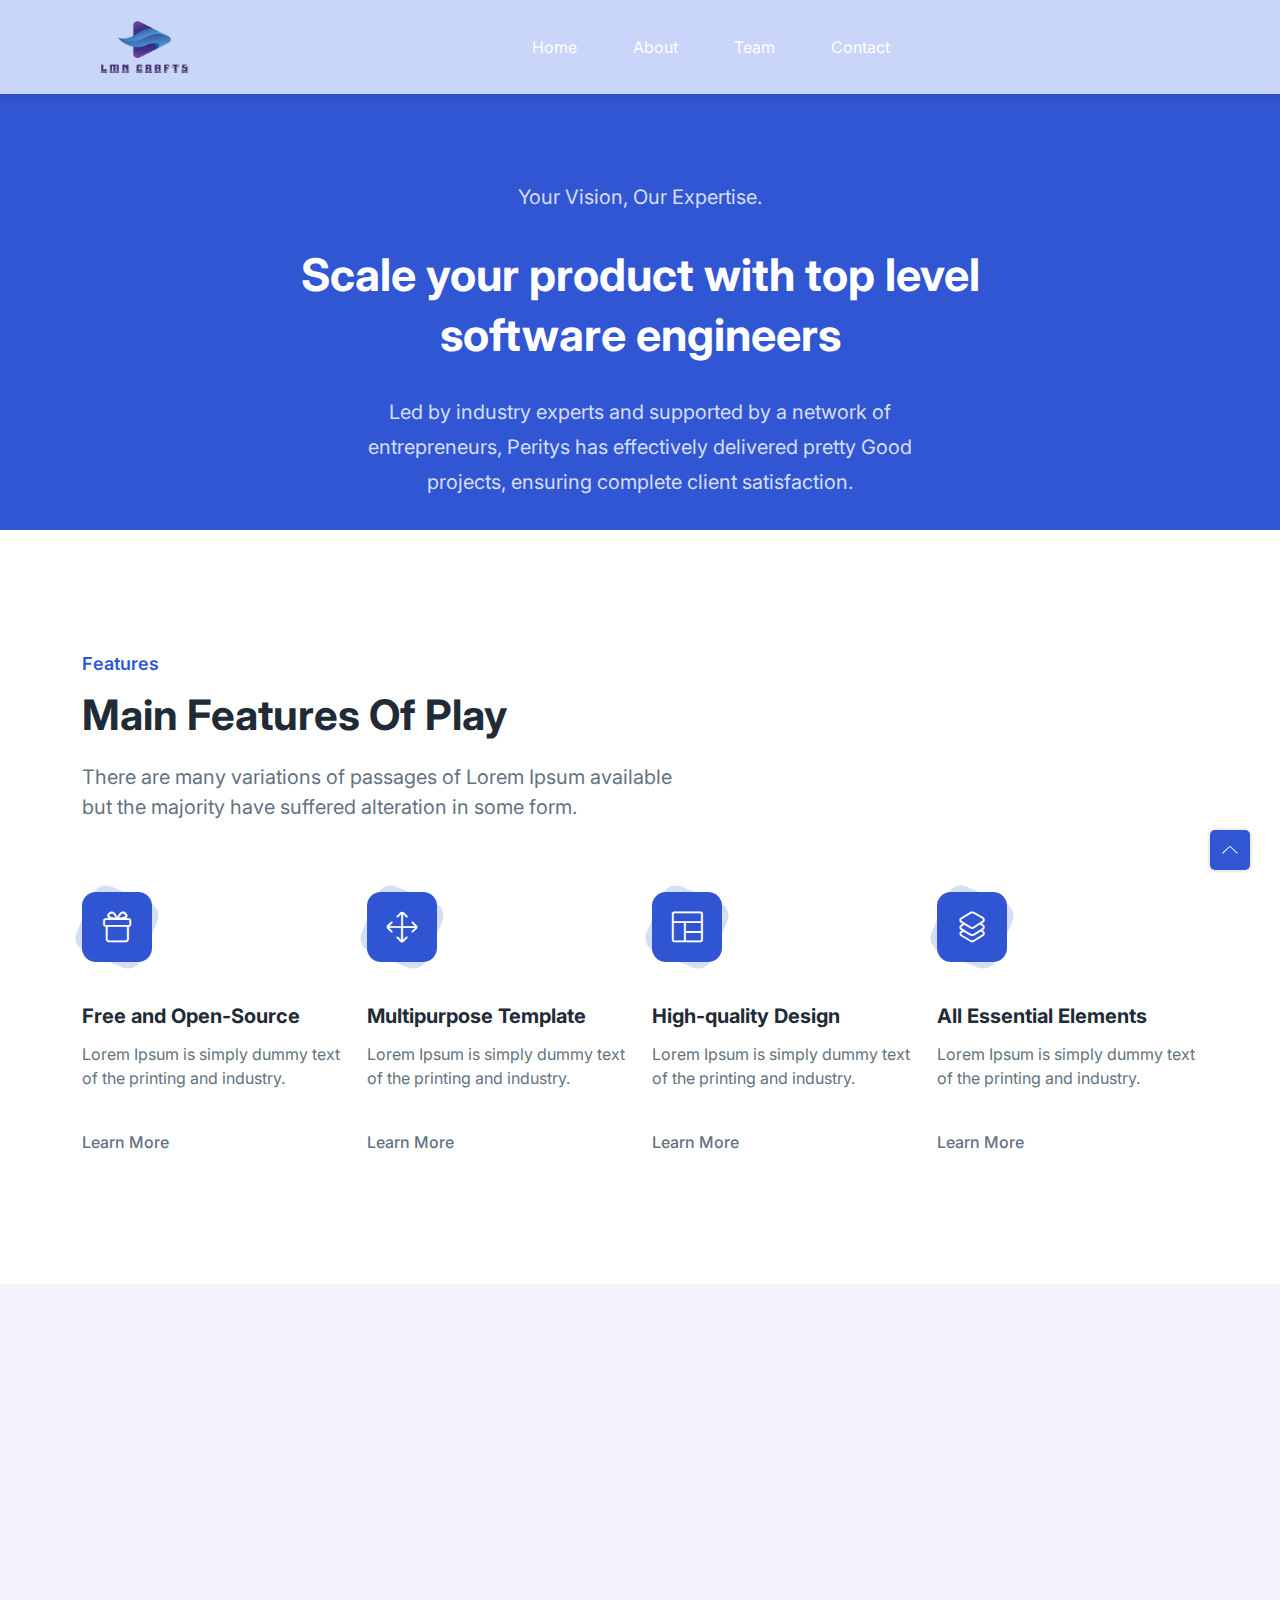
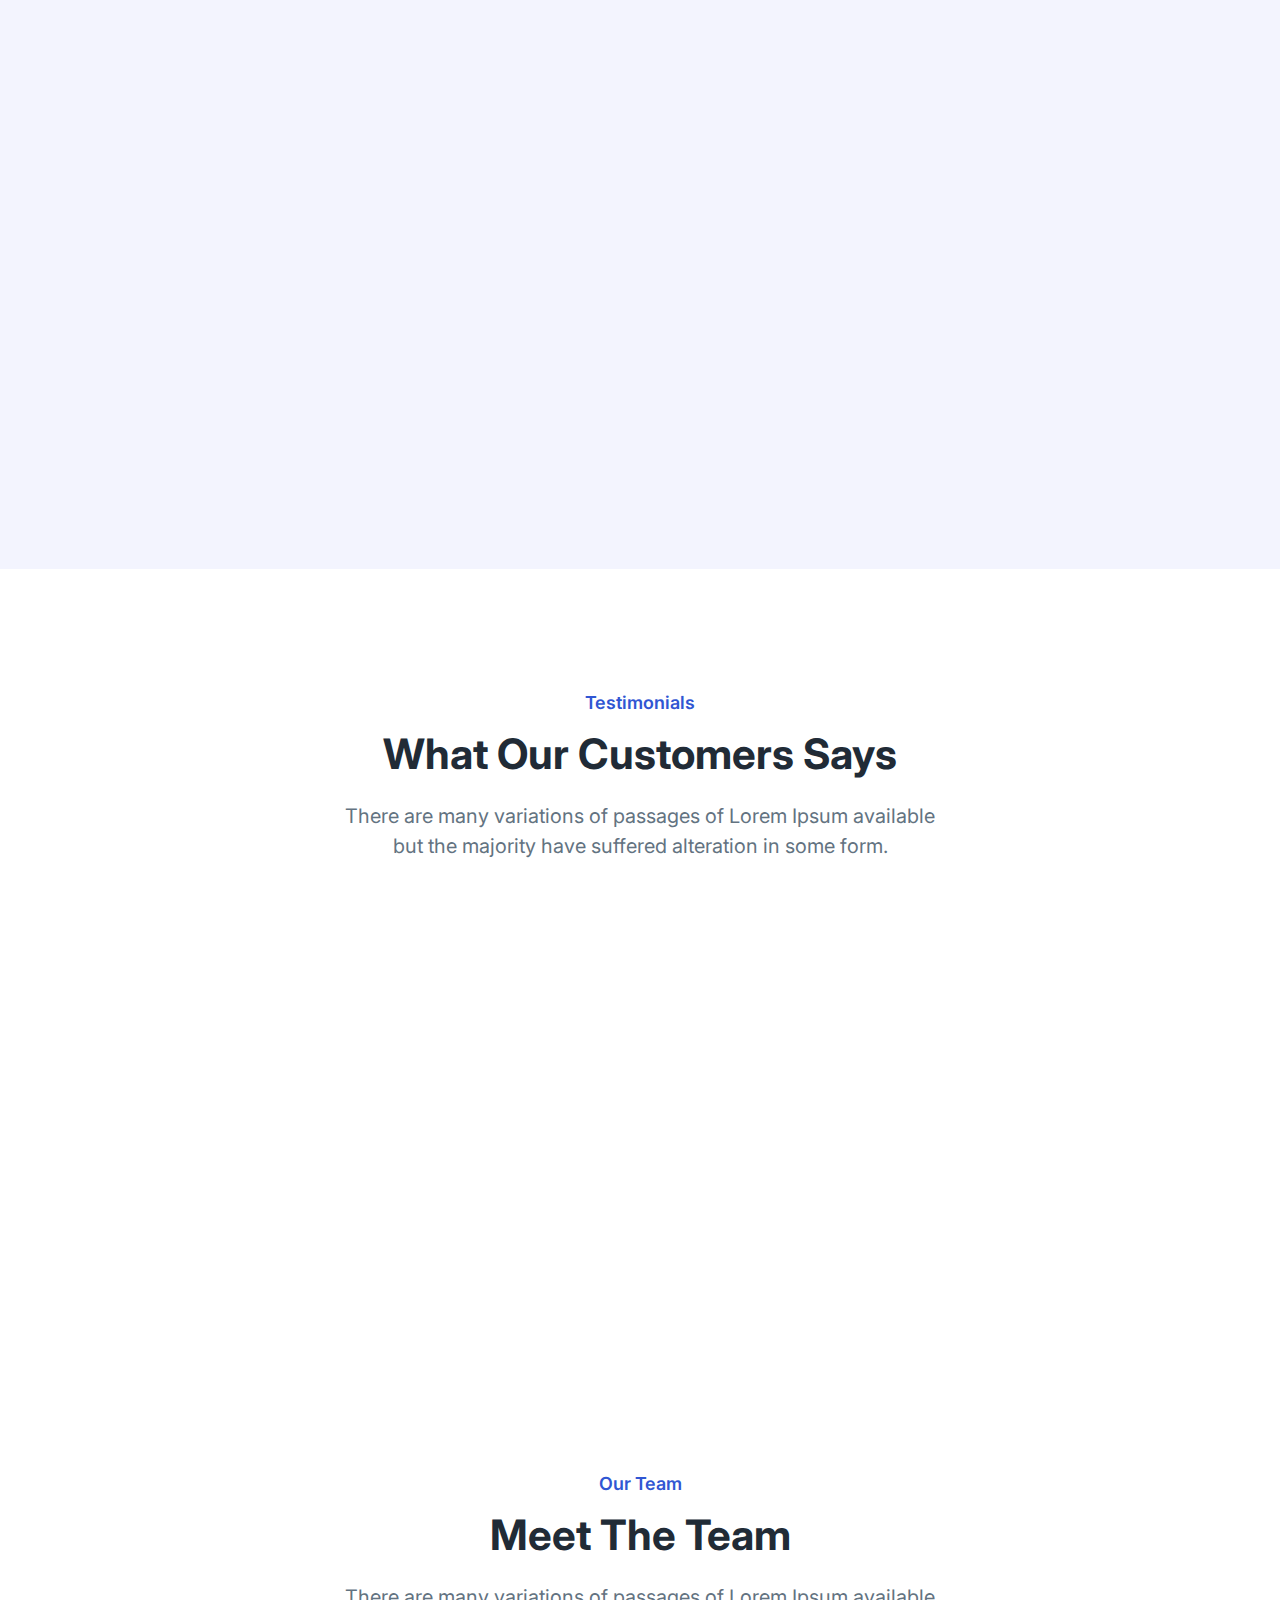
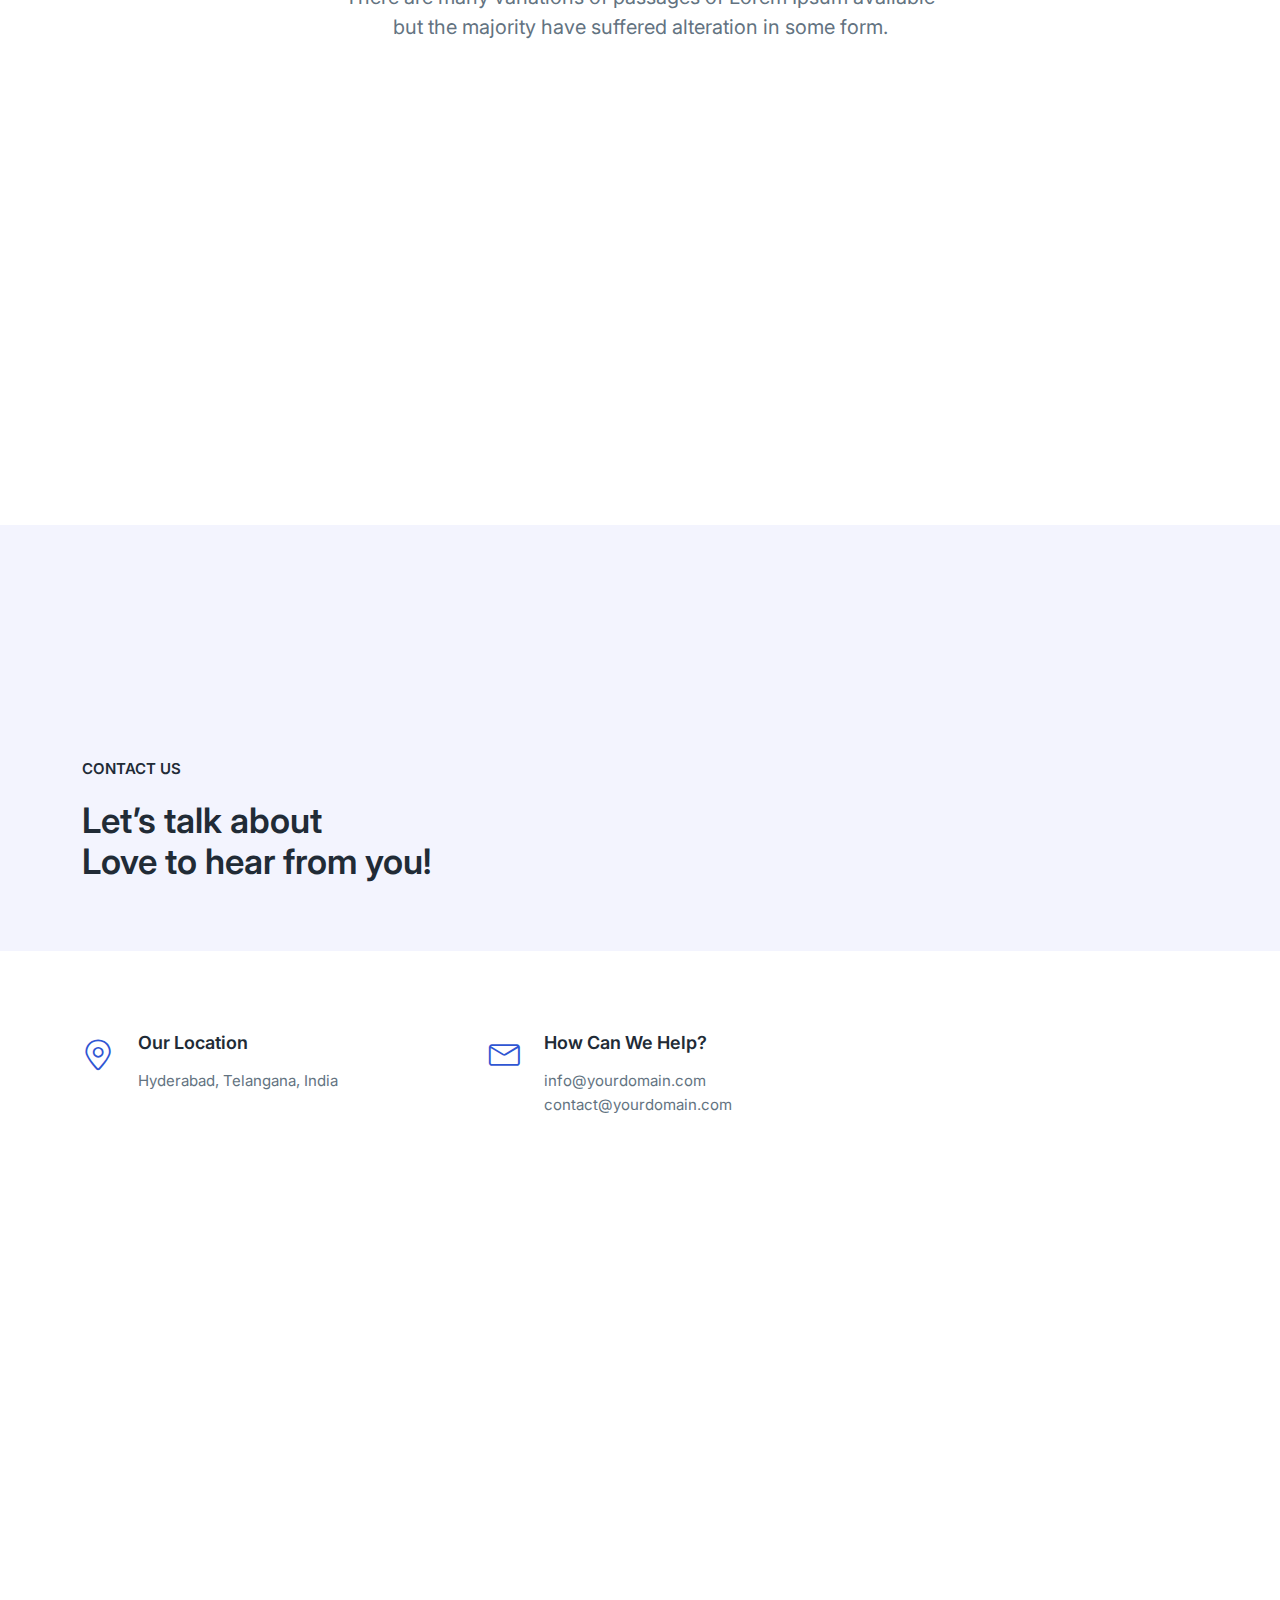
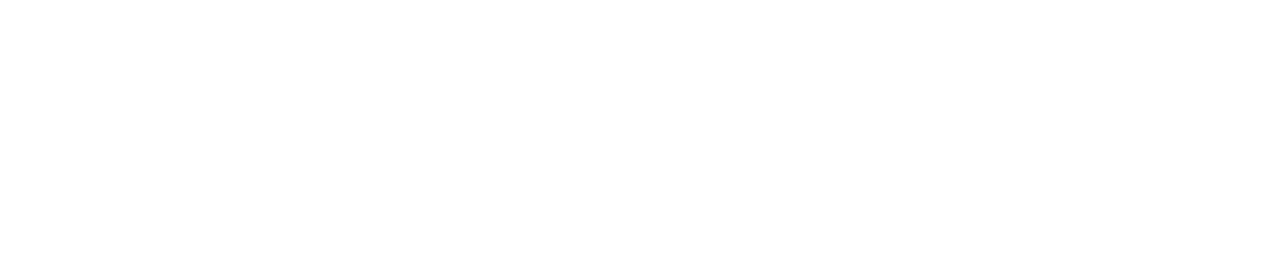
<file: index.html>
<!DOCTYPE html>
<html lang="en">
  <head>
    <meta charset="UTF-8" />
    <meta http-equiv="X-UA-Compatible" content="IE=edge" />
    <meta name="viewport" content="width=device-width, initial-scale=1.0" />
    <title>Lemon Crafts | Creative Web Page Creators</title>

    <!-- Primary Meta Tags -->
<meta name="title" content="Play - Free Open Source HTML Bootstrap Template by UIdeck">
<meta name="description" content="Play - Free Open Source HTML Bootstrap Template by UIdeck Team">

<!-- Open Graph / Facebook -->
<meta property="og:type" content="website">
<meta property="og:url" content="https://uideck.com/play/">
<meta property="og:title" content="Play - Free Open Source HTML Bootstrap Template by UIdeck">
<meta property="og:description" content="Play - Free Open Source HTML Bootstrap Template by UIdeck Team">
<meta property="og:image" content="https://uideck.com/wp-content/uploads/2021/09/play-meta-bs.jpg">

<!-- Twitter -->
<meta property="twitter:card" content="summary_large_image">
<meta property="twitter:url" content="https://uideck.com/play/">
<meta property="twitter:title" content="Play - Free Open Source HTML Bootstrap Template by UIdeck">
<meta property="twitter:description" content="Play - Free Open Source HTML Bootstrap Template by UIdeck Team">
<meta property="twitter:image" content="https://uideck.com/wp-content/uploads/2021/09/play-meta-bs.jpg">

    <!--====== Favicon Icon ======-->
    <link
      rel="shortcut icon"
      href="assets/images/favicon.svg"
      type="image/svg"
    />

    <!-- ===== All CSS files ===== -->
    <link rel="stylesheet" href="assets/css/bootstrap.min.css" />
    <link rel="stylesheet" href="assets/css/animate.css" />
    <link rel="stylesheet" href="assets/css/lineicons.css" />
    <link rel="stylesheet" href="assets/css/ud-styles.css" />
  </head>
  <body>
    <!-- ====== Header Start ====== -->
    <!-- <header class="ud-header">
      <div class="container">
        <div class="row">
          <div class="col-lg-12">
            <nav class="navbar navbar-expand-lg">
              <a class="navbar-brand" href="index.html">
                <img src="assets/images/logo/lmn-logo.png" alt="Logo" height="85" width="157" />
              </a>
              <button class="navbar-toggler" type="button" data-bs-toggle="collapse" data-bs-target="#navbarNav">
                <span class="toggler-icon"></span>
                <span class="toggler-icon"></span>
                <span class="toggler-icon"></span>
              </button>
              <div class="collapse navbar-collapse justify-content-end" id="navbarNav">
                <ul id="nav" class="navbar-nav">
                  <li class="nav-item">
                    <a class="ud-menu-scroll nav-link" href="#home">Home</a>
                  </li>
                  <li class="nav-item">
                    <a class="ud-menu-scroll nav-link" href="#about">About</a>
                  </li>
                  <li class="nav-item">
                    <a class="ud-menu-scroll nav-link" href="#team">Team</a>
                  </li>
                  <li class="nav-item">
                    <a class="ud-menu-scroll nav-link" href="#contact">Contact</a>
                  </li>
                </ul>
              </div>
            </nav>
          </div>
        </div>
      </div>
    </header>
     -->







    <header class="ud-header">
      <div class="container">
        <div class="row">
          <div class="col-lg-12">
            <nav class="navbar navbar-expand-lg">
              <a class="navbar-brand" href="index.html">
                <img src="assets/images/logo/lmn-logo.png" alt="Logo" height="68"  width="125" />
              </a>
              <button class="navbar-toggler">
                <span class="toggler-icon"> </span>
                <span class="toggler-icon"> </span>
                <span class="toggler-icon"> </span>
              </button>

              <div class="navbar-collapse">
                <ul id="nav" class="navbar-nav mx-auto">
                  <li class="nav-item">
                    <a class="ud-menu-scroll" href="#home">Home</a>
                  </li>

                  <li class="nav-item">
                    <a class="ud-menu-scroll" href="#about">About</a>
                  </li>
                  <li class="nav-item">
                    <a class="ud-menu-scroll" href="#team">Team</a>
                  </li>
                  <li class="nav-item">
                    <a class="ud-menu-scroll" href="#contact">Contact</a>
                  </li>
                </ul>
              </div>
            </nav>
          </div>
        </div>
      </div>
    </header>
    <!-- ====== Header End ====== -->

    <!-- ====== Hero Start ====== -->
    <section class="ud-hero" id="home">
      <div class="container">
        <div class="row">
          <div class="col-lg-12">
            <div class="ud-hero-content wow fadeInUp" data-wow-delay=".2s">
              <h3 class="ud-hero-desc">
                Your Vision, Our Expertise.
              </h3>
              <h1 class="ud-hero-title">
                Scale your product with top level software engineers
              </h1>
              <p class="ud-hero-desc">
                Led by industry experts and supported by a network of entrepreneurs, Peritys has effectively delivered pretty Good projects, ensuring complete client satisfaction.
              </p>

            </div>
          </div>
        </div>
      </div>
    </section>
    <!-- ====== Hero End ====== -->

    <!-- ====== Features Start ====== -->
    <section id="features" class="ud-features">
      <div class="container">
        <div class="row">
          <div class="col-lg-12">
            <div class="ud-section-title">
              <span>Features</span>
              <h2>Main Features of Play</h2>
              <p>
                There are many variations of passages of Lorem Ipsum available
                but the majority have suffered alteration in some form.
              </p>
            </div>
          </div>
        </div>
        <div class="row">
          <div class="col-xl-3 col-lg-3 col-sm-6">
            <div class="ud-single-feature wow fadeInUp" data-wow-delay=".1s">
              <div class="ud-feature-icon">
                <i class="lni lni-gift"></i>
              </div>
              <div class="ud-feature-content">
                <h3 class="ud-feature-title">Free and Open-Source</h3>
                <p class="ud-feature-desc">
                  Lorem Ipsum is simply dummy text of the printing and industry.
                </p>
                <a href="javascript:void(0)" class="ud-feature-link">
                  Learn More
                </a>
              </div>
            </div>
          </div>
          <div class="col-xl-3 col-lg-3 col-sm-6">
            <div class="ud-single-feature wow fadeInUp" data-wow-delay=".15s">
              <div class="ud-feature-icon">
                <i class="lni lni-move"></i>
              </div>
              <div class="ud-feature-content">
                <h3 class="ud-feature-title">Multipurpose Template</h3>
                <p class="ud-feature-desc">
                  Lorem Ipsum is simply dummy text of the printing and industry.
                </p>
                <a href="javascript:void(0)" class="ud-feature-link">
                  Learn More
                </a>
              </div>
            </div>
          </div>
          <div class="col-xl-3 col-lg-3 col-sm-6">
            <div class="ud-single-feature wow fadeInUp" data-wow-delay=".2s">
              <div class="ud-feature-icon">
                <i class="lni lni-layout"></i>
              </div>
              <div class="ud-feature-content">
                <h3 class="ud-feature-title">High-quality Design</h3>
                <p class="ud-feature-desc">
                  Lorem Ipsum is simply dummy text of the printing and industry.
                </p>
                <a href="javascript:void(0)" class="ud-feature-link">
                  Learn More
                </a>
              </div>
            </div>
          </div>
          <div class="col-xl-3 col-lg-3 col-sm-6">
            <div class="ud-single-feature wow fadeInUp" data-wow-delay=".25s">
              <div class="ud-feature-icon">
                <i class="lni lni-layers"></i>
              </div>
              <div class="ud-feature-content">
                <h3 class="ud-feature-title">All Essential Elements</h3>
                <p class="ud-feature-desc">
                  Lorem Ipsum is simply dummy text of the printing and industry.
                </p>
                <a href="javascript:void(0)" class="ud-feature-link">
                  Learn More
                </a>
              </div>
            </div>
          </div>
        </div>
      </div>
    </section>
    <!-- ====== Features End ====== -->

    <!-- ====== About Start ====== -->
    <section id="about" class="ud-about">
      <div class="container">
        <div class="ud-about-wrapper wow fadeInUp" data-wow-delay=".2s">
          <div class="ud-about-content-wrapper">
            <div class="ud-about-content">
              <span class="tag">About Us</span>
              <h2>Brilliant Toolkit to Build Nextgen Website Faster.</h2>
              <p>
                The main ‘thrust’ is to focus on educating attendees on how to
                best protect highly vulnerable business applications with
                interactive panel discussions and roundtables led by subject
                matter experts.
              </p>

              <p>
                The main ‘thrust’ is to focus on educating attendees on how to
                best protect highly vulnerable business applications with
                interactive panel.
              </p>
              <a href="javascript:void(0)" class="ud-main-btn">Learn More</a>
            </div>
          </div>
          <div class="ud-about-image">
            <img src="assets/images/about/about-image.svg" alt="about-image" />
          </div>
        </div>
      </div>
    </section>

    <!-- ====== Testimonials Start ====== -->
    <section id="testimonials" class="ud-testimonials">
      <div class="container">
        <div class="row">
          <div class="col-lg-12">
            <div class="ud-section-title mx-auto text-center">
              <span>Testimonials</span>
              <h2>What our Customers Says</h2>
              <p>
                There are many variations of passages of Lorem Ipsum available
                but the majority have suffered alteration in some form.
              </p>
            </div>
          </div>
        </div>

        <div class="row">
          <div class="col-lg-4 col-md-6">
            <div
              class="ud-single-testimonial wow fadeInUp"
              data-wow-delay=".1s"
            >
              <div class="ud-testimonial-ratings">
                <i class="lni lni-star-filled"></i>
                <i class="lni lni-star-filled"></i>
                <i class="lni lni-star-filled"></i>
                <i class="lni lni-star-filled"></i>
                <i class="lni lni-star-filled"></i>
              </div>
              <div class="ud-testimonial-content">
                <p>
                  “Our members are so impressed. It's intuitive. It's clean.
                  It's distraction free. If you're building a community.
                </p>
              </div>
              <div class="ud-testimonial-info">
                <div class="ud-testimonial-image">
                  <img
                    src="assets/images/testimonials/author-01.png"
                    alt="author"
                  />
                </div>
                <div class="ud-testimonial-meta">
                  <h4>Sabo Masties</h4>
                  <p>Founder @UIdeck</p>
                </div>
              </div>
            </div>
          </div>
          <div class="col-lg-4 col-md-6">
            <div
              class="ud-single-testimonial wow fadeInUp"
              data-wow-delay=".15s"
            >
              <div class="ud-testimonial-ratings">
                <i class="lni lni-star-filled"></i>
                <i class="lni lni-star-filled"></i>
                <i class="lni lni-star-filled"></i>
                <i class="lni lni-star-filled"></i>
                <i class="lni lni-star-filled"></i>
              </div>
              <div class="ud-testimonial-content">
                <p>
                  “Our members are so impressed. It's intuitive. It's clean.
                  It's distraction free. If you're building a community.
                </p>
              </div>
              <div class="ud-testimonial-info">
                <div class="ud-testimonial-image">
                  <img
                    src="assets/images/testimonials/author-02.png"
                    alt="author"
                  />
                </div>
                <div class="ud-testimonial-meta">
                  <h4>Margin Gesmu</h4>
                  <p>Founder @Lineicons</p>
                </div>
              </div>
            </div>
          </div>
          <div class="col-lg-4 col-md-6">
            <div
              class="ud-single-testimonial wow fadeInUp"
              data-wow-delay=".2s"
            >
              <div class="ud-testimonial-ratings">
                <i class="lni lni-star-filled"></i>
                <i class="lni lni-star-filled"></i>
                <i class="lni lni-star-filled"></i>
                <i class="lni lni-star-filled"></i>
                <i class="lni lni-star-filled"></i>
              </div>
              <div class="ud-testimonial-content">
                <p>
                  “Our members are so impressed. It's intuitive. It's clean.
                  It's distraction free. If you're building a community.
                </p>
              </div>
              <div class="ud-testimonial-info">
                <div class="ud-testimonial-image">
                  <img
                    src="assets/images/testimonials/author-03.png"
                    alt="author"
                  />
                </div>
                <div class="ud-testimonial-meta">
                  <h4>William Smith</h4>
                  <p>Founder @GrayGrids</p>
                </div>
              </div>
            </div>
          </div>
        </div>
        <div class="row">
          <div class="col-lg-12">
            <div class="ud-brands wow fadeInUp" data-wow-delay=".2s">
              <div class="ud-title">
                <h6>Trusted and Used by</h6>
              </div>
              <div class="ud-brands-logo">
                <div class="ud-single-logo">
                  <img src="assets/images/brands/ayroui.svg" alt="ayroui" />
                </div>
                <div class="ud-single-logo">
                  <img src="assets/images/brands/uideck.svg" alt="uideck" />
                </div>
                <div class="ud-single-logo">
                  <img
                    src="assets/images/brands/graygrids.svg"
                    alt="graygrids"
                  />
                </div>
                <div class="ud-single-logo">
                  <img
                    src="assets/images/brands/lineicons.svg"
                    alt="lineicons"
                  />
                </div>
                <div class="ud-single-logo">
                  <img
                    src="assets/images/brands/ecommerce-html.svg"
                    alt="ecommerce-html"
                  />
                </div>
              </div>
            </div>
          </div>
        </div>
      </div>
    </section>
    <!-- ====== Testimonials End ====== -->

    <!-- ====== Team Start ====== -->
    <section id="team" class="ud-team">
      <div class="container">
        <div class="row">
          <div class="col-lg-12">
            <div class="ud-section-title mx-auto text-center">
              <span>Our Team</span>
              <h2>Meet The Team</h2>
              <p>
                There are many variations of passages of Lorem Ipsum available
                but the majority have suffered alteration in some form.
              </p>
            </div>
          </div>
        </div>

        <div class="row">
          <div class="col-xl-3 col-lg-3 col-sm-6">
            <div class="ud-single-team wow fadeInUp" data-wow-delay=".1s">
              <div class="ud-team-image-wrapper">
                <div class="ud-team-image">
                  <img src="assets/images/team/mahesh-1.jpg" alt="team" />
                </div>

                <img
                  src="assets/images/team/dotted-shape.svg"
                  alt="shape"
                  class="shape shape-1"
                />
                <img
                  src="assets/images/team/shape-2.svg"
                  alt="shape"
                  class="shape shape-2"
                />
              </div>
              <div class="ud-team-info">
                <h5>Mahesh Madduluri</h5>
                <h6>Developer</h6>
              </div>
              <ul class="ud-team-socials">
                <li>
                  <a href="https://twitter.com/MusharofChy">
                    <i class="lni lni-facebook-filled"></i>
                  </a>
                </li>
                <li>
                  <a href="https://twitter.com/MusharofChy">
                    <i class="lni lni-twitter-filled"></i>
                  </a>
                </li>
                <li>
                  <a href="https://twitter.com/MusharofChy">
                    <i class="lni lni-instagram-filled"></i>
                  </a>
                </li>
              </ul>
            </div>
          </div>
          <div class="col-xl-3 col-lg-3 col-sm-6">
            <div class="ud-single-team wow fadeInUp" data-wow-delay=".15s">
              <div class="ud-team-image-wrapper">
                <div class="ud-team-image">
                  <img src="assets/images/team/nithish.png" alt="team" />
                </div>

                <img
                  src="assets/images/team/dotted-shape.svg"
                  alt="shape"
                  class="shape shape-1"
                />
                <img
                  src="assets/images/team/shape-2.svg"
                  alt="shape"
                  class="shape shape-2"
                />
              </div>
              <div class="ud-team-info">
                <h5>Nithish Ravella</h5>
                <h6>Product Designer & Bussiness Analysit</h6>
              </div>
              <ul class="ud-team-socials">
                <li>
                  <a href="https://twitter.com/MusharofChy">
                    <i class="lni lni-facebook-filled"></i>
                  </a>
                </li>
                <li>
                  <a href="https://twitter.com/MusharofChy">
                    <i class="lni lni-twitter-filled"></i>
                  </a>
                </li>
                <li>
                  <a href="https://twitter.com/MusharofChy">
                    <i class="lni lni-instagram-filled"></i>
                  </a>
                </li>
              </ul>
            </div>
          </div>
          <div class="col-xl-3 col-lg-3 col-sm-6">
            <div class="ud-single-team wow fadeInUp" data-wow-delay=".2s">
              <div class="ud-team-image-wrapper">
                <div class="ud-team-image">
                  <img src="assets/images/team/team-03.png" alt="team" />
                </div>

                <img
                  src="assets/images/team/dotted-shape.svg"
                  alt="shape"
                  class="shape shape-1"
                />
                <img
                  src="assets/images/team/shape-2.svg"
                  alt="shape"
                  class="shape shape-2"
                />
              </div>
              <div class="ud-team-info">
                <h5>Andrieo Gloree</h5>
                <h6>App Developer</h6>
              </div>
              <ul class="ud-team-socials">
                <li>
                  <a href="https://twitter.com/MusharofChy">
                    <i class="lni lni-facebook-filled"></i>
                  </a>
                </li>
                <li>
                  <a href="https://twitter.com/MusharofChy">
                    <i class="lni lni-twitter-filled"></i>
                  </a>
                </li>
                <li>
                  <a href="https://twitter.com/MusharofChy">
                    <i class="lni lni-instagram-filled"></i>
                  </a>
                </li>
              </ul>
            </div>
          </div>
          <div class="col-xl-3 col-lg-3 col-sm-6">
            <div class="ud-single-team wow fadeInUp" data-wow-delay=".25s">
              <div class="ud-team-image-wrapper">
                <div class="ud-team-image">
                  <img src="assets/images/team/team-04.png" alt="team" />
                </div>

                <img
                  src="assets/images/team/dotted-shape.svg"
                  alt="shape"
                  class="shape shape-1"
                />
                <img
                  src="assets/images/team/shape-2.svg"
                  alt="shape"
                  class="shape shape-2"
                />
              </div>
              <div class="ud-team-info">
                <h5>Jackie Sanders</h5>
                <h6>Content Writer</h6>
              </div>
              <ul class="ud-team-socials">
                <li>
                  <a href="https://twitter.com/MusharofChy">
                    <i class="lni lni-facebook-filled"></i>
                  </a>
                </li>
                <li>
                  <a href="https://twitter.com/MusharofChy">
                    <i class="lni lni-twitter-filled"></i>
                  </a>
                </li>
                <li>
                  <a href="https://twitter.com/MusharofChy">
                    <i class="lni lni-instagram-filled"></i>
                  </a>
                </li>
              </ul>
            </div>
          </div>
        </div>
      </div>
    </section>
    <!-- ====== Team End ====== -->

    <!-- ====== Contact Start ====== -->
    <section id="contact" class="ud-contact">
      <div class="container">
        <div class="row align-items-center">
          <div class="col-xl-8 col-lg-7">
            <div class="ud-contact-content-wrapper">
              <div class="ud-contact-title">
                <span>CONTACT US</span>
                <h2>
                  Let’s talk about <br />
                  Love to hear from you!
                </h2>
              </div>
              <div class="ud-contact-info-wrapper">
                <div class="ud-single-info">
                  <div class="ud-info-icon">
                    <i class="lni lni-map-marker"></i>
                  </div>
                  <div class="ud-info-meta">
                    <h5>Our Location</h5>
                    <p>Hyderabad, Telangana, India</p>
                  </div>
                </div>
                <div class="ud-single-info">
                  <div class="ud-info-icon">
                    <i class="lni lni-envelope"></i>
                  </div>
                  <div class="ud-info-meta">
                    <h5>How Can We Help?</h5>
                    <p>info@yourdomain.com</p>
                    <p>contact@yourdomain.com</p>
                  </div>
                </div>
              </div>
            </div>
          </div>
          <div class="col-xl-4 col-lg-5">
            <div
              class="ud-contact-form-wrapper wow fadeInUp"
              data-wow-delay=".2s"
            >
              <h3 class="ud-contact-form-title">Send us a Message</h3>
              <form class="ud-contact-form">
                <div class="ud-form-group">
                  <label for="fullName">Full Name*</label>
                  <input
                    type="text"
                    name="fullName"
                    placeholder="Adam Gelius"
                  />
                </div>
                <div class="ud-form-group">
                  <label for="email">Email*</label>
                  <input
                    type="email"
                    name="email"
                    placeholder="example@yourmail.com"
                  />
                </div>
                <div class="ud-form-group">
                  <label for="phone">Phone*</label>
                  <input
                    type="text"
                    name="phone"
                    placeholder="+885 1254 5211 552"
                  />
                </div>
                <div class="ud-form-group">
                  <label for="message">Message*</label>
                  <textarea
                    name="message"
                    rows="1"
                    placeholder="type your message here"
                  ></textarea>
                </div>
                <div class="ud-form-group mb-0">
                  <button type="submit" class="ud-main-btn">
                    Send Message
                  </button>
                </div>
              </form>
            </div>
          </div>
        </div>
      </div>
    </section>
    <!-- ====== Contact End ====== -->

    <!-- ====== Footer Start ====== -->
    <footer class="ud-footer wow fadeInUp" data-wow-delay=".15s">
      <div class="shape shape-1">
        <img src="assets/images/footer/shape-1.svg" alt="shape" />
      </div>
      <div class="shape shape-2">
        <img src="assets/images/footer/shape-2.svg" alt="shape" />
      </div>
      <div class="shape shape-3">
        <img src="assets/images/footer/shape-3.svg" alt="shape" />
      </div>
      <div class="ud-footer-widgets">
        <div class="container">
          <div class="row">
            <div class="col-xl-3 col-lg-4 col-md-6">
              <div class="ud-widget">
                <a href="index.html" class="ud-footer-logo">
                  <img src="assets/images/logo/lmn-logo.png" alt="logo" />
                </a>
                <p class="ud-widget-desc">
                  We create digital experiences for brands and companies by
                  using technology.
                </p>
                <ul class="ud-widget-socials">
                  <li>
                    <a href="https://twitter.com/MusharofChy">
                      <i class="lni lni-facebook-filled"></i>
                    </a>
                  </li>
                  <li>
                    <a href="https://twitter.com/MusharofChy">
                      <i class="lni lni-twitter-filled"></i>
                    </a>
                  </li>
                  <li>
                    <a href="https://twitter.com/MusharofChy">
                      <i class="lni lni-instagram-filled"></i>
                    </a>
                  </li>
                  <li>
                    <a href="https://twitter.com/MusharofChy">
                      <i class="lni lni-linkedin-original"></i>
                    </a>
                  </li>
                </ul>
              </div>
            </div>

            <div class="col-xl-2 col-lg-2 col-md-6 col-sm-6">
              <div class="ud-widget">
                <h5 class="ud-widget-title">About Us</h5>
                <ul class="ud-widget-links">
                  <li>
                    <a href="javascript:void(0)">Home</a>
                  </li>
                  <li>
                    <a href="javascript:void(0)">Features</a>
                  </li>
                  <li>
                    <a href="javascript:void(0)">About</a>
                  </li>
                  <li>
                    <a href="javascript:void(0)">Testimonial</a>
                  </li>
                </ul>
              </div>
            </div>
            <div class="col-xl-2 col-lg-3 col-md-6 col-sm-6">
              <div class="ud-widget">
                <h5 class="ud-widget-title">Features</h5>
                <ul class="ud-widget-links">
                  <li>
                    <a href="javascript:void(0)">How it works</a>
                  </li>
                  <li>
                    <a href="javascript:void(0)">Privacy policy</a>
                  </li>
                  <li>
                    <a href="javascript:void(0)">Terms of service</a>
                  </li>
                  <li>
                    <a href="javascript:void(0)">Refund policy</a>
                  </li>
                </ul>
              </div>
            </div>
            <div class="col-xl-2 col-lg-3 col-md-6 col-sm-6">
              <div class="ud-widget">
                <h5 class="ud-widget-title">Our Products</h5>
                <ul class="ud-widget-links">
                  <li>
                    <a
                      href="https://lineicons.com/"
                      rel="nofollow noopner"
                      target="_blank"
                      >Lineicons
                    </a>
                  </li>
                  <li>
                    <a
                      href="https://ecommercehtml.com/"
                      rel="nofollow noopner"
                      target="_blank"
                      >Ecommerce HTML</a
                    >
                  </li>
                  <li>
                    <a
                      href="https://ayroui.com/"
                      rel="nofollow noopner"
                      target="_blank"
                      >Ayro UI</a
                    >
                  </li>
                  <li>
                    <a
                      href="https://graygrids.com/"
                      rel="nofollow noopner"
                      target="_blank"
                      >Plain Admin</a
                    >
                  </li>
                </ul>
              </div>
            </div>
            <!-- <div class="col-xl-3 col-lg-6 col-md-8 col-sm-10">
              <div class="ud-widget">
                <h5 class="ud-widget-title">Partners</h5>
                <ul class="ud-widget-brands">
                  <li>
                    <a
                      href="https://ayroui.com/"
                      rel="nofollow noopner"
                      target="_blank"
                    >
                      <img
                        src="assets/images/footer/brands/ayroui.svg"
                        alt="ayroui"
                      />
                    </a>
                  </li>
                  <li>
                    <a
                      href="https://ecommercehtml.com/"
                      rel="nofollow noopner"
                      target="_blank"
                    >
                      <img
                        src="assets/images/footer/brands/ecommerce-html.svg"
                        alt="ecommerce-html"
                      />
                    </a>
                  </li>
                  <li>
                    <a
                      href="https://graygrids.com/"
                      rel="nofollow noopner"
                      target="_blank"
                    >
                      <img
                        src="assets/images/footer/brands/graygrids.svg"
                        alt="graygrids"
                      />
                    </a>
                  </li>
                  <li>
                    <a
                      href="https://lineicons.com/"
                      rel="nofollow noopner"
                      target="_blank"
                    >
                      <img
                        src="assets/images/footer/brands/lineicons.svg"
                        alt="lineicons"
                      />
                    </a>
                  </li>
                  <li>
                    <a
                      href="https://uideck.com/"
                      rel="nofollow noopner"
                      target="_blank"
                    >
                      <img
                        src="assets/images/footer/brands/uideck.svg"
                        alt="uideck"
                      />
                    </a>
                  </li>
                  <li>
                    <a
                      href="https://tailwindtemplates.co/"
                      rel="nofollow noopner"
                      target="_blank"
                    >
                      <img
                        src="assets/images/footer/brands/tailwindtemplates.svg"
                        alt="tailwindtemplates"
                      />
                    </a>
                  </li>
                </ul>
              </div>
            </div> -->
          </div>
        </div>
      </div>
      <div class="ud-footer-bottom">
        <div class="container">
          <div class="row">
            <div class="col-md-8">
              <ul class="ud-footer-bottom-left">
                <li>
                  <a href="javascript:void(0)">Privacy policy</a>
                </li>
                <li>
                  <a href="javascript:void(0)">Support policy</a>
                </li>
                <li>
                  <a href="javascript:void(0)">Terms of service</a>
                </li>
              </ul>
            </div>
            <!-- <div class="col-md-4">
              <p class="ud-footer-bottom-right">
                Designed and Developed by
                <a href="https://uideck.com" rel="nofollow">UIdeck</a>
              </p>
            </div> -->
          </div>
        </div>
      </div>
    </footer>
    <!-- ====== Footer End ====== -->

    <!-- ====== Back To Top Start ====== -->
    <a href="javascript:void(0)" class="back-to-top">
      <i class="lni lni-chevron-up"> </i>
    </a>
    <!-- ====== Back To Top End ====== -->

    <!-- ====== All Javascript Files ====== -->
    <script src="assets/js/bootstrap.bundle.min.js"></script>
    <script src="assets/js/wow.min.js"></script>
    <script src="assets/js/main.js"></script>
    <script>
      // ==== for menu scroll
      const pageLink = document.querySelectorAll(".ud-menu-scroll");

      pageLink.forEach((elem) => {
        elem.addEventListener("click", (e) => {
          e.preventDefault();
          document.querySelector(elem.getAttribute("href")).scrollIntoView({
            behavior: "smooth",
            offsetTop: 1 - 60,
          });
        });
      });

      // section menu active
      function onScroll(event) {
        const sections = document.querySelectorAll(".ud-menu-scroll");
        const scrollPos =
          window.pageYOffset ||
          document.documentElement.scrollTop ||
          document.body.scrollTop;

        for (let i = 0; i < sections.length; i++) {
          const currLink = sections[i];
          const val = currLink.getAttribute("href");
          const refElement = document.querySelector(val);
          const scrollTopMinus = scrollPos + 73;
          if (
            refElement.offsetTop <= scrollTopMinus &&
            refElement.offsetTop + refElement.offsetHeight > scrollTopMinus
          ) {
            document
              .querySelector(".ud-menu-scroll")
              .classList.remove("active");
            currLink.classList.add("active");
          } else {
            currLink.classList.remove("active");
          }
        }
      }

      window.document.addEventListener("scroll", onScroll);
    </script>
  </body>
</html>
</file>
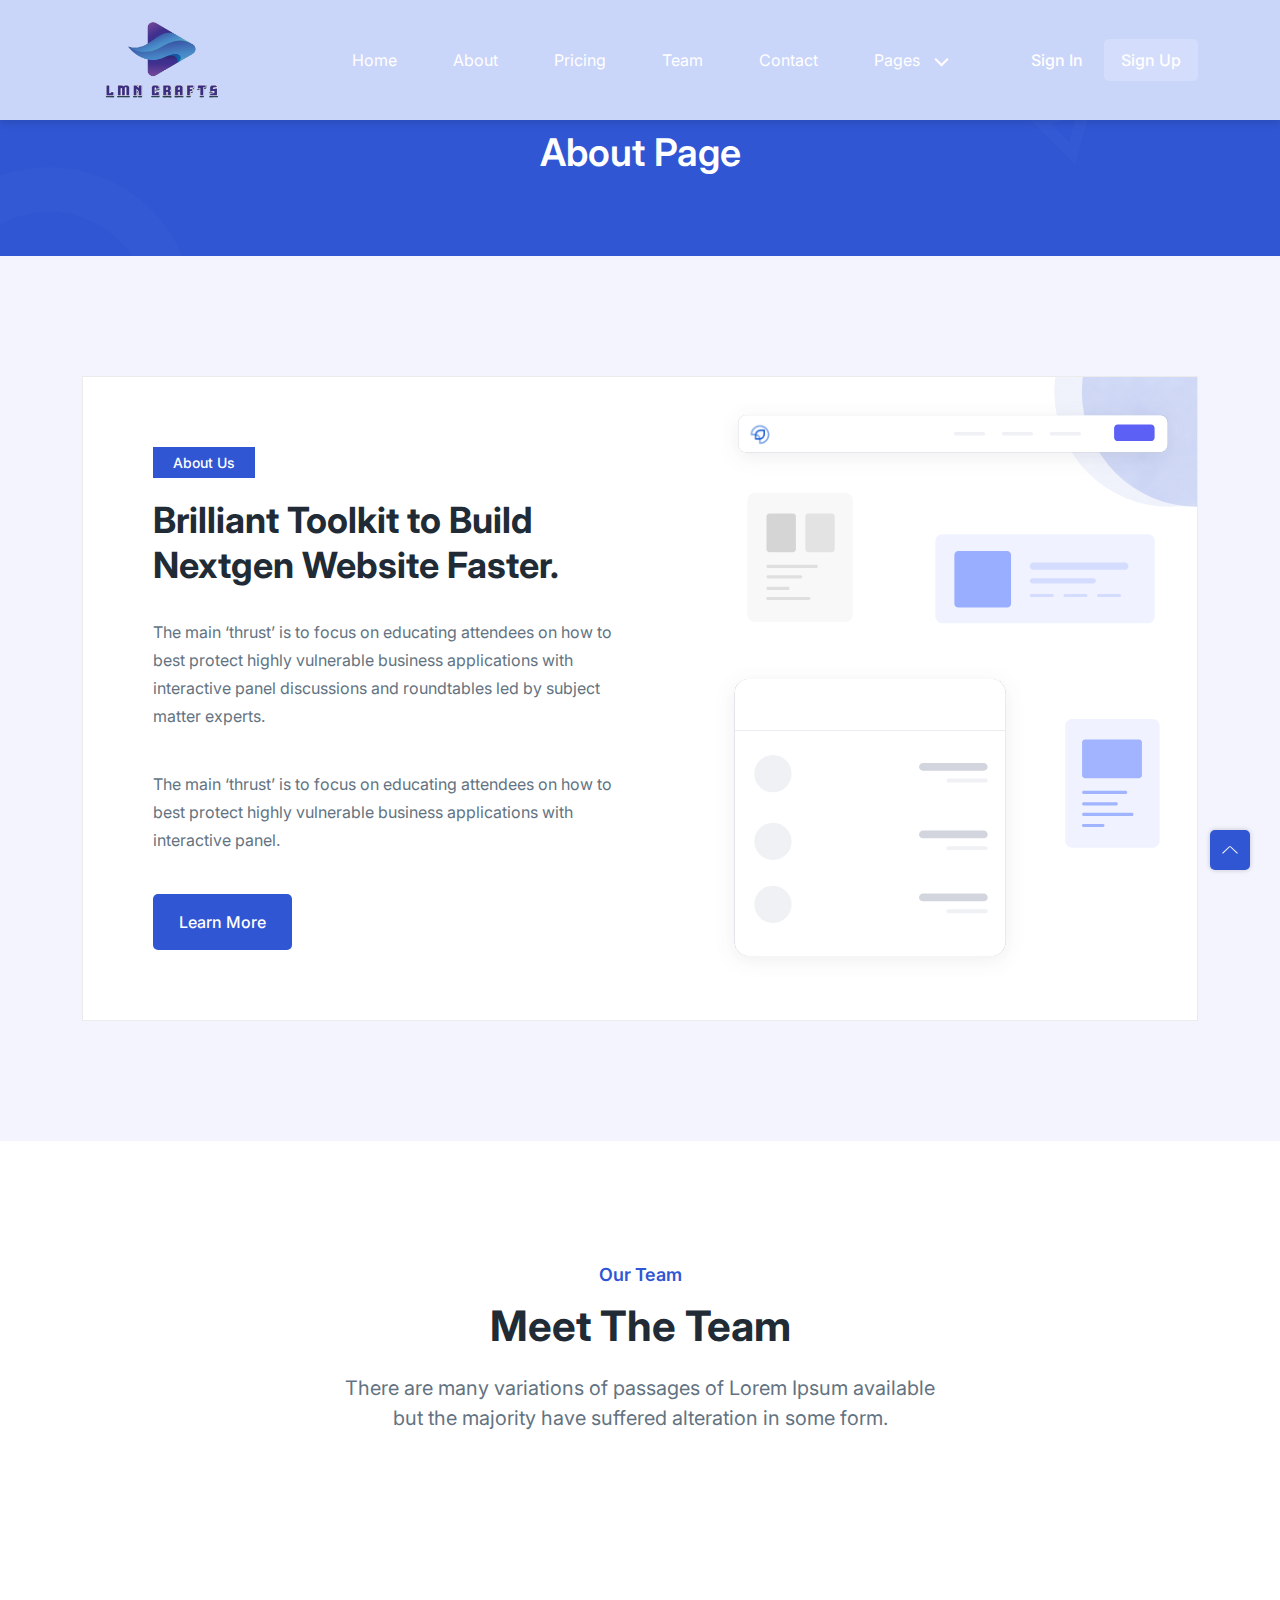
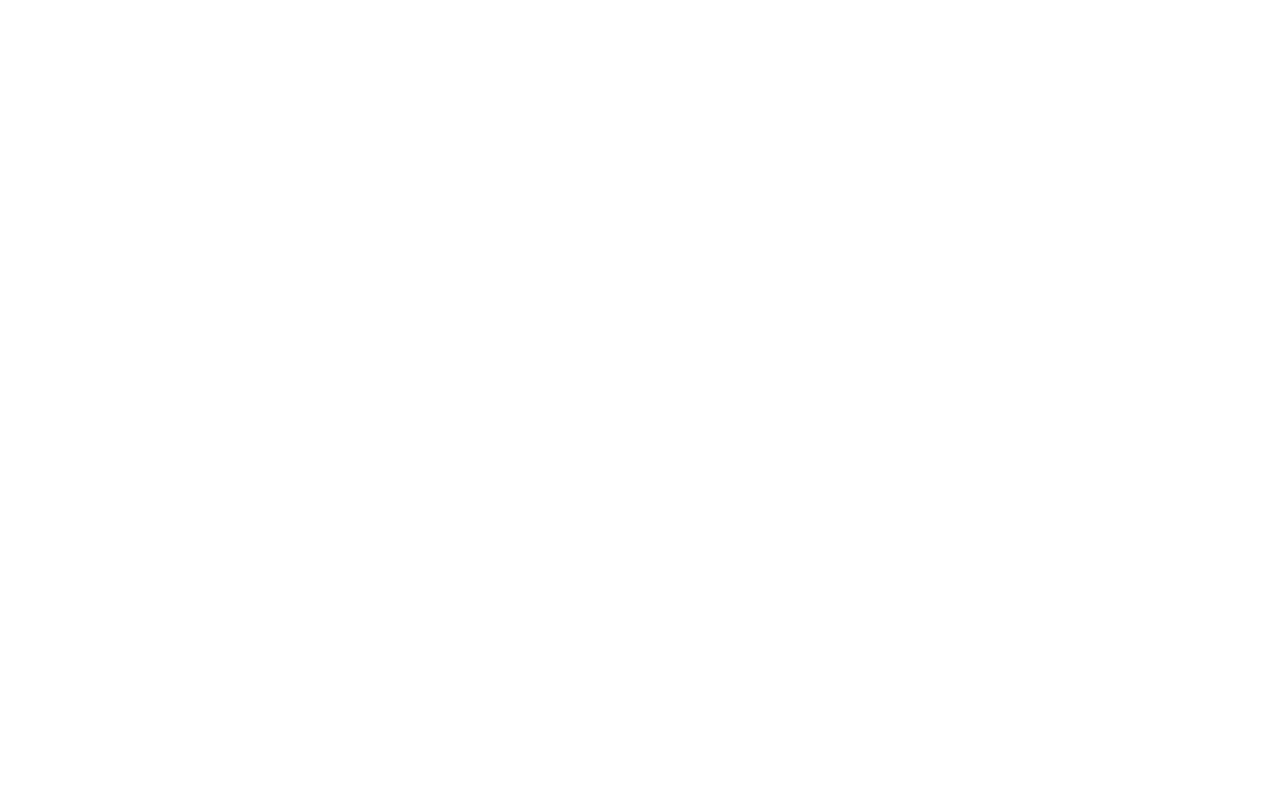
<file: about.html>
<!DOCTYPE html>
<html lang="en">
  <head>
    <meta charset="UTF-8" />
    <meta http-equiv="X-UA-Compatible" content="IE=edge" />
    <meta name="viewport" content="width=device-width, initial-scale=1.0" />
    <title>Lemon Crafts | Creative Web Page Creators</title>

    <!--====== Favicon Icon ======-->
    <link
      rel="shortcut icon"
      href="assets/images/favicon.svg"
      type="image/svg"
    />

    <!-- ===== All CSS files ===== -->
    <link rel="stylesheet" href="assets/css/bootstrap.min.css" />
    <link rel="stylesheet" href="assets/css/animate.css" />
    <link rel="stylesheet" href="assets/css/lineicons.css" />
    <link rel="stylesheet" href="assets/css/ud-styles.css" />
  </head>
  <body>
    <!-- ====== Header Start ====== -->
    <header class="ud-header">
      <div class="container">
        <div class="row">
          <div class="col-lg-12">
            <nav class="navbar navbar-expand-lg">
              <a class="navbar-brand" href="index.html">
                <img src="assets/images/logo/lmn-logo.png" alt="Logo" />
              </a>
              <button class="navbar-toggler">
                <span class="toggler-icon"> </span>
                <span class="toggler-icon"> </span>
                <span class="toggler-icon"> </span>
              </button>

              <div class="navbar-collapse">
                <ul id="nav" class="navbar-nav mx-auto">
                  <li class="nav-item">
                    <a class="ud-menu-scroll" href="#home">Home</a>
                  </li>

                  <li class="nav-item">
                    <a class="ud-menu-scroll" href="#about">About</a>
                  </li>
                  <li class="nav-item">
                    <a class="ud-menu-scroll" href="#pricing">Pricing</a>
                  </li>
                  <li class="nav-item">
                    <a class="ud-menu-scroll" href="#team">Team</a>
                  </li>
                  <li class="nav-item">
                    <a class="ud-menu-scroll" href="#contact">Contact</a>
                  </li>
                  <li class="nav-item nav-item-has-children">
                    <a href="javascript:void(0)"> Pages </a>
                    <ul class="ud-submenu">
                      <li class="ud-submenu-item">
                        <a href="about.html" class="ud-submenu-link">
                          About Page
                        </a>
                      </li>
                      <li class="ud-submenu-item">
                        <a href="pricing.html" class="ud-submenu-link">
                          Pricing Page
                        </a>
                      </li>
                      <li class="ud-submenu-item">
                        <a href="contact.html" class="ud-submenu-link">
                          Contact Page
                        </a>
                      </li>
                      <li class="ud-submenu-item">
                        <a href="blog.html" class="ud-submenu-link">
                          Blog Grid Page
                        </a>
                      </li>
                      <li class="ud-submenu-item">
                        <a href="blog-details.html" class="ud-submenu-link">
                          Blog Details Page
                        </a>
                      </li>
                      <li class="ud-submenu-item">
                        <a href="login.html" class="ud-submenu-link">
                          Sign In Page
                        </a>
                      </li>
                      <li class="ud-submenu-item">
                        <a href="404.html" class="ud-submenu-link">404 Page</a>
                      </li>
                    </ul>
                  </li>
                </ul>
              </div>

              <div class="navbar-btn d-none d-sm-inline-block">
                <a href="login.html" class="ud-main-btn ud-login-btn">
                  Sign In
                </a>
                <a class="ud-main-btn ud-white-btn" href="javascript:void(0)">
                  Sign Up
                </a>
              </div>
            </nav>
          </div>
        </div>
      </div>
    </header>
    <!-- ====== Header End ====== -->

    <!-- ====== Banner Start ====== -->
    <section class="ud-page-banner">
      <div class="container">
        <div class="row">
          <div class="col-lg-12">
            <div class="ud-banner-content">
              <h1>About Page</h1>
            </div>
          </div>
        </div>
      </div>
    </section>
    <!-- ====== Banner End ====== -->

    <!-- ====== About Start ====== -->
    <section id="about" class="ud-about">
      <div class="container">
        <div class="ud-about-wrapper wow fadeInUp" data-wow-delay=".2s">
          <div class="ud-about-content-wrapper">
            <div class="ud-about-content">
              <span class="tag">About Us</span>
              <h2>Brilliant Toolkit to Build Nextgen Website Faster.</h2>
              <p>
                The main ‘thrust’ is to focus on educating attendees on how to
                best protect highly vulnerable business applications with
                interactive panel discussions and roundtables led by subject
                matter experts.
              </p>

              <p>
                The main ‘thrust’ is to focus on educating attendees on how to
                best protect highly vulnerable business applications with
                interactive panel.
              </p>
              <a href="javascript:void(0)" class="ud-main-btn">Learn More</a>
            </div>
          </div>
          <div class="ud-about-image">
            <img src="assets/images/about/about-image.svg" alt="about-image" />
          </div>
        </div>
      </div>
    </section>
    <!-- ====== About End ====== -->

    <!-- ====== Team Start ====== -->
    <section id="team" class="ud-team">
      <div class="container">
        <div class="row">
          <div class="col-lg-12">
            <div class="ud-section-title mx-auto text-center">
              <span>Our Team</span>
              <h2>Meet The Team</h2>
              <p>
                There are many variations of passages of Lorem Ipsum available
                but the majority have suffered alteration in some form.
              </p>
            </div>
          </div>
        </div>

        <div class="row">
          <div class="col-xl-3 col-lg-3 col-sm-6">
            <div class="ud-single-team wow fadeInUp" data-wow-delay=".1s">
              <div class="ud-team-image-wrapper">
                <div class="ud-team-image">
                  <img src="assets/images/team/team-01.png" alt="team" />
                </div>

                <img
                  src="assets/images/team/dotted-shape.svg"
                  alt="shape"
                  class="shape shape-1"
                />
                <img
                  src="assets/images/team/shape-2.svg"
                  alt="shape"
                  class="shape shape-2"
                />
              </div>
              <div class="ud-team-info">
                <h5>Adveen Desuza</h5>
                <h6>UI Designer</h6>
              </div>
              <ul class="ud-team-socials">
                <li>
                  <a href="https://twitter.com/MusharofChy">
                    <i class="lni lni-facebook-filled"></i>
                  </a>
                </li>
                <li>
                  <a href="https://twitter.com/MusharofChy">
                    <i class="lni lni-twitter-filled"></i>
                  </a>
                </li>
                <li>
                  <a href="https://twitter.com/MusharofChy">
                    <i class="lni lni-instagram-filled"></i>
                  </a>
                </li>
              </ul>
            </div>
          </div>
          <div class="col-xl-3 col-lg-3 col-sm-6">
            <div class="ud-single-team wow fadeInUp" data-wow-delay=".15s">
              <div class="ud-team-image-wrapper">
                <div class="ud-team-image">
                  <img src="assets/images/team/team-02.png" alt="team" />
                </div>

                <img
                  src="assets/images/team/dotted-shape.svg"
                  alt="shape"
                  class="shape shape-1"
                />
                <img
                  src="assets/images/team/shape-2.svg"
                  alt="shape"
                  class="shape shape-2"
                />
              </div>
              <div class="ud-team-info">
                <h5>Jezmin uniya</h5>
                <h6>Product Designer</h6>
              </div>
              <ul class="ud-team-socials">
                <li>
                  <a href="https://twitter.com/MusharofChy">
                    <i class="lni lni-facebook-filled"></i>
                  </a>
                </li>
                <li>
                  <a href="https://twitter.com/MusharofChy">
                    <i class="lni lni-twitter-filled"></i>
                  </a>
                </li>
                <li>
                  <a href="https://twitter.com/MusharofChy">
                    <i class="lni lni-instagram-filled"></i>
                  </a>
                </li>
              </ul>
            </div>
          </div>
          <div class="col-xl-3 col-lg-3 col-sm-6">
            <div class="ud-single-team wow fadeInUp" data-wow-delay=".2s">
              <div class="ud-team-image-wrapper">
                <div class="ud-team-image">
                  <img src="assets/images/team/team-03.png" alt="team" />
                </div>

                <img
                  src="assets/images/team/dotted-shape.svg"
                  alt="shape"
                  class="shape shape-1"
                />
                <img
                  src="assets/images/team/shape-2.svg"
                  alt="shape"
                  class="shape shape-2"
                />
              </div>
              <div class="ud-team-info">
                <h5>Andrieo Gloree</h5>
                <h6>App Developer</h6>
              </div>
              <ul class="ud-team-socials">
                <li>
                  <a href="https://twitter.com/MusharofChy">
                    <i class="lni lni-facebook-filled"></i>
                  </a>
                </li>
                <li>
                  <a href="https://twitter.com/MusharofChy">
                    <i class="lni lni-twitter-filled"></i>
                  </a>
                </li>
                <li>
                  <a href="https://twitter.com/MusharofChy">
                    <i class="lni lni-instagram-filled"></i>
                  </a>
                </li>
              </ul>
            </div>
          </div>
          <div class="col-xl-3 col-lg-3 col-sm-6">
            <div class="ud-single-team wow fadeInUp" data-wow-delay=".25s">
              <div class="ud-team-image-wrapper">
                <div class="ud-team-image">
                  <img src="assets/images/team/team-04.png" alt="team" />
                </div>

                <img
                  src="assets/images/team/dotted-shape.svg"
                  alt="shape"
                  class="shape shape-1"
                />
                <img
                  src="assets/images/team/shape-2.svg"
                  alt="shape"
                  class="shape shape-2"
                />
              </div>
              <div class="ud-team-info">
                <h5>Jackie Sanders</h5>
                <h6>Content Writer</h6>
              </div>
              <ul class="ud-team-socials">
                <li>
                  <a href="https://twitter.com/MusharofChy">
                    <i class="lni lni-facebook-filled"></i>
                  </a>
                </li>
                <li>
                  <a href="https://twitter.com/MusharofChy">
                    <i class="lni lni-twitter-filled"></i>
                  </a>
                </li>
                <li>
                  <a href="https://twitter.com/MusharofChy">
                    <i class="lni lni-instagram-filled"></i>
                  </a>
                </li>
              </ul>
            </div>
          </div>
        </div>
      </div>
    </section>
    <!-- ====== Team End ====== -->

    <!-- ====== Footer Start ====== -->
    <footer class="ud-footer wow fadeInUp" data-wow-delay=".15s">
      <div class="shape shape-1">
        <img src="assets/images/footer/shape-1.svg" alt="shape" />
      </div>
      <div class="shape shape-2">
        <img src="assets/images/footer/shape-2.svg" alt="shape" />
      </div>
      <div class="shape shape-3">
        <img src="assets/images/footer/shape-3.svg" alt="shape" />
      </div>
      <div class="ud-footer-widgets">
        <div class="container">
          <div class="row">
            <div class="col-xl-3 col-lg-4 col-md-6">
              <div class="ud-widget">
                <a href="index.html" class="ud-footer-logo">
                  <img src="assets/images/logo/lmn-logo.png" alt="logo" />
                </a>
                <p class="ud-widget-desc">
                  We create digital experiences for brands and companies by
                  using technology.
                </p>
                <ul class="ud-widget-socials">
                  <li>
                    <a href="https://twitter.com/MusharofChy">
                      <i class="lni lni-facebook-filled"></i>
                    </a>
                  </li>
                  <li>
                    <a href="https://twitter.com/MusharofChy">
                      <i class="lni lni-twitter-filled"></i>
                    </a>
                  </li>
                  <li>
                    <a href="https://twitter.com/MusharofChy">
                      <i class="lni lni-instagram-filled"></i>
                    </a>
                  </li>
                  <li>
                    <a href="https://twitter.com/MusharofChy">
                      <i class="lni lni-linkedin-original"></i>
                    </a>
                  </li>
                </ul>
              </div>
            </div>

            <div class="col-xl-2 col-lg-2 col-md-6 col-sm-6">
              <div class="ud-widget">
                <h5 class="ud-widget-title">About Us</h5>
                <ul class="ud-widget-links">
                  <li>
                    <a href="javascript:void(0)">Home</a>
                  </li>
                  <li>
                    <a href="javascript:void(0)">Features</a>
                  </li>
                  <li>
                    <a href="javascript:void(0)">About</a>
                  </li>
                  <li>
                    <a href="javascript:void(0)">Testimonial</a>
                  </li>
                </ul>
              </div>
            </div>
            <div class="col-xl-2 col-lg-3 col-md-6 col-sm-6">
              <div class="ud-widget">
                <h5 class="ud-widget-title">Features</h5>
                <ul class="ud-widget-links">
                  <li>
                    <a href="javascript:void(0)">How it works</a>
                  </li>
                  <li>
                    <a href="javascript:void(0)">Privacy policy</a>
                  </li>
                  <li>
                    <a href="javascript:void(0)">Terms of service</a>
                  </li>
                  <li>
                    <a href="javascript:void(0)">Refund policy</a>
                  </li>
                </ul>
              </div>
            </div>
            <div class="col-xl-2 col-lg-3 col-md-6 col-sm-6">
              <div class="ud-widget">
                <h5 class="ud-widget-title">Our Products</h5>
                <ul class="ud-widget-links">
                  <li>
                    <a
                      href="https://lineicons.com/"
                      rel="nofollow noopner"
                      target="_blank"
                      >Lineicons
                    </a>
                  </li>
                  <li>
                    <a
                      href="https://ecommercehtml.com/"
                      rel="nofollow noopner"
                      target="_blank"
                      >Ecommerce HTML</a
                    >
                  </li>
                  <li>
                    <a
                      href="https://ayroui.com/"
                      rel="nofollow noopner"
                      target="_blank"
                      >Ayro UI</a
                    >
                  </li>
                  <li>
                    <a
                      href="https://graygrids.com/"
                      rel="nofollow noopner"
                      target="_blank"
                      >Plain Admin</a
                    >
                  </li>
                </ul>
              </div>
            </div>
            <div class="col-xl-3 col-lg-6 col-md-8 col-sm-10">
              <div class="ud-widget">
                <h5 class="ud-widget-title">Partners</h5>
                <ul class="ud-widget-brands">
                  <li>
                    <a
                      href="https://ayroui.com/"
                      rel="nofollow noopner"
                      target="_blank"
                    >
                      <img
                        src="assets/images/footer/brands/ayroui.svg"
                        alt="ayroui"
                      />
                    </a>
                  </li>
                  <li>
                    <a
                      href="https://ecommercehtml.com/"
                      rel="nofollow noopner"
                      target="_blank"
                    >
                      <img
                        src="assets/images/footer/brands/ecommerce-html.svg"
                        alt="ecommerce-html"
                      />
                    </a>
                  </li>
                  <li>
                    <a
                      href="https://graygrids.com/"
                      rel="nofollow noopner"
                      target="_blank"
                    >
                      <img
                        src="assets/images/footer/brands/graygrids.svg"
                        alt="graygrids"
                      />
                    </a>
                  </li>
                  <li>
                    <a
                      href="https://lineicons.com/"
                      rel="nofollow noopner"
                      target="_blank"
                    >
                      <img
                        src="assets/images/footer/brands/lineicons.svg"
                        alt="lineicons"
                      />
                    </a>
                  </li>
                  <li>
                    <a
                      href="https://uideck.com/"
                      rel="nofollow noopner"
                      target="_blank"
                    >
                      <img
                        src="assets/images/footer/brands/uideck.svg"
                        alt="uideck"
                      />
                    </a>
                  </li>
                  <li>
                    <a
                      href="https://tailwindtemplates.co/"
                      rel="nofollow noopner"
                      target="_blank"
                    >
                      <img
                        src="assets/images/footer/brands/tailwindtemplates.svg"
                        alt="tailwindtemplates"
                      />
                    </a>
                  </li>
                </ul>
              </div>
            </div>
          </div>
        </div>
      </div>
      <div class="ud-footer-bottom">
        <div class="container">
          <div class="row">
            <div class="col-md-8">
              <ul class="ud-footer-bottom-left">
                <li>
                  <a href="javascript:void(0)">Privacy policy</a>
                </li>
                <li>
                  <a href="javascript:void(0)">Support policy</a>
                </li>
                <li>
                  <a href="javascript:void(0)">Terms of service</a>
                </li>
              </ul>
            </div>
            <div class="col-md-4">
              <p class="ud-footer-bottom-right">
                Designed and Developed by
                <a href="https://uideck.com" rel="nofollow">UIdeck</a>
              </p>
            </div>
          </div>
        </div>
      </div>
    </footer>
    <!-- ====== Footer End ====== -->

    <!-- ====== Back To Top Start ====== -->
    <a href="javascript:void(0)" class="back-to-top">
      <i class="lni lni-chevron-up"> </i>
    </a>
    <!-- ====== Back To Top End ====== -->

    <!-- ====== All Javascript Files ====== -->
    <script src="assets/js/bootstrap.bundle.min.js"></script>
    <script src="assets/js/wow.min.js"></script>
    <script src="assets/js/main.js"></script>
  </body>
</html>
</file>
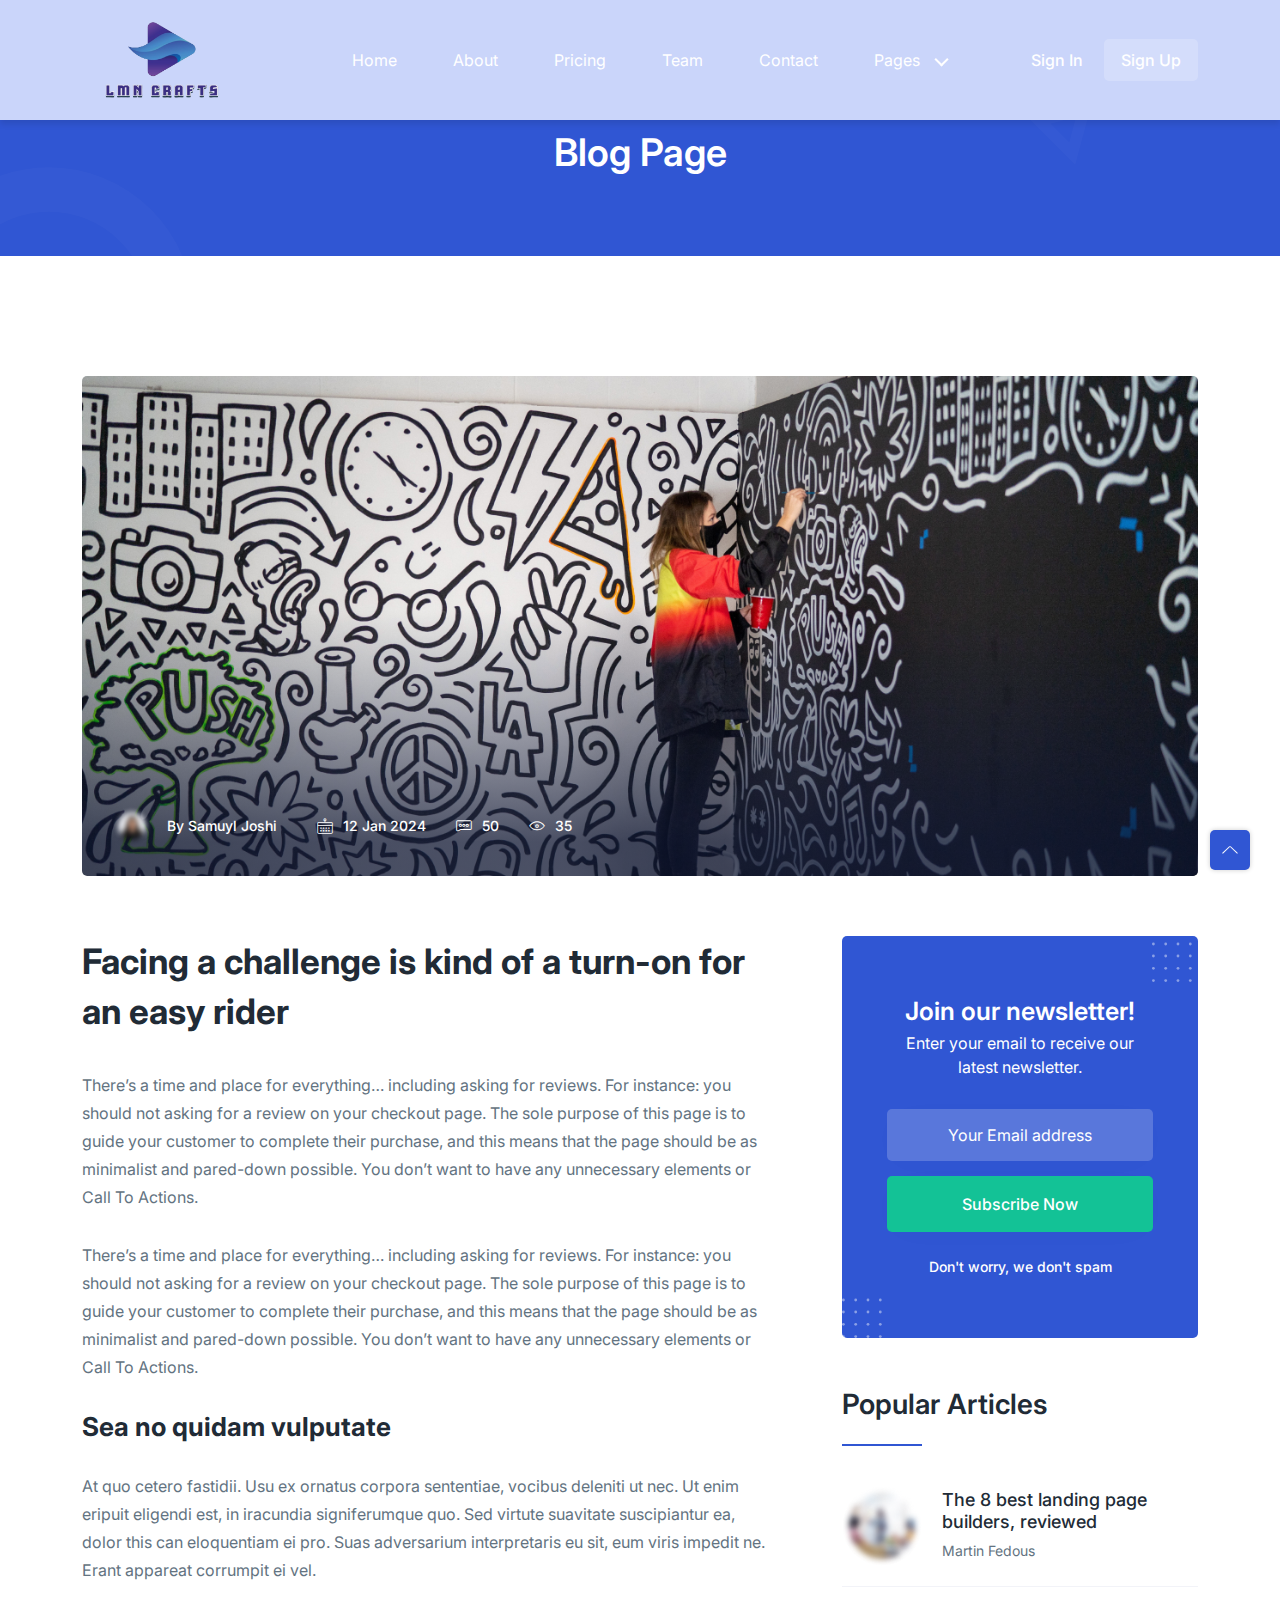
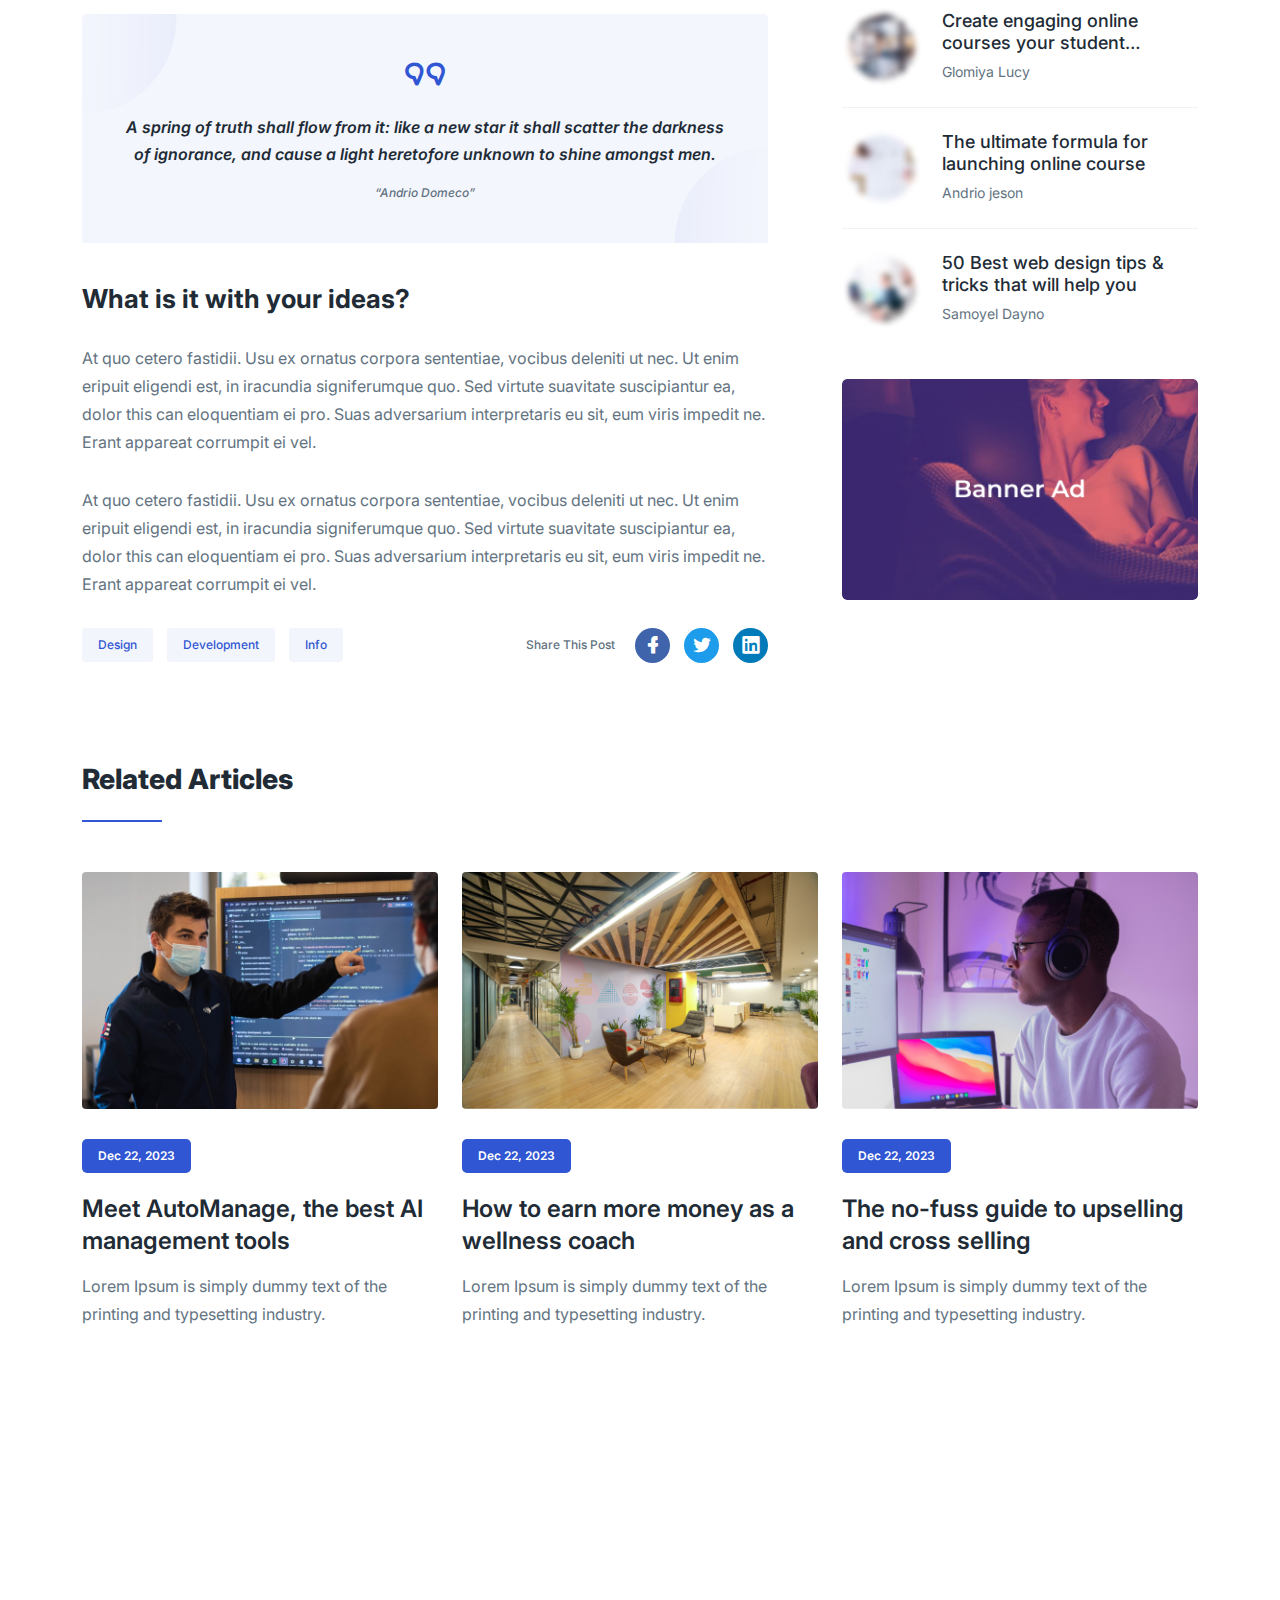
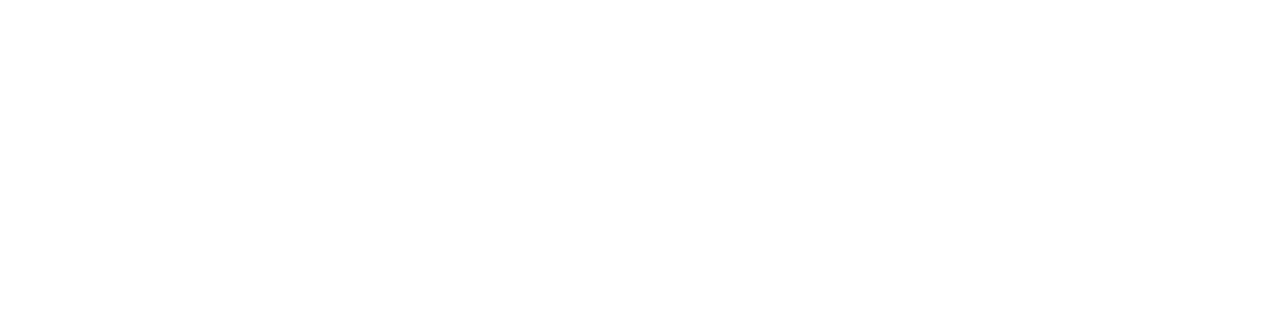
<file: blog-details.html>
<!-- =========

	Template Name: Play
	Author: UIdeck
	Author URI: https://uideck.com/
	Support: https://uideck.com/support/
	Version: 1.1

========== -->

<!DOCTYPE html>
<html lang="en">
  <head>
    <meta charset="UTF-8" />
    <meta http-equiv="X-UA-Compatible" content="IE=edge" />
    <meta name="viewport" content="width=device-width, initial-scale=1.0" />
    <title>Lemon Crafts | Creative Web Page Creators</title>

    <!--====== Favicon Icon ======-->
    <link
      rel="shortcut icon"
      href="assets/images/favicon.svg"
      type="image/svg"
    />

    <!-- ===== All CSS files ===== -->
    <link rel="stylesheet" href="assets/css/bootstrap.min.css" />
    <link rel="stylesheet" href="assets/css/animate.css" />
    <link rel="stylesheet" href="assets/css/lineicons.css" />
    <link rel="stylesheet" href="assets/css/ud-styles.css" />
  </head>
  <body>
    <!-- ====== Header Start ====== -->
    <header class="ud-header">
      <div class="container">
        <div class="row">
          <div class="col-lg-12">
            <nav class="navbar navbar-expand-lg">
              <a class="navbar-brand" href="index.html">
                <img src="assets/images/logo/lmn-logo.png" alt="Logo" />
              </a>
              <button class="navbar-toggler">
                <span class="toggler-icon"> </span>
                <span class="toggler-icon"> </span>
                <span class="toggler-icon"> </span>
              </button>

              <div class="navbar-collapse">
                <ul id="nav" class="navbar-nav mx-auto">
                  <li class="nav-item">
                    <a class="ud-menu-scroll" href="#home">Home</a>
                  </li>

                  <li class="nav-item">
                    <a class="ud-menu-scroll" href="#about">About</a>
                  </li>
                  <li class="nav-item">
                    <a class="ud-menu-scroll" href="#pricing">Pricing</a>
                  </li>
                  <li class="nav-item">
                    <a class="ud-menu-scroll" href="#team">Team</a>
                  </li>
                  <li class="nav-item">
                    <a class="ud-menu-scroll" href="#contact">Contact</a>
                  </li>
                  <li class="nav-item nav-item-has-children">
                    <a href="javascript:void(0)"> Pages </a>
                    <ul class="ud-submenu">
                      <li class="ud-submenu-item">
                        <a href="about.html" class="ud-submenu-link">
                          About Page
                        </a>
                      </li>
                      <li class="ud-submenu-item">
                        <a href="pricing.html" class="ud-submenu-link">
                          Pricing Page
                        </a>
                      </li>
                      <li class="ud-submenu-item">
                        <a href="contact.html" class="ud-submenu-link">
                          Contact Page
                        </a>
                      </li>
                      <li class="ud-submenu-item">
                        <a href="blog.html" class="ud-submenu-link">
                          Blog Grid Page
                        </a>
                      </li>
                      <li class="ud-submenu-item">
                        <a href="blog-details.html" class="ud-submenu-link">
                          Blog Details Page
                        </a>
                      </li>
                      <li class="ud-submenu-item">
                        <a href="login.html" class="ud-submenu-link">
                          Sign In Page
                        </a>
                      </li>
                      <li class="ud-submenu-item">
                        <a href="404.html" class="ud-submenu-link">404 Page</a>
                      </li>
                    </ul>
                  </li>
                </ul>
              </div>

              <div class="navbar-btn d-none d-sm-inline-block">
                <a href="login.html" class="ud-main-btn ud-login-btn">
                  Sign In
                </a>
                <a class="ud-main-btn ud-white-btn" href="javascript:void(0)">
                  Sign Up
                </a>
              </div>
            </nav>
          </div>
        </div>
      </div>
    </header>
    <!-- ====== Header End ====== -->

    <!-- ====== Banner Start ====== -->
    <section class="ud-page-banner">
      <div class="container">
        <div class="row">
          <div class="col-lg-12">
            <div class="ud-banner-content">
              <h1>Blog Page</h1>
            </div>
          </div>
        </div>
      </div>
    </section>
    <!-- ====== Banner End ====== -->

    <!-- ====== Blog Details Start ====== -->
    <section class="ud-blog-details">
      <div class="container">
        <div class="row">
          <div class="col-lg-12">
            <div class="ud-blog-details-image">
              <img
                src="assets/images/blog/blog-details-01.jpg"
                alt="blog details"
              />
              <div class="ud-blog-overlay">
                <div class="ud-blog-overlay-content">
                  <div class="ud-blog-author">
                    <img src="assets/images/blog/author-01.png" alt="author" />
                    <span>
                      By <a href="javascript:void(0)"> Samuyl Joshi </a>
                    </span>
                  </div>

                  <div class="ud-blog-meta">
                    <p class="date">
                      <i class="lni lni-calendar"></i> <span>12 Jan 2024</span>
                    </p>
                    <p class="comment">
                      <i class="lni lni-comments"></i> <span>50</span>
                    </p>
                    <p class="view">
                      <i class="lni lni-eye"></i> <span>35</span>
                    </p>
                  </div>
                </div>
              </div>
            </div>
          </div>

          <div class="col-lg-8">
            <div class="ud-blog-details-content">
              <h2 class="ud-blog-details-title">
                Facing a challenge is kind of a turn-on for an easy rider
              </h2>
              <p class="ud-blog-details-para">
                There’s a time and place for everything… including asking for
                reviews. For instance: you should not asking for a review on
                your checkout page. The sole purpose of this page is to guide
                your customer to complete their purchase, and this means that
                the page should be as minimalist and pared-down possible. You
                don’t want to have any unnecessary elements or Call To Actions.
              </p>
              <p class="ud-blog-details-para">
                There’s a time and place for everything… including asking for
                reviews. For instance: you should not asking for a review on
                your checkout page. The sole purpose of this page is to guide
                your customer to complete their purchase, and this means that
                the page should be as minimalist and pared-down possible. You
                don’t want to have any unnecessary elements or Call To Actions.
              </p>
              <h3 class="ud-blog-details-subtitle">Sea no quidam vulputate</h3>
              <p class="ud-blog-details-para">
                At quo cetero fastidii. Usu ex ornatus corpora sententiae,
                vocibus deleniti ut nec. Ut enim eripuit eligendi est, in
                iracundia signiferumque quo. Sed virtute suavitate suscipiantur
                ea, dolor this can eloquentiam ei pro. Suas adversarium
                interpretaris eu sit, eum viris impedit ne. Erant appareat
                corrumpit ei vel.
              </p>

              <div class="ud-blog-quote">
                <i class="lni lni-quotation"></i>
                <p>
                  A spring of truth shall flow from it: like a new star it shall
                  scatter the darkness of ignorance, and cause a light
                  heretofore unknown to shine amongst men.
                </p>
                <h6>“Andrio Domeco”</h6>
              </div>
              <h3 class="ud-blog-details-subtitle">
                What is it with your ideas?
              </h3>
              <p class="ud-blog-details-para">
                At quo cetero fastidii. Usu ex ornatus corpora sententiae,
                vocibus deleniti ut nec. Ut enim eripuit eligendi est, in
                iracundia signiferumque quo. Sed virtute suavitate suscipiantur
                ea, dolor this can eloquentiam ei pro. Suas adversarium
                interpretaris eu sit, eum viris impedit ne. Erant appareat
                corrumpit ei vel.
              </p>
              <p class="ud-blog-details-para">
                At quo cetero fastidii. Usu ex ornatus corpora sententiae,
                vocibus deleniti ut nec. Ut enim eripuit eligendi est, in
                iracundia signiferumque quo. Sed virtute suavitate suscipiantur
                ea, dolor this can eloquentiam ei pro. Suas adversarium
                interpretaris eu sit, eum viris impedit ne. Erant appareat
                corrumpit ei vel.
              </p>

              <div class="ud-blog-details-action">
                <ul class="ud-blog-tags">
                  <li>
                    <a href="javascript:void(0)">Design</a>
                  </li>
                  <li>
                    <a href="javascript:void(0)">Development</a>
                  </li>
                  <li>
                    <a href="javascript:void(0)">Info</a>
                  </li>
                </ul>
                <div class="ud-blog-share">
                  <h6>Share This Post</h6>
                  <ul class="ud-blog-share-links">
                    <li>
                      <a href="javascript:void(0)" class="facebook">
                        <i class="lni lni-facebook-filled"></i>
                      </a>
                    </li>
                    <li>
                      <a href="javascript:void(0)" class="twitter">
                        <i class="lni lni-twitter-filled"></i>
                      </a>
                    </li>
                    <li>
                      <a href="javascript:void(0)" class="linkedin">
                        <i class="lni lni-linkedin-original"></i>
                      </a>
                    </li>
                  </ul>
                </div>
              </div>
            </div>
          </div>
          <div class="col-lg-4">
            <div class="ud-blog-sidebar">
              <div class="ud-newsletter-box">
                <img
                  src="assets/images/blog/dotted-shape.svg"
                  alt="shape"
                  class="shape shape-1"
                />
                <img
                  src="assets/images/blog/dotted-shape.svg"
                  alt="shape"
                  class="shape shape-2"
                />
                <h3 class="ud-newsletter-title">Join our newsletter!</h3>
                <p>Enter your email to receive our latest newsletter.</p>
                <form class="ud-newsletter-form">
                  <input
                    type="email"
                    name="email"
                    placeholder="Your Email address"
                  />
                  <button class="ud-main-btn">Subscribe Now</button>
                  <p class="ud-newsletter-note">Don't worry, we don't spam</p>
                </form>
              </div>

              <div class="ud-articles-box">
                <h3 class="ud-articles-box-title">Popular Articles</h3>
                <ul class="ud-articles-list">
                  <li>
                    <div class="ud-article-image">
                      <img
                        src="assets/images/blog/article-author-01.png"
                        alt="author"
                      />
                    </div>
                    <div class="ud-article-content">
                      <h5 class="ud-article-title">
                        <a href="javascript:void(0)">
                          The 8 best landing page builders, reviewed
                        </a>
                      </h5>
                      <p class="ud-article-author">Martin Fedous</p>
                    </div>
                  </li>
                  <li>
                    <div class="ud-article-image">
                      <img
                        src="assets/images/blog/article-author-02.png"
                        alt="author"
                      />
                    </div>
                    <div class="ud-article-content">
                      <h5 class="ud-article-title">
                        <a href="javascript:void(0)">
                          Create engaging online courses your student…
                        </a>
                      </h5>
                      <p class="ud-article-author">Glomiya Lucy</p>
                    </div>
                  </li>
                  <li>
                    <div class="ud-article-image">
                      <img
                        src="assets/images/blog/article-author-03.png"
                        alt="author"
                      />
                    </div>
                    <div class="ud-article-content">
                      <h5 class="ud-article-title">
                        <a href="javascript:void(0)">
                          The ultimate formula for launching online course
                        </a>
                      </h5>
                      <p class="ud-article-author">Andrio jeson</p>
                    </div>
                  </li>
                  <li>
                    <div class="ud-article-image">
                      <img
                        src="assets/images/blog/article-author-04.png"
                        alt="author"
                      />
                    </div>
                    <div class="ud-article-content">
                      <h5 class="ud-article-title">
                        <a href="javascript:void(0)">
                          50 Best web design tips & tricks that will help you
                        </a>
                      </h5>
                      <p class="ud-article-author">Samoyel Dayno</p>
                    </div>
                  </li>
                </ul>
              </div>

              <div class="ud-banner-ad">
                <a href="javascript:void(0)">
                  <img
                    src="assets/images/blog/bannder-ad.png"
                    alt="ad banner"
                  />
                </a>
              </div>
            </div>
          </div>
        </div>
      </div>
    </section>
    <!-- ====== Blog Details End ====== -->

    <!-- ====== Blog Start ====== -->
    <section class="ud-blog-grids ud-related-articles">
      <div class="container">
        <div class="row col-lg-12">
          <div class="ud-related-title">
            <h2 class="ud-related-articles-title">Related Articles</h2>
          </div>
        </div>
        <div class="row">
          <div class="col-lg-4 col-md-6">
            <div class="ud-single-blog">
              <div class="ud-blog-image">
                <a href="blog-details.html">
                  <img src="assets/images/blog/blog-01.jpg" alt="blog" />
                </a>
              </div>
              <div class="ud-blog-content">
                <span class="ud-blog-date">Dec 22, 2023</span>
                <h3 class="ud-blog-title">
                  <a href="blog-details.html">
                    Meet AutoManage, the best AI management tools
                  </a>
                </h3>
                <p class="ud-blog-desc">
                  Lorem Ipsum is simply dummy text of the printing and
                  typesetting industry.
                </p>
              </div>
            </div>
          </div>
          <div class="col-lg-4 col-md-6">
            <div class="ud-single-blog">
              <div class="ud-blog-image">
                <a href="blog-details.html">
                  <img src="assets/images/blog/blog-02.jpg" alt="blog" />
                </a>
              </div>
              <div class="ud-blog-content">
                <span class="ud-blog-date">Dec 22, 2023</span>
                <h3 class="ud-blog-title">
                  <a href="blog-details.html">
                    How to earn more money as a wellness coach
                  </a>
                </h3>
                <p class="ud-blog-desc">
                  Lorem Ipsum is simply dummy text of the printing and
                  typesetting industry.
                </p>
              </div>
            </div>
          </div>
          <div class="col-lg-4 col-md-6">
            <div class="ud-single-blog">
              <div class="ud-blog-image">
                <a href="blog-details.html">
                  <img src="assets/images/blog/blog-03.jpg" alt="blog" />
                </a>
              </div>
              <div class="ud-blog-content">
                <span class="ud-blog-date">Dec 22, 2023</span>
                <h3 class="ud-blog-title">
                  <a href="blog-details.html">
                    The no-fuss guide to upselling and cross selling
                  </a>
                </h3>
                <p class="ud-blog-desc">
                  Lorem Ipsum is simply dummy text of the printing and
                  typesetting industry.
                </p>
              </div>
            </div>
          </div>
        </div>
      </div>
    </section>
    <!-- ====== Blog End ====== -->

    <!-- ====== Footer Start ====== -->
    <footer class="ud-footer wow fadeInUp" data-wow-delay=".15s">
      <div class="shape shape-1">
        <img src="assets/images/footer/shape-1.svg" alt="shape" />
      </div>
      <div class="shape shape-2">
        <img src="assets/images/footer/shape-2.svg" alt="shape" />
      </div>
      <div class="shape shape-3">
        <img src="assets/images/footer/shape-3.svg" alt="shape" />
      </div>
      <div class="ud-footer-widgets">
        <div class="container">
          <div class="row">
            <div class="col-xl-3 col-lg-4 col-md-6">
              <div class="ud-widget">
                <a href="index.html" class="ud-footer-logo">
                  <img src="assets/images/logo/lmn-logo.png" alt="logo" />
                </a>
                <p class="ud-widget-desc">
                  We create digital experiences for brands and companies by
                  using technology.
                </p>
                <ul class="ud-widget-socials">
                  <li>
                    <a href="https://twitter.com/MusharofChy">
                      <i class="lni lni-facebook-filled"></i>
                    </a>
                  </li>
                  <li>
                    <a href="https://twitter.com/MusharofChy">
                      <i class="lni lni-twitter-filled"></i>
                    </a>
                  </li>
                  <li>
                    <a href="https://twitter.com/MusharofChy">
                      <i class="lni lni-instagram-filled"></i>
                    </a>
                  </li>
                  <li>
                    <a href="https://twitter.com/MusharofChy">
                      <i class="lni lni-linkedin-original"></i>
                    </a>
                  </li>
                </ul>
              </div>
            </div>

            <div class="col-xl-2 col-lg-2 col-md-6 col-sm-6">
              <div class="ud-widget">
                <h5 class="ud-widget-title">About Us</h5>
                <ul class="ud-widget-links">
                  <li>
                    <a href="javascript:void(0)">Home</a>
                  </li>
                  <li>
                    <a href="javascript:void(0)">Features</a>
                  </li>
                  <li>
                    <a href="javascript:void(0)">About</a>
                  </li>
                  <li>
                    <a href="javascript:void(0)">Testimonial</a>
                  </li>
                </ul>
              </div>
            </div>
            <div class="col-xl-2 col-lg-3 col-md-6 col-sm-6">
              <div class="ud-widget">
                <h5 class="ud-widget-title">Features</h5>
                <ul class="ud-widget-links">
                  <li>
                    <a href="javascript:void(0)">How it works</a>
                  </li>
                  <li>
                    <a href="javascript:void(0)">Privacy policy</a>
                  </li>
                  <li>
                    <a href="javascript:void(0)">Terms of service</a>
                  </li>
                  <li>
                    <a href="javascript:void(0)">Refund policy</a>
                  </li>
                </ul>
              </div>
            </div>
            <div class="col-xl-2 col-lg-3 col-md-6 col-sm-6">
              <div class="ud-widget">
                <h5 class="ud-widget-title">Our Products</h5>
                <ul class="ud-widget-links">
                  <li>
                    <a
                      href="https://lineicons.com/"
                      rel="nofollow noopner"
                      target="_blank"
                      >Lineicons
                    </a>
                  </li>
                  <li>
                    <a
                      href="https://ecommercehtml.com/"
                      rel="nofollow noopner"
                      target="_blank"
                      >Ecommerce HTML</a
                    >
                  </li>
                  <li>
                    <a
                      href="https://ayroui.com/"
                      rel="nofollow noopner"
                      target="_blank"
                      >Ayro UI</a
                    >
                  </li>
                  <li>
                    <a
                      href="https://graygrids.com/"
                      rel="nofollow noopner"
                      target="_blank"
                      >Plain Admin</a
                    >
                  </li>
                </ul>
              </div>
            </div>
            <div class="col-xl-3 col-lg-6 col-md-8 col-sm-10">
              <div class="ud-widget">
                <h5 class="ud-widget-title">Partners</h5>
                <ul class="ud-widget-brands">
                  <li>
                    <a
                      href="https://ayroui.com/"
                      rel="nofollow noopner"
                      target="_blank"
                    >
                      <img
                        src="assets/images/footer/brands/ayroui.svg"
                        alt="ayroui"
                      />
                    </a>
                  </li>
                  <li>
                    <a
                      href="https://ecommercehtml.com/"
                      rel="nofollow noopner"
                      target="_blank"
                    >
                      <img
                        src="assets/images/footer/brands/ecommerce-html.svg"
                        alt="ecommerce-html"
                      />
                    </a>
                  </li>
                  <li>
                    <a
                      href="https://graygrids.com/"
                      rel="nofollow noopner"
                      target="_blank"
                    >
                      <img
                        src="assets/images/footer/brands/graygrids.svg"
                        alt="graygrids"
                      />
                    </a>
                  </li>
                  <li>
                    <a
                      href="https://lineicons.com/"
                      rel="nofollow noopner"
                      target="_blank"
                    >
                      <img
                        src="assets/images/footer/brands/lineicons.svg"
                        alt="lineicons"
                      />
                    </a>
                  </li>
                  <li>
                    <a
                      href="https://uideck.com/"
                      rel="nofollow noopner"
                      target="_blank"
                    >
                      <img
                        src="assets/images/footer/brands/uideck.svg"
                        alt="uideck"
                      />
                    </a>
                  </li>
                  <li>
                    <a
                      href="https://tailwindtemplates.co/"
                      rel="nofollow noopner"
                      target="_blank"
                    >
                      <img
                        src="assets/images/footer/brands/tailwindtemplates.svg"
                        alt="tailwindtemplates"
                      />
                    </a>
                  </li>
                </ul>
              </div>
            </div>
          </div>
        </div>
      </div>
      <div class="ud-footer-bottom">
        <div class="container">
          <div class="row">
            <div class="col-md-8">
              <ul class="ud-footer-bottom-left">
                <li>
                  <a href="javascript:void(0)">Privacy policy</a>
                </li>
                <li>
                  <a href="javascript:void(0)">Support policy</a>
                </li>
                <li>
                  <a href="javascript:void(0)">Terms of service</a>
                </li>
              </ul>
            </div>
            <div class="col-md-4">
              <p class="ud-footer-bottom-right">
                Designed and Developed by
                <a href="https://uideck.com" rel="nofollow">UIdeck</a>
              </p>
            </div>
          </div>
        </div>
      </div>
    </footer>
    <!-- ====== Footer End ====== -->

    <!-- ====== Back To Top Start ====== -->
    <a href="javascript:void(0)" class="back-to-top">
      <i class="lni lni-chevron-up"> </i>
    </a>
    <!-- ====== Back To Top End ====== -->

    <!-- ====== All Javascript Files ====== -->
    <script src="assets/js/bootstrap.bundle.min.js"></script>
    <script src="assets/js/wow.min.js"></script>
    <script src="assets/js/main.js"></script>
  </body>
</html>
</file>
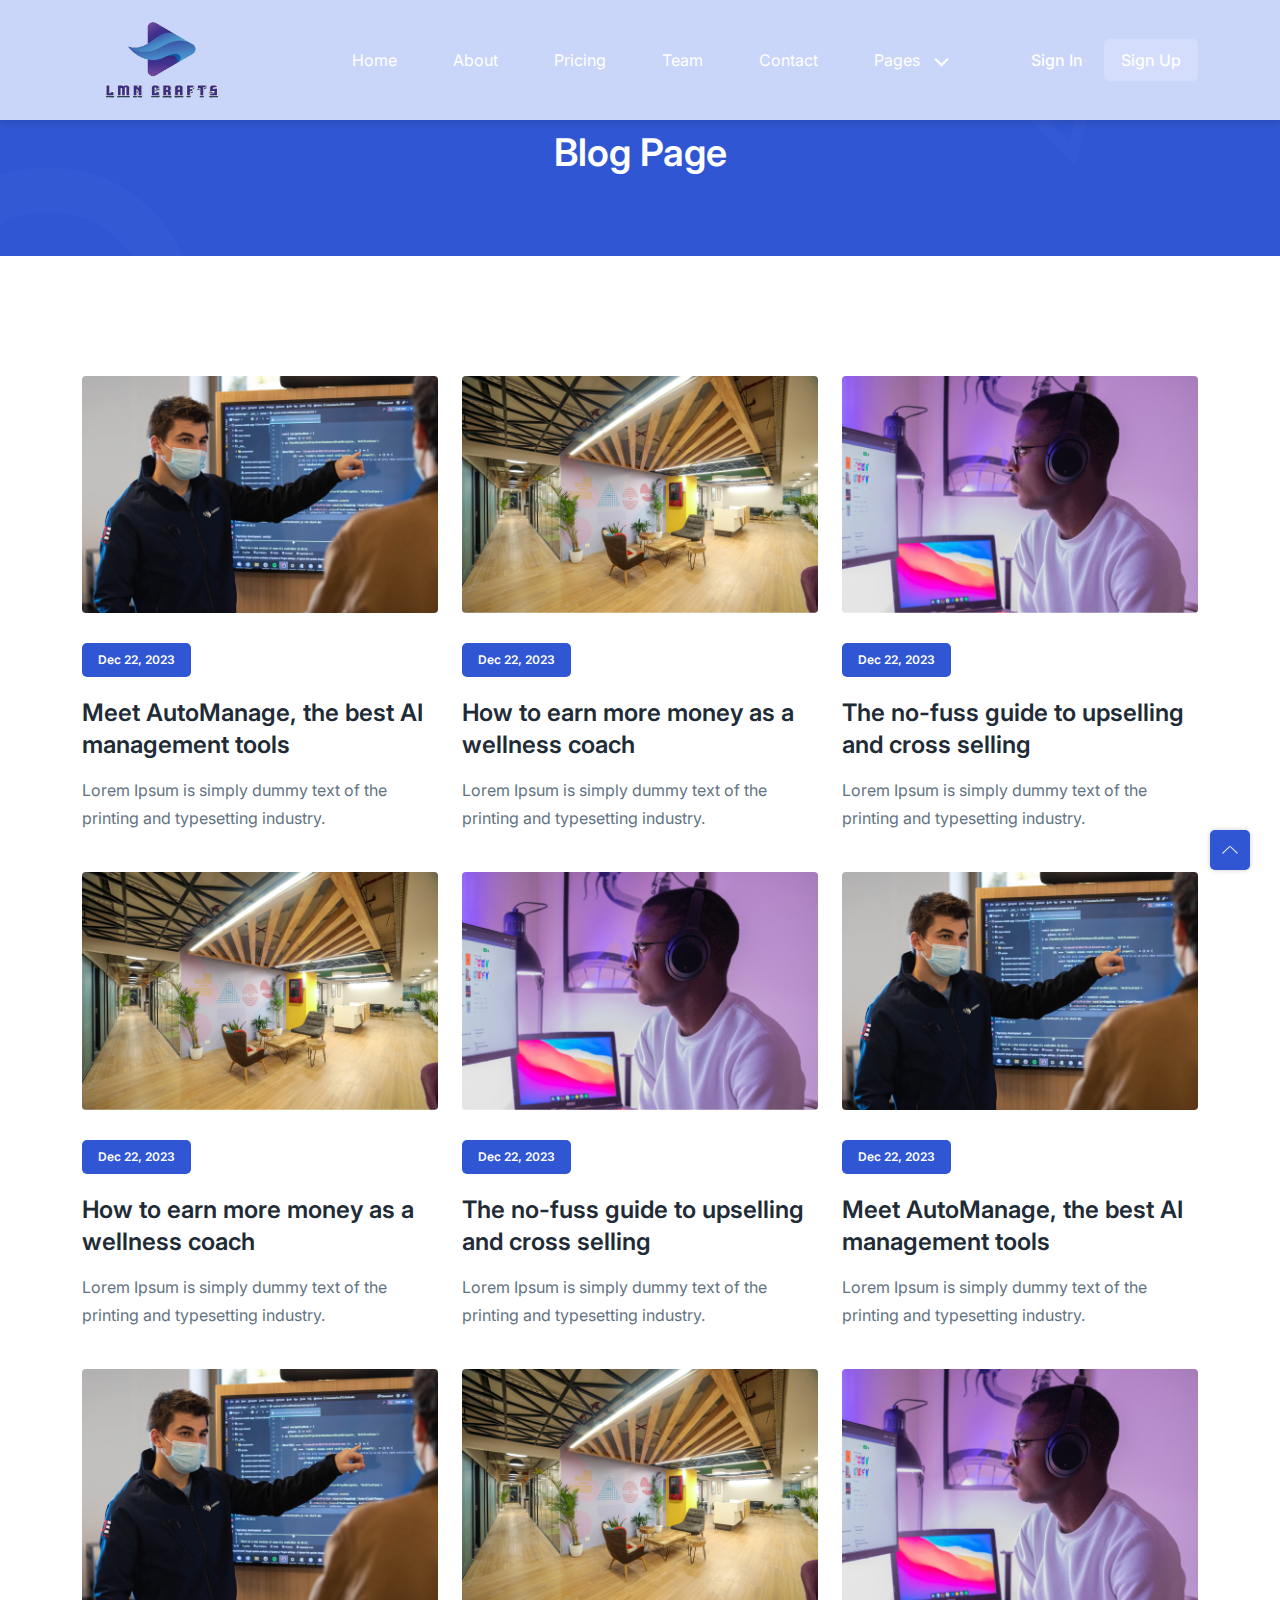
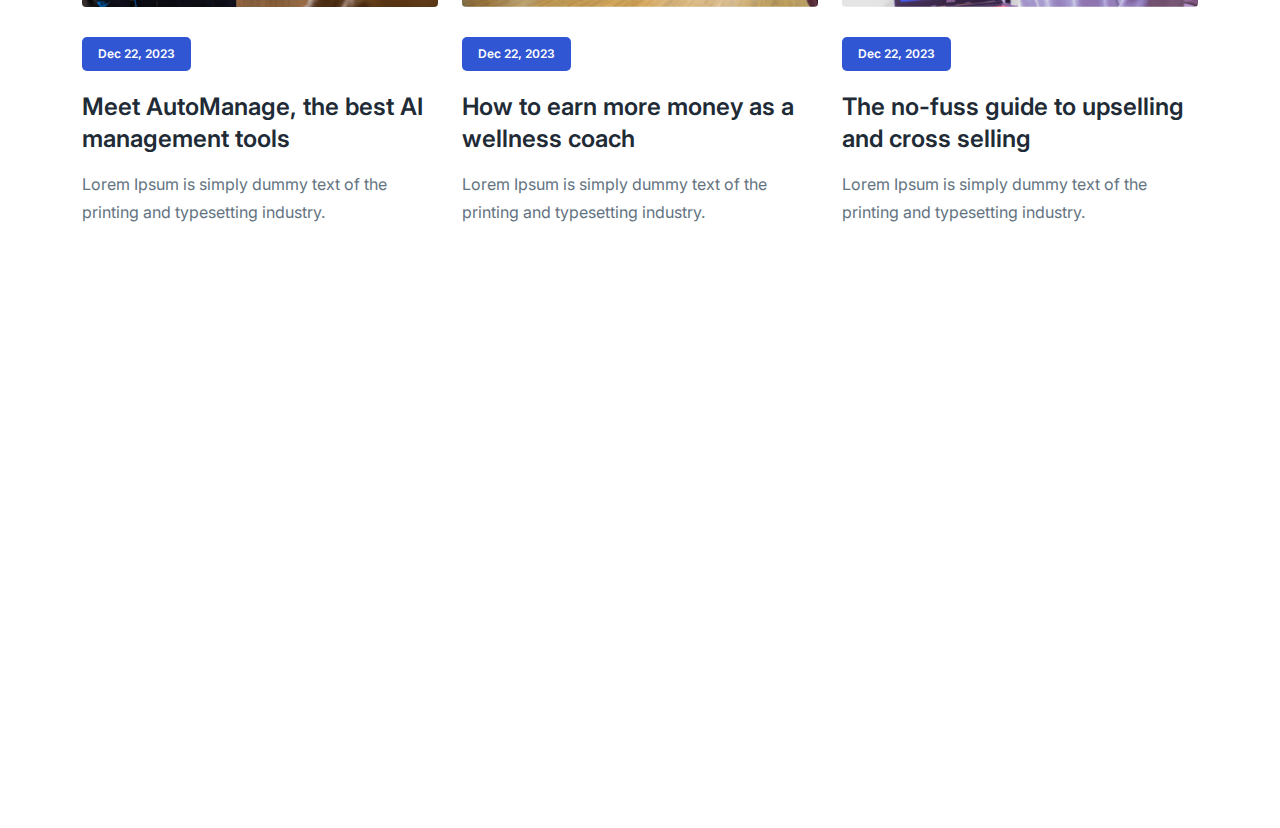
<file: blog.html>
<!DOCTYPE html>
<html lang="en">
  <head>
    <meta charset="UTF-8" />
    <meta http-equiv="X-UA-Compatible" content="IE=edge" />
    <meta name="viewport" content="width=device-width, initial-scale=1.0" />
    <title>Lemon Crafts | Creative Web Page Creators</title>

    <!--====== Favicon Icon ======-->
    <link
      rel="shortcut icon"
      href="assets/images/favicon.svg"
      type="image/svg"
    />

    <!-- ===== All CSS files ===== -->
    <link rel="stylesheet" href="assets/css/bootstrap.min.css" />
    <link rel="stylesheet" href="assets/css/animate.css" />
    <link rel="stylesheet" href="assets/css/lineicons.css" />
    <link rel="stylesheet" href="assets/css/ud-styles.css" />
  </head>
  <body>
    <!-- ====== Header Start ====== -->
    <header class="ud-header">
      <div class="container">
        <div class="row">
          <div class="col-lg-12">
            <nav class="navbar navbar-expand-lg">
              <a class="navbar-brand" href="index.html">
                <img src="assets/images/logo/lmn-logo.png" alt="Logo" />
              </a>
              <button class="navbar-toggler">
                <span class="toggler-icon"> </span>
                <span class="toggler-icon"> </span>
                <span class="toggler-icon"> </span>
              </button>

              <div class="navbar-collapse">
                <ul id="nav" class="navbar-nav mx-auto">
                  <li class="nav-item">
                    <a class="ud-menu-scroll" href="#home">Home</a>
                  </li>

                  <li class="nav-item">
                    <a class="ud-menu-scroll" href="#about">About</a>
                  </li>
                  <li class="nav-item">
                    <a class="ud-menu-scroll" href="#pricing">Pricing</a>
                  </li>
                  <li class="nav-item">
                    <a class="ud-menu-scroll" href="#team">Team</a>
                  </li>
                  <li class="nav-item">
                    <a class="ud-menu-scroll" href="#contact">Contact</a>
                  </li>
                  <li class="nav-item nav-item-has-children">
                    <a href="javascript:void(0)"> Pages </a>
                    <ul class="ud-submenu">
                      <li class="ud-submenu-item">
                        <a href="about.html" class="ud-submenu-link">
                          About Page
                        </a>
                      </li>
                      <li class="ud-submenu-item">
                        <a href="pricing.html" class="ud-submenu-link">
                          Pricing Page
                        </a>
                      </li>
                      <li class="ud-submenu-item">
                        <a href="contact.html" class="ud-submenu-link">
                          Contact Page
                        </a>
                      </li>
                      <!-- <li class="ud-submenu-item">
                        <a href="blog.html" class="ud-submenu-link">
                          Blog Grid Page
                        </a>
                      </li>
                      <li class="ud-submenu-item">
                        <a href="blog-details.html" class="ud-submenu-link">
                          Blog Details Page
                        </a>
                      </li>
                      <li class="ud-submenu-item">
                        <a href="login.html" class="ud-submenu-link">
                          Sign In Page
                        </a>
                      </li> <li class="ud-submenu-item">
                        <a href="404.html" class="ud-submenu-link">404 Page</a>
                      </li> -->
                    </ul>
                  </li>
                </ul>
              </div>

              <div class="navbar-btn d-none d-sm-inline-block">
                <a href="login.html" class="ud-main-btn ud-login-btn">
                  Sign In
                </a>
                <a class="ud-main-btn ud-white-btn" href="javascript:void(0)">
                  Sign Up
                </a>
              </div>
            </nav>
          </div>
        </div>
      </div>
    </header>
    <!-- ====== Header End ====== -->

    <!-- ====== Banner Start ====== -->
    <section class="ud-page-banner">
      <div class="container">
        <div class="row">
          <div class="col-lg-12">
            <div class="ud-banner-content">
              <h1>Blog Page</h1>
            </div>
          </div>
        </div>
      </div>
    </section>
    <!-- ====== Banner End ====== -->

    <!-- ====== Blog Start ====== -->
    <section class="ud-blog-grids">
      <div class="container">
        <div class="row">
          <div class="col-lg-4 col-md-6">
            <div class="ud-single-blog">
              <div class="ud-blog-image">
                <a href="blog-details.html">
                  <img src="assets/images/blog/blog-01.jpg" alt="blog" />
                </a>
              </div>
              <div class="ud-blog-content">
                <span class="ud-blog-date">Dec 22, 2023</span>
                <h3 class="ud-blog-title">
                  <a href="blog-details.html">
                    Meet AutoManage, the best AI management tools
                  </a>
                </h3>
                <p class="ud-blog-desc">
                  Lorem Ipsum is simply dummy text of the printing and
                  typesetting industry.
                </p>
              </div>
            </div>
          </div>
          <div class="col-lg-4 col-md-6">
            <div class="ud-single-blog">
              <div class="ud-blog-image">
                <a href="blog-details.html">
                  <img src="assets/images/blog/blog-02.jpg" alt="blog" />
                </a>
              </div>
              <div class="ud-blog-content">
                <span class="ud-blog-date">Dec 22, 2023</span>
                <h3 class="ud-blog-title">
                  <a href="blog-details.html">
                    How to earn more money as a wellness coach
                  </a>
                </h3>
                <p class="ud-blog-desc">
                  Lorem Ipsum is simply dummy text of the printing and
                  typesetting industry.
                </p>
              </div>
            </div>
          </div>
          <div class="col-lg-4 col-md-6">
            <div class="ud-single-blog">
              <div class="ud-blog-image">
                <a href="blog-details.html">
                  <img src="assets/images/blog/blog-03.jpg" alt="blog" />
                </a>
              </div>
              <div class="ud-blog-content">
                <span class="ud-blog-date">Dec 22, 2023</span>
                <h3 class="ud-blog-title">
                  <a href="blog-details.html">
                    The no-fuss guide to upselling and cross selling
                  </a>
                </h3>
                <p class="ud-blog-desc">
                  Lorem Ipsum is simply dummy text of the printing and
                  typesetting industry.
                </p>
              </div>
            </div>
          </div>
          <div class="col-lg-4 col-md-6">
            <div class="ud-single-blog">
              <div class="ud-blog-image">
                <a href="blog-details.html">
                  <img src="assets/images/blog/blog-02.jpg" alt="blog" />
                </a>
              </div>
              <div class="ud-blog-content">
                <span class="ud-blog-date">Dec 22, 2023</span>
                <h3 class="ud-blog-title">
                  <a href="blog-details.html">
                    How to earn more money as a wellness coach
                  </a>
                </h3>
                <p class="ud-blog-desc">
                  Lorem Ipsum is simply dummy text of the printing and
                  typesetting industry.
                </p>
              </div>
            </div>
          </div>
          <div class="col-lg-4 col-md-6">
            <div class="ud-single-blog">
              <div class="ud-blog-image">
                <a href="blog-details.html">
                  <img src="assets/images/blog/blog-03.jpg" alt="blog" />
                </a>
              </div>
              <div class="ud-blog-content">
                <span class="ud-blog-date">Dec 22, 2023</span>
                <h3 class="ud-blog-title">
                  <a href="blog-details.html">
                    The no-fuss guide to upselling and cross selling
                  </a>
                </h3>
                <p class="ud-blog-desc">
                  Lorem Ipsum is simply dummy text of the printing and
                  typesetting industry.
                </p>
              </div>
            </div>
          </div>
          <div class="col-lg-4 col-md-6">
            <div class="ud-single-blog">
              <div class="ud-blog-image">
                <a href="blog-details.html">
                  <img src="assets/images/blog/blog-01.jpg" alt="blog" />
                </a>
              </div>
              <div class="ud-blog-content">
                <span class="ud-blog-date">Dec 22, 2023</span>
                <h3 class="ud-blog-title">
                  <a href="blog-details.html">
                    Meet AutoManage, the best AI management tools
                  </a>
                </h3>
                <p class="ud-blog-desc">
                  Lorem Ipsum is simply dummy text of the printing and
                  typesetting industry.
                </p>
              </div>
            </div>
          </div>
          <div class="col-lg-4 col-md-6">
            <div class="ud-single-blog">
              <div class="ud-blog-image">
                <a href="blog-details.html">
                  <img src="assets/images/blog/blog-01.jpg" alt="blog" />
                </a>
              </div>
              <div class="ud-blog-content">
                <span class="ud-blog-date">Dec 22, 2023</span>
                <h3 class="ud-blog-title">
                  <a href="blog-details.html">
                    Meet AutoManage, the best AI management tools
                  </a>
                </h3>
                <p class="ud-blog-desc">
                  Lorem Ipsum is simply dummy text of the printing and
                  typesetting industry.
                </p>
              </div>
            </div>
          </div>
          <div class="col-lg-4 col-md-6">
            <div class="ud-single-blog">
              <div class="ud-blog-image">
                <a href="blog-details.html">
                  <img src="assets/images/blog/blog-02.jpg" alt="blog" />
                </a>
              </div>
              <div class="ud-blog-content">
                <span class="ud-blog-date">Dec 22, 2023</span>
                <h3 class="ud-blog-title">
                  <a href="blog-details.html">
                    How to earn more money as a wellness coach
                  </a>
                </h3>
                <p class="ud-blog-desc">
                  Lorem Ipsum is simply dummy text of the printing and
                  typesetting industry.
                </p>
              </div>
            </div>
          </div>
          <div class="col-lg-4 col-md-6">
            <div class="ud-single-blog">
              <div class="ud-blog-image">
                <a href="blog-details.html">
                  <img src="assets/images/blog/blog-03.jpg" alt="blog" />
                </a>
              </div>
              <div class="ud-blog-content">
                <span class="ud-blog-date">Dec 22, 2023</span>
                <h3 class="ud-blog-title">
                  <a href="blog-details.html">
                    The no-fuss guide to upselling and cross selling
                  </a>
                </h3>
                <p class="ud-blog-desc">
                  Lorem Ipsum is simply dummy text of the printing and
                  typesetting industry.
                </p>
              </div>
            </div>
          </div>
        </div>
      </div>
    </section>
    <!-- ====== Blog End ====== -->

    <!-- ====== Footer Start ====== -->
    <footer class="ud-footer wow fadeInUp" data-wow-delay=".15s">
      <div class="shape shape-1">
        <img src="assets/images/footer/shape-1.svg" alt="shape" />
      </div>
      <div class="shape shape-2">
        <img src="assets/images/footer/shape-2.svg" alt="shape" />
      </div>
      <div class="shape shape-3">
        <img src="assets/images/footer/shape-3.svg" alt="shape" />
      </div>
      <div class="ud-footer-widgets">
        <div class="container">
          <div class="row">
            <div class="col-xl-3 col-lg-4 col-md-6">
              <div class="ud-widget">
                <a href="index.html" class="ud-footer-logo">
                  <img src="assets/images/logo/lmn-logo.png" alt="logo" />
                </a>
                <p class="ud-widget-desc">
                  We create digital experiences for brands and companies by
                  using technology.
                </p>
                <ul class="ud-widget-socials">
                  <li>
                    <a href="https://twitter.com/MusharofChy">
                      <i class="lni lni-facebook-filled"></i>
                    </a>
                  </li>
                  <li>
                    <a href="https://twitter.com/MusharofChy">
                      <i class="lni lni-twitter-filled"></i>
                    </a>
                  </li>
                  <li>
                    <a href="https://twitter.com/MusharofChy">
                      <i class="lni lni-instagram-filled"></i>
                    </a>
                  </li>
                  <li>
                    <a href="https://twitter.com/MusharofChy">
                      <i class="lni lni-linkedin-original"></i>
                    </a>
                  </li>
                </ul>
              </div>
            </div>

            <div class="col-xl-2 col-lg-2 col-md-6 col-sm-6">
              <div class="ud-widget">
                <h5 class="ud-widget-title">About Us</h5>
                <ul class="ud-widget-links">
                  <li>
                    <a href="javascript:void(0)">Home</a>
                  </li>
                  <li>
                    <a href="javascript:void(0)">Features</a>
                  </li>
                  <li>
                    <a href="javascript:void(0)">About</a>
                  </li>
                  <li>
                    <a href="javascript:void(0)">Testimonial</a>
                  </li>
                </ul>
              </div>
            </div>
            <div class="col-xl-2 col-lg-3 col-md-6 col-sm-6">
              <div class="ud-widget">
                <h5 class="ud-widget-title">Features</h5>
                <ul class="ud-widget-links">
                  <li>
                    <a href="javascript:void(0)">How it works</a>
                  </li>
                  <li>
                    <a href="javascript:void(0)">Privacy policy</a>
                  </li>
                  <li>
                    <a href="javascript:void(0)">Terms of service</a>
                  </li>
                  <li>
                    <a href="javascript:void(0)">Refund policy</a>
                  </li>
                </ul>
              </div>
            </div>
            <div class="col-xl-2 col-lg-3 col-md-6 col-sm-6">
              <div class="ud-widget">
                <h5 class="ud-widget-title">Our Products</h5>
                <ul class="ud-widget-links">
                  <li>
                    <a
                      href="https://lineicons.com/"
                      rel="nofollow noopner"
                      target="_blank"
                      >Lineicons
                    </a>
                  </li>
                  <li>
                    <a
                      href="https://ecommercehtml.com/"
                      rel="nofollow noopner"
                      target="_blank"
                      >Ecommerce HTML</a
                    >
                  </li>
                  <li>
                    <a
                      href="https://ayroui.com/"
                      rel="nofollow noopner"
                      target="_blank"
                      >Ayro UI</a
                    >
                  </li>
                  <li>
                    <a
                      href="https://graygrids.com/"
                      rel="nofollow noopner"
                      target="_blank"
                      >Plain Admin</a
                    >
                  </li>
                </ul>
              </div>
            </div>
            <div class="col-xl-3 col-lg-6 col-md-8 col-sm-10">
              <div class="ud-widget">
                <h5 class="ud-widget-title">Partners</h5>
                <ul class="ud-widget-brands">
                  <li>
                    <a
                      href="https://ayroui.com/"
                      rel="nofollow noopner"
                      target="_blank"
                    >
                      <img
                        src="assets/images/footer/brands/ayroui.svg"
                        alt="ayroui"
                      />
                    </a>
                  </li>
                  <li>
                    <a
                      href="https://ecommercehtml.com/"
                      rel="nofollow noopner"
                      target="_blank"
                    >
                      <img
                        src="assets/images/footer/brands/ecommerce-html.svg"
                        alt="ecommerce-html"
                      />
                    </a>
                  </li>
                  <li>
                    <a
                      href="https://graygrids.com/"
                      rel="nofollow noopner"
                      target="_blank"
                    >
                      <img
                        src="assets/images/footer/brands/graygrids.svg"
                        alt="graygrids"
                      />
                    </a>
                  </li>
                  <li>
                    <a
                      href="https://lineicons.com/"
                      rel="nofollow noopner"
                      target="_blank"
                    >
                      <img
                        src="assets/images/footer/brands/lineicons.svg"
                        alt="lineicons"
                      />
                    </a>
                  </li>
                  <li>
                    <a
                      href="https://uideck.com/"
                      rel="nofollow noopner"
                      target="_blank"
                    >
                      <img
                        src="assets/images/footer/brands/uideck.svg"
                        alt="uideck"
                      />
                    </a>
                  </li>
                  <li>
                    <a
                      href="https://tailwindtemplates.co/"
                      rel="nofollow noopner"
                      target="_blank"
                    >
                      <img
                        src="assets/images/footer/brands/tailwindtemplates.svg"
                        alt="tailwindtemplates"
                      />
                    </a>
                  </li>
                </ul>
              </div>
            </div>
          </div>
        </div>
      </div>
      <div class="ud-footer-bottom">
        <div class="container">
          <div class="row">
            <div class="col-md-8">
              <ul class="ud-footer-bottom-left">
                <li>
                  <a href="javascript:void(0)">Privacy policy</a>
                </li>
                <li>
                  <a href="javascript:void(0)">Support policy</a>
                </li>
                <li>
                  <a href="javascript:void(0)">Terms of service</a>
                </li>
              </ul>
            </div>
            <div class="col-md-4">
              <p class="ud-footer-bottom-right">
                Designed and Developed by
                <a href="https://uideck.com" rel="nofollow">UIdeck</a>
              </p>
            </div>
          </div>
        </div>
      </div>
    </footer>
    <!-- ====== Footer End ====== -->

    <!-- ====== Back To Top Start ====== -->
    <a href="javascript:void(0)" class="back-to-top">
      <i class="lni lni-chevron-up"> </i>
    </a>
    <!-- ====== Back To Top End ====== -->

    <!-- ====== All Javascript Files ====== -->
    <script src="assets/js/bootstrap.bundle.min.js"></script>
    <script src="assets/js/wow.min.js"></script>
    <script src="assets/js/main.js"></script>
  </body>
</html>
</file>
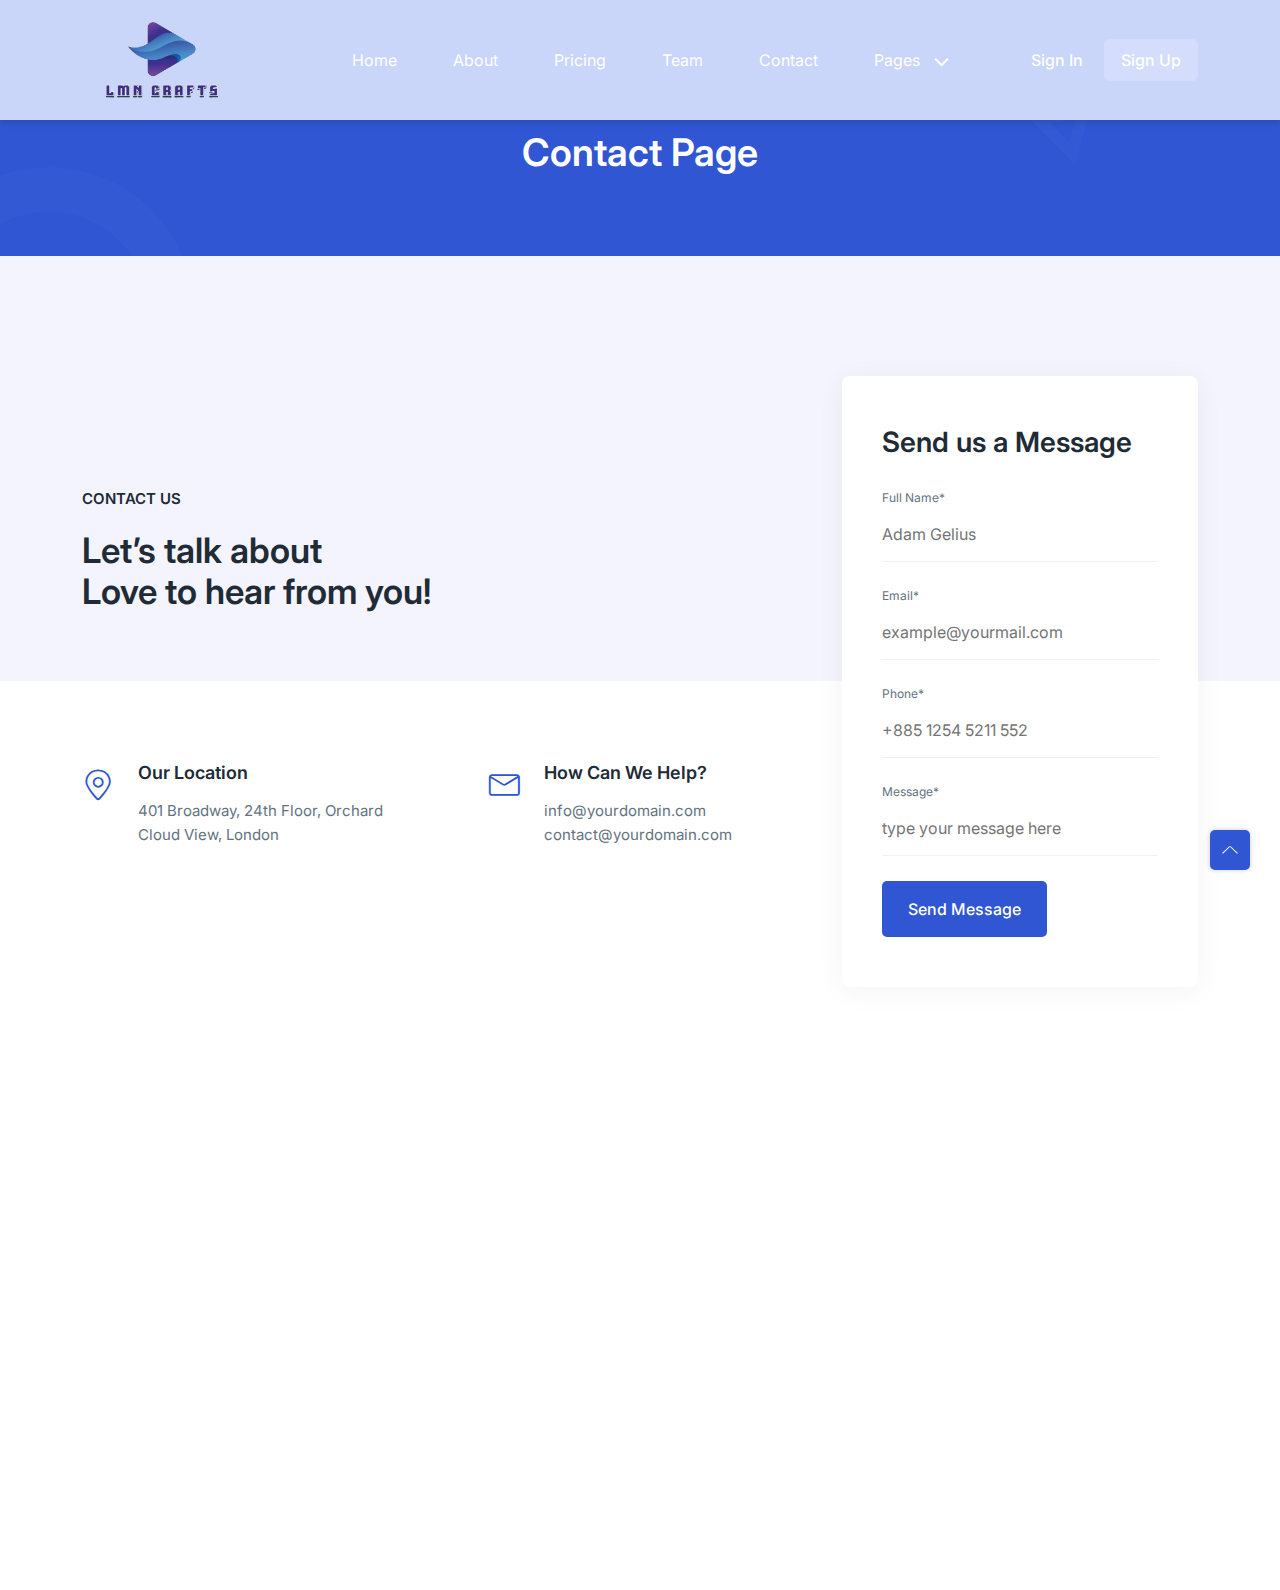
<file: contact.html>
<!-- =========

	Template Name: Play
	Author: UIdeck
	Author URI: https://uideck.com/
	Support: https://uideck.com/support/
	Version: 1.1

========== -->

<!DOCTYPE html>
<html lang="en">
  <head>
    <meta charset="UTF-8" />
    <meta http-equiv="X-UA-Compatible" content="IE=edge" />
    <meta name="viewport" content="width=device-width, initial-scale=1.0" />
    <title>Lemon Crafts | Creative Web Page Creators</title>

    <!--====== Favicon Icon ======-->
    <link
      rel="shortcut icon"
      href="assets/images/favicon.svg"
      type="image/svg"
    />

    <!-- ===== All CSS files ===== -->
    <link rel="stylesheet" href="assets/css/bootstrap.min.css" />
    <link rel="stylesheet" href="assets/css/animate.css" />
    <link rel="stylesheet" href="assets/css/lineicons.css" />
    <link rel="stylesheet" href="assets/css/ud-styles.css" />
  </head>
  <body>
    <!-- ====== Header Start ====== -->
    <header class="ud-header">
      <div class="container">
        <div class="row">
          <div class="col-lg-12">
            <nav class="navbar navbar-expand-lg">
              <a class="navbar-brand" href="index.html">
                <img src="assets/images/logo/lmn-logo.png" alt="Logo" />
              </a>
              <button class="navbar-toggler">
                <span class="toggler-icon"> </span>
                <span class="toggler-icon"> </span>
                <span class="toggler-icon"> </span>
              </button>

              <div class="navbar-collapse">
                <ul id="nav" class="navbar-nav mx-auto">
                  <li class="nav-item">
                    <a class="ud-menu-scroll" href="#home">Home</a>
                  </li>

                  <li class="nav-item">
                    <a class="ud-menu-scroll" href="#about">About</a>
                  </li>
                  <li class="nav-item">
                    <a class="ud-menu-scroll" href="#pricing">Pricing</a>
                  </li>
                  <li class="nav-item">
                    <a class="ud-menu-scroll" href="#team">Team</a>
                  </li>
                  <li class="nav-item">
                    <a class="ud-menu-scroll" href="#contact">Contact</a>
                  </li>
                  <li class="nav-item nav-item-has-children">
                    <a href="javascript:void(0)"> Pages </a>
                    <ul class="ud-submenu">
                      <li class="ud-submenu-item">
                        <a href="about.html" class="ud-submenu-link">
                          About Page
                        </a>
                      </li>
                      <li class="ud-submenu-item">
                        <a href="pricing.html" class="ud-submenu-link">
                          Pricing Page
                        </a>
                      </li>
                      <li class="ud-submenu-item">
                        <a href="contact.html" class="ud-submenu-link">
                          Contact Page
                        </a>
                      </li>
                      <li class="ud-submenu-item">
                        <a href="blog.html" class="ud-submenu-link">
                          Blog Grid Page
                        </a>
                      </li>
                      <li class="ud-submenu-item">
                        <a href="blog-details.html" class="ud-submenu-link">
                          Blog Details Page
                        </a>
                      </li>
                      <li class="ud-submenu-item">
                        <a href="login.html" class="ud-submenu-link">
                          Sign In Page
                        </a>
                      </li>
                      <li class="ud-submenu-item">
                        <a href="404.html" class="ud-submenu-link">404 Page</a>
                      </li>
                    </ul>
                  </li>
                </ul>
              </div>

              <div class="navbar-btn d-none d-sm-inline-block">
                <a href="login.html" class="ud-main-btn ud-login-btn">
                  Sign In
                </a>
                <a class="ud-main-btn ud-white-btn" href="javascript:void(0)">
                  Sign Up
                </a>
              </div>
            </nav>
          </div>
        </div>
      </div>
    </header>
    <!-- ====== Header End ====== -->

    <!-- ====== Banner Start ====== -->
    <section class="ud-page-banner">
      <div class="container">
        <div class="row">
          <div class="col-lg-12">
            <div class="ud-banner-content">
              <h1>Contact Page</h1>
            </div>
          </div>
        </div>
      </div>
    </section>
    <!-- ====== Banner End ====== -->

    <!-- ====== Contact Start ====== -->
    <section id="contact" class="ud-contact">
      <div class="container">
        <div class="row align-items-center">
          <div class="col-xl-8 col-lg-7">
            <div class="ud-contact-content-wrapper">
              <div class="ud-contact-title">
                <span>CONTACT US</span>
                <h2>
                  Let’s talk about <br />
                  Love to hear from you!
                </h2>
              </div>
              <div class="ud-contact-info-wrapper">
                <div class="ud-single-info">
                  <div class="ud-info-icon">
                    <i class="lni lni-map-marker"></i>
                  </div>
                  <div class="ud-info-meta">
                    <h5>Our Location</h5>
                    <p>401 Broadway, 24th Floor, Orchard Cloud View, London</p>
                  </div>
                </div>
                <div class="ud-single-info">
                  <div class="ud-info-icon">
                    <i class="lni lni-envelope"></i>
                  </div>
                  <div class="ud-info-meta">
                    <h5>How Can We Help?</h5>
                    <p>info@yourdomain.com</p>
                    <p>contact@yourdomain.com</p>
                  </div>
                </div>
              </div>
            </div>
          </div>
          <div class="col-xl-4 col-lg-5">
            <div
              class="ud-contact-form-wrapper wow fadeInUp"
              data-wow-delay=".2s"
            >
              <h3 class="ud-contact-form-title">Send us a Message</h3>
              <form class="ud-contact-form">
                <div class="ud-form-group">
                  <label for="fullName">Full Name*</label>
                  <input
                    type="text"
                    name="fullName"
                    placeholder="Adam Gelius"
                  />
                </div>
                <div class="ud-form-group">
                  <label for="email">Email*</label>
                  <input
                    type="email"
                    name="email"
                    placeholder="example@yourmail.com"
                  />
                </div>
                <div class="ud-form-group">
                  <label for="phone">Phone*</label>
                  <input
                    type="text"
                    name="phone"
                    placeholder="+885 1254 5211 552"
                  />
                </div>
                <div class="ud-form-group">
                  <label for="message">Message*</label>
                  <textarea
                    name="message"
                    rows="1"
                    placeholder="type your message here"
                  ></textarea>
                </div>
                <div class="ud-form-group mb-0">
                  <button type="submit" class="ud-main-btn">
                    Send Message
                  </button>
                </div>
              </form>
            </div>
          </div>
        </div>
      </div>
    </section>
    <!-- ====== Contact End ====== -->

    <!-- ====== Footer Start ====== -->
    <footer class="ud-footer wow fadeInUp" data-wow-delay=".15s">
      <div class="shape shape-1">
        <img src="assets/images/footer/shape-1.svg" alt="shape" />
      </div>
      <div class="shape shape-2">
        <img src="assets/images/footer/shape-2.svg" alt="shape" />
      </div>
      <div class="shape shape-3">
        <img src="assets/images/footer/shape-3.svg" alt="shape" />
      </div>
      <div class="ud-footer-widgets">
        <div class="container">
          <div class="row">
            <div class="col-xl-3 col-lg-4 col-md-6">
              <div class="ud-widget">
                <a href="index.html" class="ud-footer-logo">
                  <img src="assets/images/logo/lmn-logo.png" alt="logo" />
                </a>
                <p class="ud-widget-desc">
                  We create digital experiences for brands and companies by
                  using technology.
                </p>
                <ul class="ud-widget-socials">
                  <li>
                    <a href="https://twitter.com/MusharofChy">
                      <i class="lni lni-facebook-filled"></i>
                    </a>
                  </li>
                  <li>
                    <a href="https://twitter.com/MusharofChy">
                      <i class="lni lni-twitter-filled"></i>
                    </a>
                  </li>
                  <li>
                    <a href="https://twitter.com/MusharofChy">
                      <i class="lni lni-instagram-filled"></i>
                    </a>
                  </li>
                  <li>
                    <a href="https://twitter.com/MusharofChy">
                      <i class="lni lni-linkedin-original"></i>
                    </a>
                  </li>
                </ul>
              </div>
            </div>

            <div class="col-xl-2 col-lg-2 col-md-6 col-sm-6">
              <div class="ud-widget">
                <h5 class="ud-widget-title">About Us</h5>
                <ul class="ud-widget-links">
                  <li>
                    <a href="javascript:void(0)">Home</a>
                  </li>
                  <li>
                    <a href="javascript:void(0)">Features</a>
                  </li>
                  <li>
                    <a href="javascript:void(0)">About</a>
                  </li>
                  <li>
                    <a href="javascript:void(0)">Testimonial</a>
                  </li>
                </ul>
              </div>
            </div>
            <div class="col-xl-2 col-lg-3 col-md-6 col-sm-6">
              <div class="ud-widget">
                <h5 class="ud-widget-title">Features</h5>
                <ul class="ud-widget-links">
                  <li>
                    <a href="javascript:void(0)">How it works</a>
                  </li>
                  <li>
                    <a href="javascript:void(0)">Privacy policy</a>
                  </li>
                  <li>
                    <a href="javascript:void(0)">Terms of service</a>
                  </li>
                  <li>
                    <a href="javascript:void(0)">Refund policy</a>
                  </li>
                </ul>
              </div>
            </div>
            <div class="col-xl-2 col-lg-3 col-md-6 col-sm-6">
              <div class="ud-widget">
                <h5 class="ud-widget-title">Our Products</h5>
                <ul class="ud-widget-links">
                  <li>
                    <a
                      href="https://lineicons.com/"
                      rel="nofollow noopner"
                      target="_blank"
                      >Lineicons
                    </a>
                  </li>
                  <li>
                    <a
                      href="https://ecommercehtml.com/"
                      rel="nofollow noopner"
                      target="_blank"
                      >Ecommerce HTML</a
                    >
                  </li>
                  <li>
                    <a
                      href="https://ayroui.com/"
                      rel="nofollow noopner"
                      target="_blank"
                      >Ayro UI</a
                    >
                  </li>
                  <li>
                    <a
                      href="https://graygrids.com/"
                      rel="nofollow noopner"
                      target="_blank"
                      >Plain Admin</a
                    >
                  </li>
                </ul>
              </div>
            </div>
            <div class="col-xl-3 col-lg-6 col-md-8 col-sm-10">
              <div class="ud-widget">
                <h5 class="ud-widget-title">Partners</h5>
                <ul class="ud-widget-brands">
                  <li>
                    <a
                      href="https://ayroui.com/"
                      rel="nofollow noopner"
                      target="_blank"
                    >
                      <img
                        src="assets/images/footer/brands/ayroui.svg"
                        alt="ayroui"
                      />
                    </a>
                  </li>
                  <li>
                    <a
                      href="https://ecommercehtml.com/"
                      rel="nofollow noopner"
                      target="_blank"
                    >
                      <img
                        src="assets/images/footer/brands/ecommerce-html.svg"
                        alt="ecommerce-html"
                      />
                    </a>
                  </li>
                  <li>
                    <a
                      href="https://graygrids.com/"
                      rel="nofollow noopner"
                      target="_blank"
                    >
                      <img
                        src="assets/images/footer/brands/graygrids.svg"
                        alt="graygrids"
                      />
                    </a>
                  </li>
                  <li>
                    <a
                      href="https://lineicons.com/"
                      rel="nofollow noopner"
                      target="_blank"
                    >
                      <img
                        src="assets/images/footer/brands/lineicons.svg"
                        alt="lineicons"
                      />
                    </a>
                  </li>
                  <li>
                    <a
                      href="https://uideck.com/"
                      rel="nofollow noopner"
                      target="_blank"
                    >
                      <img
                        src="assets/images/footer/brands/uideck.svg"
                        alt="uideck"
                      />
                    </a>
                  </li>
                  <li>
                    <a
                      href="https://tailwindtemplates.co/"
                      rel="nofollow noopner"
                      target="_blank"
                    >
                      <img
                        src="assets/images/footer/brands/tailwindtemplates.svg"
                        alt="tailwindtemplates"
                      />
                    </a>
                  </li>
                </ul>
              </div>
            </div>
          </div>
        </div>
      </div>
      <div class="ud-footer-bottom">
        <div class="container">
          <div class="row">
            <div class="col-md-8">
              <ul class="ud-footer-bottom-left">
                <li>
                  <a href="javascript:void(0)">Privacy policy</a>
                </li>
                <li>
                  <a href="javascript:void(0)">Support policy</a>
                </li>
                <li>
                  <a href="javascript:void(0)">Terms of service</a>
                </li>
              </ul>
            </div>
            <div class="col-md-4">
              <p class="ud-footer-bottom-right">
                Designed and Developed by
                <a href="https://uideck.com" rel="nofollow">UIdeck</a>
              </p>
            </div>
          </div>
        </div>
      </div>
    </footer>
    <!-- ====== Footer End ====== -->

    <!-- ====== Back To Top Start ====== -->
    <a href="javascript:void(0)" class="back-to-top">
      <i class="lni lni-chevron-up"> </i>
    </a>
    <!-- ====== Back To Top End ====== -->

    <!-- ====== All Javascript Files ====== -->
    <script src="assets/js/bootstrap.bundle.min.js"></script>
    <script src="assets/js/wow.min.js"></script>
    <script src="assets/js/main.js"></script>
  </body>
</html>
</file>
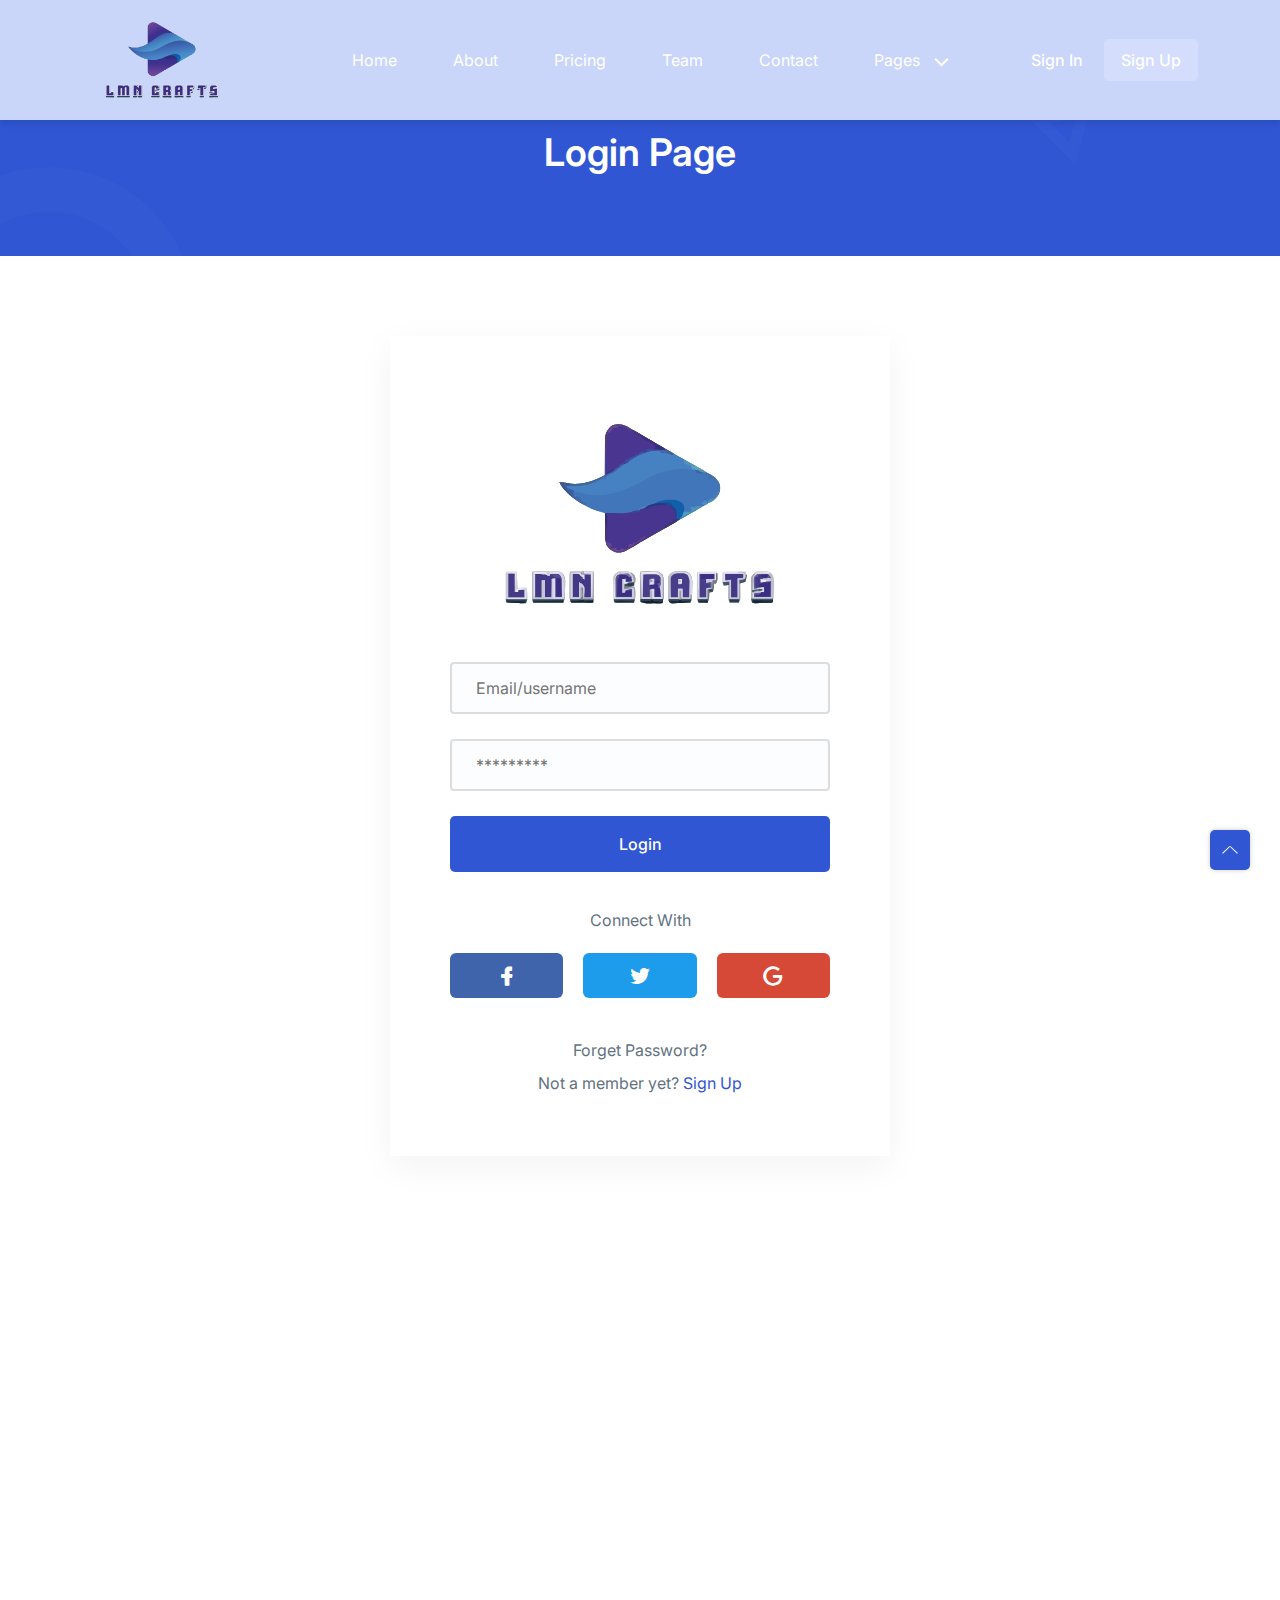
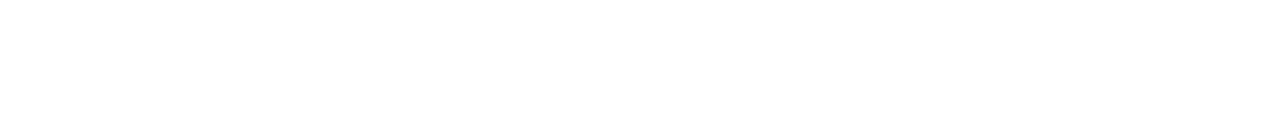
<file: login.html>
<!-- =========

	Template Name: Play
	Author: UIdeck
	Author URI: https://uideck.com/
	Support: https://uideck.com/support/
	Version: 1.1

========== -->

<!DOCTYPE html>
<html lang="en">
  <head>
    <meta charset="UTF-8" />
    <meta http-equiv="X-UA-Compatible" content="IE=edge" />
    <meta name="viewport" content="width=device-width, initial-scale=1.0" />
    <title>Lemon Crafts | Creative Web Page Creators</title>

    <!--====== Favicon Icon ======-->
    <link
      rel="shortcut icon"
      href="assets/images/favicon.svg"
      type="image/svg"
    />

    <!-- ===== All CSS files ===== -->
    <link rel="stylesheet" href="assets/css/bootstrap.min.css" />
    <link rel="stylesheet" href="assets/css/animate.css" />
    <link rel="stylesheet" href="assets/css/lineicons.css" />
    <link rel="stylesheet" href="assets/css/ud-styles.css" />
  </head>
  <body>
    <!-- ====== Header Start ====== -->
    <header class="ud-header">
      <div class="container">
        <div class="row">
          <div class="col-lg-12">
            <nav class="navbar navbar-expand-lg">
              <a class="navbar-brand" href="index.html">
                <img src="assets/images/logo/lmn-logo.png" alt="Logo" />
              </a>
              <button class="navbar-toggler">
                <span class="toggler-icon"> </span>
                <span class="toggler-icon"> </span>
                <span class="toggler-icon"> </span>
              </button>

              <div class="navbar-collapse">
                <ul id="nav" class="navbar-nav mx-auto">
                  <li class="nav-item">
                    <a class="ud-menu-scroll" href="#home">Home</a>
                  </li>

                  <li class="nav-item">
                    <a class="ud-menu-scroll" href="#about">About</a>
                  </li>
                  <li class="nav-item">
                    <a class="ud-menu-scroll" href="#pricing">Pricing</a>
                  </li>
                  <li class="nav-item">
                    <a class="ud-menu-scroll" href="#team">Team</a>
                  </li>
                  <li class="nav-item">
                    <a class="ud-menu-scroll" href="#contact">Contact</a>
                  </li>
                  <li class="nav-item nav-item-has-children">
                    <a href="javascript:void(0)"> Pages </a>
                    <ul class="ud-submenu">
                      <li class="ud-submenu-item">
                        <a href="about.html" class="ud-submenu-link">
                          About Page
                        </a>
                      </li>
                      <li class="ud-submenu-item">
                        <a href="pricing.html" class="ud-submenu-link">
                          Pricing Page
                        </a>
                      </li>
                      <li class="ud-submenu-item">
                        <a href="contact.html" class="ud-submenu-link">
                          Contact Page
                        </a>
                      </li>
                      <li class="ud-submenu-item">
                        <a href="blog.html" class="ud-submenu-link">
                          Blog Grid Page
                        </a>
                      </li>
                      <li class="ud-submenu-item">
                        <a href="blog-details.html" class="ud-submenu-link">
                          Blog Details Page
                        </a>
                      </li>
                      <li class="ud-submenu-item">
                        <a href="login.html" class="ud-submenu-link">
                          Sign In Page
                        </a>
                      </li>
                      <li class="ud-submenu-item">
                        <a href="404.html" class="ud-submenu-link">404 Page</a>
                      </li>
                    </ul>
                  </li>
                </ul>
              </div>

              <div class="navbar-btn d-none d-sm-inline-block">
                <a href="login.html" class="ud-main-btn ud-login-btn">
                  Sign In
                </a>
                <a class="ud-main-btn ud-white-btn" href="javascript:void(0)">
                  Sign Up
                </a>
              </div>
            </nav>
          </div>
        </div>
      </div>
    </header>
    <!-- ====== Header End ====== -->

    <!-- ====== Banner Start ====== -->
    <section class="ud-page-banner">
      <div class="container">
        <div class="row">
          <div class="col-lg-12">
            <div class="ud-banner-content">
              <h1>Login Page</h1>
            </div>
          </div>
        </div>
      </div>
    </section>
    <!-- ====== Banner End ====== -->

    <!-- ====== Login Start ====== -->
    <section class="ud-login">
      <div class="container">
        <div class="row">
          <div class="col-lg-12">
            <div class="ud-login-wrapper">
              <div class="ud-login-logo">
                <img src="assets/images/logo/logo-2.svg" alt="logo" />
              </div>
              <form class="ud-login-form">
                <div class="ud-form-group">
                  <input
                    type="email"
                    name="email"
                    placeholder="Email/username"
                  />
                </div>
                <div class="ud-form-group">
                  <input
                    type="password"
                    name="password"
                    placeholder="*********"
                  />
                </div>
                <div class="ud-form-group">
                  <button type="submit" class="ud-main-btn w-100">Login</button>
                </div>
              </form>

              <div class="ud-socials-connect">
                <p>Connect With</p>

                <ul>
                  <li>
                    <a href="javascript:void(0)" class="facebook">
                      <i class="lni lni-facebook-filled"></i>
                    </a>
                  </li>
                  <li>
                    <a href="javascript:void(0)" class="twitter">
                      <i class="lni lni-twitter-filled"></i>
                    </a>
                  </li>
                  <li>
                    <a href="javascript:void(0)" class="google">
                      <i class="lni lni-google"></i>
                    </a>
                  </li>
                </ul>
              </div>

              <a class="forget-pass" href="javascript:void(0)">
                Forget Password?
              </a>
              <p class="signup-option">
                Not a member yet? <a href="javascript:void(0)"> Sign Up </a>
              </p>
            </div>
          </div>
        </div>
      </div>
    </section>
    <!-- ====== Login End ====== -->

    <!-- ====== Footer Start ====== -->
    <footer class="ud-footer wow fadeInUp" data-wow-delay=".15s">
      <div class="shape shape-1">
        <img src="assets/images/footer/shape-1.svg" alt="shape" />
      </div>
      <div class="shape shape-2">
        <img src="assets/images/footer/shape-2.svg" alt="shape" />
      </div>
      <div class="shape shape-3">
        <img src="assets/images/footer/shape-3.svg" alt="shape" />
      </div>
      <div class="ud-footer-widgets">
        <div class="container">
          <div class="row">
            <div class="col-xl-3 col-lg-4 col-md-6">
              <div class="ud-widget">
                <a href="index.html" class="ud-footer-logo">
                  <img src="assets/images/logo/lmn-logo.png" alt="logo" />
                </a>
                <p class="ud-widget-desc">
                  We create digital experiences for brands and companies by
                  using technology.
                </p>
                <ul class="ud-widget-socials">
                  <li>
                    <a href="https://twitter.com/MusharofChy">
                      <i class="lni lni-facebook-filled"></i>
                    </a>
                  </li>
                  <li>
                    <a href="https://twitter.com/MusharofChy">
                      <i class="lni lni-twitter-filled"></i>
                    </a>
                  </li>
                  <li>
                    <a href="https://twitter.com/MusharofChy">
                      <i class="lni lni-instagram-filled"></i>
                    </a>
                  </li>
                  <li>
                    <a href="https://twitter.com/MusharofChy">
                      <i class="lni lni-linkedin-original"></i>
                    </a>
                  </li>
                </ul>
              </div>
            </div>

            <div class="col-xl-2 col-lg-2 col-md-6 col-sm-6">
              <div class="ud-widget">
                <h5 class="ud-widget-title">About Us</h5>
                <ul class="ud-widget-links">
                  <li>
                    <a href="javascript:void(0)">Home</a>
                  </li>
                  <li>
                    <a href="javascript:void(0)">Features</a>
                  </li>
                  <li>
                    <a href="javascript:void(0)">About</a>
                  </li>
                  <li>
                    <a href="javascript:void(0)">Testimonial</a>
                  </li>
                </ul>
              </div>
            </div>
            <div class="col-xl-2 col-lg-3 col-md-6 col-sm-6">
              <div class="ud-widget">
                <h5 class="ud-widget-title">Features</h5>
                <ul class="ud-widget-links">
                  <li>
                    <a href="javascript:void(0)">How it works</a>
                  </li>
                  <li>
                    <a href="javascript:void(0)">Privacy policy</a>
                  </li>
                  <li>
                    <a href="javascript:void(0)">Terms of service</a>
                  </li>
                  <li>
                    <a href="javascript:void(0)">Refund policy</a>
                  </li>
                </ul>
              </div>
            </div>
            <div class="col-xl-2 col-lg-3 col-md-6 col-sm-6">
              <div class="ud-widget">
                <h5 class="ud-widget-title">Our Products</h5>
                <ul class="ud-widget-links">
                  <li>
                    <a
                      href="https://lineicons.com/"
                      rel="nofollow noopner"
                      target="_blank"
                      >Lineicons
                    </a>
                  </li>
                  <li>
                    <a
                      href="https://ecommercehtml.com/"
                      rel="nofollow noopner"
                      target="_blank"
                      >Ecommerce HTML</a
                    >
                  </li>
                  <li>
                    <a
                      href="https://ayroui.com/"
                      rel="nofollow noopner"
                      target="_blank"
                      >Ayro UI</a
                    >
                  </li>
                  <li>
                    <a
                      href="https://graygrids.com/"
                      rel="nofollow noopner"
                      target="_blank"
                      >Plain Admin</a
                    >
                  </li>
                </ul>
              </div>
            </div>
            <div class="col-xl-3 col-lg-6 col-md-8 col-sm-10">
              <div class="ud-widget">
                <h5 class="ud-widget-title">Partners</h5>
                <ul class="ud-widget-brands">
                  <li>
                    <a
                      href="https://ayroui.com/"
                      rel="nofollow noopner"
                      target="_blank"
                    >
                      <img
                        src="assets/images/footer/brands/ayroui.svg"
                        alt="ayroui"
                      />
                    </a>
                  </li>
                  <li>
                    <a
                      href="https://ecommercehtml.com/"
                      rel="nofollow noopner"
                      target="_blank"
                    >
                      <img
                        src="assets/images/footer/brands/ecommerce-html.svg"
                        alt="ecommerce-html"
                      />
                    </a>
                  </li>
                  <li>
                    <a
                      href="https://graygrids.com/"
                      rel="nofollow noopner"
                      target="_blank"
                    >
                      <img
                        src="assets/images/footer/brands/graygrids.svg"
                        alt="graygrids"
                      />
                    </a>
                  </li>
                  <li>
                    <a
                      href="https://lineicons.com/"
                      rel="nofollow noopner"
                      target="_blank"
                    >
                      <img
                        src="assets/images/footer/brands/lineicons.svg"
                        alt="lineicons"
                      />
                    </a>
                  </li>
                  <li>
                    <a
                      href="https://uideck.com/"
                      rel="nofollow noopner"
                      target="_blank"
                    >
                      <img
                        src="assets/images/footer/brands/uideck.svg"
                        alt="uideck"
                      />
                    </a>
                  </li>
                  <li>
                    <a
                      href="https://tailwindtemplates.co/"
                      rel="nofollow noopner"
                      target="_blank"
                    >
                      <img
                        src="assets/images/footer/brands/tailwindtemplates.svg"
                        alt="tailwindtemplates"
                      />
                    </a>
                  </li>
                </ul>
              </div>
            </div>
          </div>
        </div>
      </div>
      <div class="ud-footer-bottom">
        <div class="container">
          <div class="row">
            <div class="col-md-8">
              <ul class="ud-footer-bottom-left">
                <li>
                  <a href="javascript:void(0)">Privacy policy</a>
                </li>
                <li>
                  <a href="javascript:void(0)">Support policy</a>
                </li>
                <li>
                  <a href="javascript:void(0)">Terms of service</a>
                </li>
              </ul>
            </div>
            <div class="col-md-4">
              <p class="ud-footer-bottom-right">
                Designed and Developed by
                <a href="https://uideck.com" rel="nofollow">UIdeck</a>
              </p>
            </div>
          </div>
        </div>
      </div>
    </footer>
    <!-- ====== Footer End ====== -->

    <!-- ====== Back To Top Start ====== -->
    <a href="javascript:void(0)" class="back-to-top">
      <i class="lni lni-chevron-up"> </i>
    </a>
    <!-- ====== Back To Top End ====== -->

    <!-- ====== All Javascript Files ====== -->
    <script src="assets/js/bootstrap.bundle.min.js"></script>
    <script src="assets/js/wow.min.js"></script>
    <script src="assets/js/main.js"></script>
  </body>
</html>
</file>
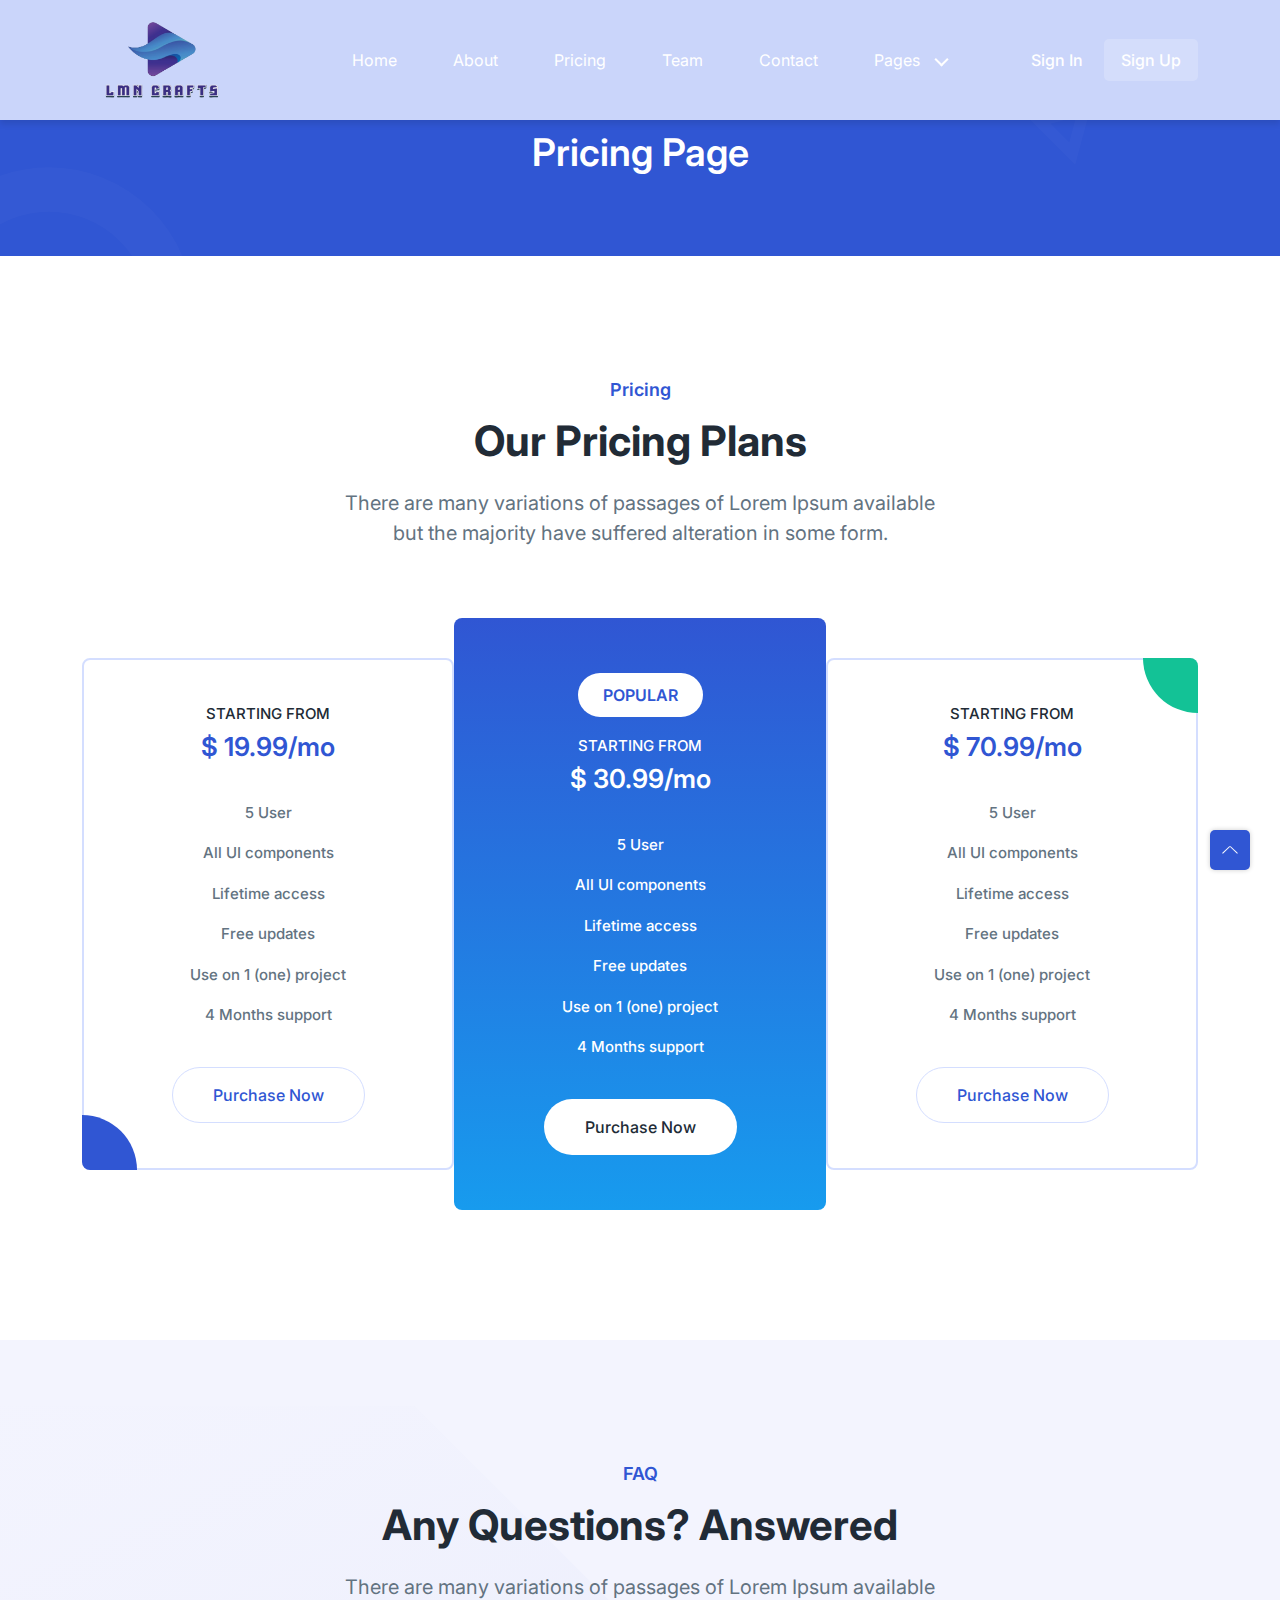
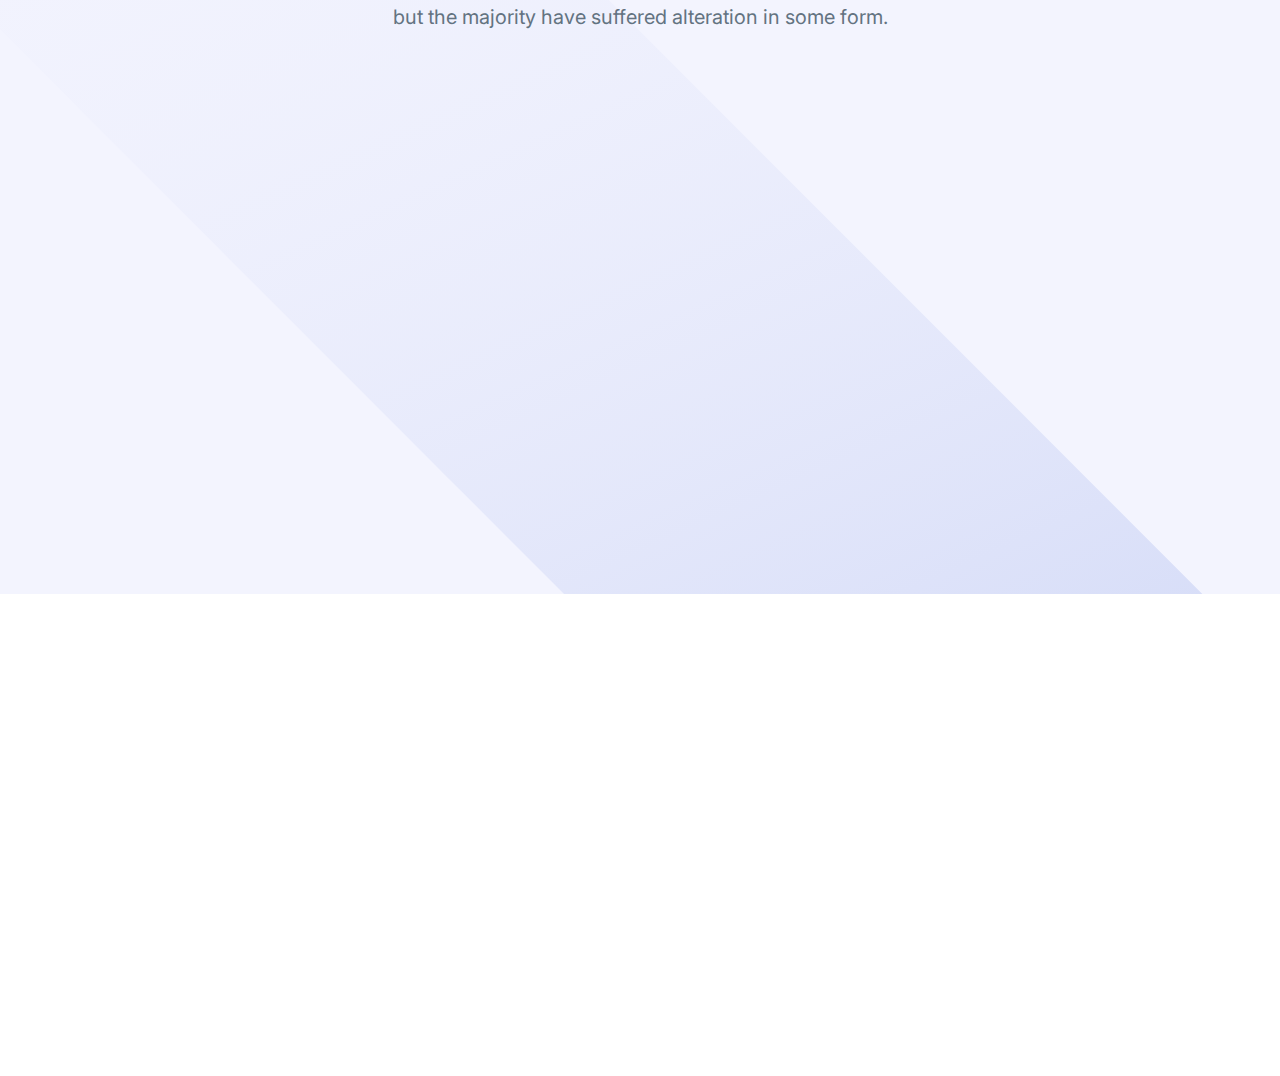
<file: pricing.html>
<!DOCTYPE html>
<html lang="en">
  <head>
    <meta charset="UTF-8" />
    <meta http-equiv="X-UA-Compatible" content="IE=edge" />
    <meta name="viewport" content="width=device-width, initial-scale=1.0" />
    <title>Lemon Crafts | Creative Web Page Creators</title>

    <!--====== Favicon Icon ======-->
    <link
      rel="shortcut icon"
      href="assets/images/favicon.svg"
      type="image/svg"
    />

    <!-- ===== All CSS files ===== -->
    <link rel="stylesheet" href="assets/css/bootstrap.min.css" />
    <link rel="stylesheet" href="assets/css/animate.css" />
    <link rel="stylesheet" href="assets/css/lineicons.css" />
    <link rel="stylesheet" href="assets/css/ud-styles.css" />
  </head>
  <body>
    <!-- ====== Header Start ====== -->
    <header class="ud-header">
      <div class="container">
        <div class="row">
          <div class="col-lg-12">
            <nav class="navbar navbar-expand-lg">
              <a class="navbar-brand" href="index.html">
                <img src="assets/images/logo/lmn-logo.png" alt="Logo" />
              </a>
              <button class="navbar-toggler">
                <span class="toggler-icon"> </span>
                <span class="toggler-icon"> </span>
                <span class="toggler-icon"> </span>
              </button>

              <div class="navbar-collapse">
                <ul id="nav" class="navbar-nav mx-auto">
                  <li class="nav-item">
                    <a class="ud-menu-scroll" href="#home">Home</a>
                  </li>

                  <li class="nav-item">
                    <a class="ud-menu-scroll" href="#about">About</a>
                  </li>
                  <li class="nav-item">
                    <a class="ud-menu-scroll" href="#pricing">Pricing</a>
                  </li>
                  <li class="nav-item">
                    <a class="ud-menu-scroll" href="#team">Team</a>
                  </li>
                  <li class="nav-item">
                    <a class="ud-menu-scroll" href="#contact">Contact</a>
                  </li>

                  <li class="nav-item nav-item-has-children">
                    <a href="javascript:void(0)"> Pages </a>
                    <ul class="ud-submenu">
                      <li class="ud-submenu-item">
                        <a href="about.html" class="ud-submenu-link">
                          About Page
                        </a>
                      </li>
                      <li class="ud-submenu-item">
                        <a href="pricing.html" class="ud-submenu-link">
                          Pricing Page
                        </a>
                      </li>
                      <li class="ud-submenu-item">
                        <a href="contact.html" class="ud-submenu-link">
                          Contact Page
                        </a>
                      </li>
                      <li class="ud-submenu-item">
                        <a href="blog.html" class="ud-submenu-link">
                          Blog Grid Page
                        </a>
                      </li>
                      <li class="ud-submenu-item">
                        <a href="blog-details.html" class="ud-submenu-link">
                          Blog Details Page
                        </a>
                      </li>
                      <li class="ud-submenu-item">
                        <a href="login.html" class="ud-submenu-link">
                          Sign In Page
                        </a>
                      </li>
                      <li class="ud-submenu-item">
                        <a href="404.html" class="ud-submenu-link">404 Page</a>
                      </li>
                    </ul>
                  </li>
                </ul>
              </div>

              <div class="navbar-btn d-none d-sm-inline-block">
                <a href="login.html" class="ud-main-btn ud-login-btn">
                  Sign In
                </a>
                <a class="ud-main-btn ud-white-btn" href="javascript:void(0)">
                  Sign Up
                </a>
              </div>
            </nav>
          </div>
        </div>
      </div>
    </header>
    <!-- ====== Header End ====== -->

    <!-- ====== Banner Start ====== -->
    <section class="ud-page-banner">
      <div class="container">
        <div class="row">
          <div class="col-lg-12">
            <div class="ud-banner-content">
              <h1>Pricing Page</h1>
            </div>
          </div>
        </div>
      </div>
    </section>
    <!-- ====== Banner End ====== -->

    <!-- ====== Pricing Start ====== -->
    <section id="pricing" class="ud-pricing">
      <div class="container">
        <div class="row">
          <div class="col-lg-12">
            <div class="ud-section-title mx-auto text-center">
              <span>Pricing</span>
              <h2>Our Pricing Plans</h2>
              <p>
                There are many variations of passages of Lorem Ipsum available
                but the majority have suffered alteration in some form.
              </p>
            </div>
          </div>
        </div>

        <div class="row g-0 align-items-center justify-content-center">
          <div class="col-lg-4 col-md-6 col-sm-10">
            <div
              class="ud-single-pricing first-item wow fadeInUp"
              data-wow-delay=".15s"
            >
              <div class="ud-pricing-header">
                <h3>STARTING FROM</h3>
                <h4>$ 19.99/mo</h4>
              </div>
              <div class="ud-pricing-body">
                <ul>
                  <li>5 User</li>
                  <li>All UI components</li>
                  <li>Lifetime access</li>
                  <li>Free updates</li>
                  <li>Use on 1 (one) project</li>
                  <li>4 Months support</li>
                </ul>
              </div>
              <div class="ud-pricing-footer">
                <a href="javascript:void(0)" class="ud-main-btn ud-border-btn">
                  Purchase Now
                </a>
              </div>
            </div>
          </div>
          <div class="col-lg-4 col-md-6 col-sm-10">
            <div
              class="ud-single-pricing active wow fadeInUp"
              data-wow-delay=".1s"
            >
              <span class="ud-popular-tag">POPULAR</span>
              <div class="ud-pricing-header">
                <h3>STARTING FROM</h3>
                <h4>$ 30.99/mo</h4>
              </div>
              <div class="ud-pricing-body">
                <ul>
                  <li>5 User</li>
                  <li>All UI components</li>
                  <li>Lifetime access</li>
                  <li>Free updates</li>
                  <li>Use on 1 (one) project</li>
                  <li>4 Months support</li>
                </ul>
              </div>
              <div class="ud-pricing-footer">
                <a href="javascript:void(0)" class="ud-main-btn ud-white-btn">
                  Purchase Now
                </a>
              </div>
            </div>
          </div>
          <div class="col-lg-4 col-md-6 col-sm-10">
            <div
              class="ud-single-pricing last-item wow fadeInUp"
              data-wow-delay=".15s"
            >
              <div class="ud-pricing-header">
                <h3>STARTING FROM</h3>
                <h4>$ 70.99/mo</h4>
              </div>
              <div class="ud-pricing-body">
                <ul>
                  <li>5 User</li>
                  <li>All UI components</li>
                  <li>Lifetime access</li>
                  <li>Free updates</li>
                  <li>Use on 1 (one) project</li>
                  <li>4 Months support</li>
                </ul>
              </div>
              <div class="ud-pricing-footer">
                <a href="javascript:void(0)" class="ud-main-btn ud-border-btn">
                  Purchase Now
                </a>
              </div>
            </div>
          </div>
        </div>
      </div>
    </section>
    <!-- ====== Pricing End ====== -->

    <!-- ====== FAQ Start ====== -->
    <section id="faq" class="ud-faq">
      <div class="shape">
        <img src="assets/images/faq/shape.svg" alt="shape" />
      </div>
      <div class="container">
        <div class="row">
          <div class="col-lg-12">
            <div class="ud-section-title text-center mx-auto">
              <span>FAQ</span>
              <h2>Any Questions? Answered</h2>
              <p>
                There are many variations of passages of Lorem Ipsum available
                but the majority have suffered alteration in some form.
              </p>
            </div>
          </div>
        </div>

        <div class="row">
          <div class="col-lg-6">
            <div class="ud-single-faq wow fadeInUp" data-wow-delay=".1s">
              <div class="accordion">
                <button
                  class="ud-faq-btn collapsed"
                  data-bs-toggle="collapse"
                  data-bs-target="#collapseOne"
                >
                  <span class="icon flex-shrink-0">
                    <i class="lni lni-chevron-down"></i>
                  </span>
                  <span>How to use UIdeck?</span>
                </button>
                <div id="collapseOne" class="accordion-collapse collapse">
                  <div class="ud-faq-body">
                    Lorem Ipsum is simply dummy text of the printing and
                    typesetting industry. Lorem Ipsum has been the industry's
                    standard dummy text ever since the 1500s, when an unknown
                    printer took a galley of type and scrambled it to make a
                    type specimen book.
                  </div>
                </div>
              </div>
            </div>
            <div class="ud-single-faq wow fadeInUp" data-wow-delay=".15s">
              <div class="accordion">
                <button
                  class="ud-faq-btn collapsed"
                  data-bs-toggle="collapse"
                  data-bs-target="#collapseTwo"
                >
                  <span class="icon flex-shrink-0">
                    <i class="lni lni-chevron-down"></i>
                  </span>
                  <span>How to download icons from Lineicons?</span>
                </button>
                <div id="collapseTwo" class="accordion-collapse collapse">
                  <div class="ud-faq-body">
                    Lorem Ipsum is simply dummy text of the printing and
                    typesetting industry. Lorem Ipsum has been the industry's
                    standard dummy text ever since the 1500s, when an unknown
                    printer took a galley of type and scrambled it to make a
                    type specimen book.
                  </div>
                </div>
              </div>
            </div>
            <div class="ud-single-faq wow fadeInUp" data-wow-delay=".2s">
              <div class="accordion">
                <button
                  class="ud-faq-btn collapsed"
                  data-bs-toggle="collapse"
                  data-bs-target="#collapseThree"
                >
                  <span class="icon flex-shrink-0">
                    <i class="lni lni-chevron-down"></i>
                  </span>
                  <span>Is GrayGrids part of UIdeck?</span>
                </button>
                <div id="collapseThree" class="accordion-collapse collapse">
                  <div class="ud-faq-body">
                    Lorem Ipsum is simply dummy text of the printing and
                    typesetting industry. Lorem Ipsum has been the industry's
                    standard dummy text ever since the 1500s, when an unknown
                    printer took a galley of type and scrambled it to make a
                    type specimen book.
                  </div>
                </div>
              </div>
            </div>
          </div>
          <div class="col-lg-6">
            <div class="ud-single-faq wow fadeInUp" data-wow-delay=".1s">
              <div class="accordion">
                <button
                  class="ud-faq-btn collapsed"
                  data-bs-toggle="collapse"
                  data-bs-target="#collapseFour"
                >
                  <span class="icon flex-shrink-0">
                    <i class="lni lni-chevron-down"></i>
                  </span>
                  <span>Can I use this template for commercial project?</span>
                </button>
                <div id="collapseFour" class="accordion-collapse collapse">
                  <div class="ud-faq-body">
                    Lorem Ipsum is simply dummy text of the printing and
                    typesetting industry. Lorem Ipsum has been the industry's
                    standard dummy text ever since the 1500s, when an unknown
                    printer took a galley of type and scrambled it to make a
                    type specimen book.
                  </div>
                </div>
              </div>
            </div>
            <div class="ud-single-faq wow fadeInUp" data-wow-delay=".15s">
              <div class="accordion">
                <button
                  class="ud-faq-btn collapsed"
                  data-bs-toggle="collapse"
                  data-bs-target="#collapseFive"
                >
                  <span class="icon flex-shrink-0">
                    <i class="lni lni-chevron-down"></i>
                  </span>
                  <span>Do you have plan releasing Play Pro?</span>
                </button>
                <div id="collapseFive" class="accordion-collapse collapse">
                  <div class="ud-faq-body">
                    Lorem Ipsum is simply dummy text of the printing and
                    typesetting industry. Lorem Ipsum has been the industry's
                    standard dummy text ever since the 1500s, when an unknown
                    printer took a galley of type and scrambled it to make a
                    type specimen book.
                  </div>
                </div>
              </div>
            </div>
            <div class="ud-single-faq wow fadeInUp" data-wow-delay=".2s">
              <div class="accordion">
                <button
                  class="ud-faq-btn collapsed"
                  data-bs-toggle="collapse"
                  data-bs-target="#collapseSix"
                >
                  <span class="icon flex-shrink-0">
                    <i class="lni lni-chevron-down"></i>
                  </span>
                  <span>Where and how to host this template?</span>
                </button>
                <div id="collapseSix" class="accordion-collapse collapse">
                  <div class="ud-faq-body">
                    Lorem Ipsum is simply dummy text of the printing and
                    typesetting industry. Lorem Ipsum has been the industry's
                    standard dummy text ever since the 1500s, when an unknown
                    printer took a galley of type and scrambled it to make a
                    type specimen book.
                  </div>
                </div>
              </div>
            </div>
          </div>
        </div>
      </div>
    </section>
    <!-- ====== FAQ End ====== -->

    <!-- ====== Footer Start ====== -->
    <footer class="ud-footer wow fadeInUp" data-wow-delay=".15s">
      <div class="shape shape-1">
        <img src="assets/images/footer/shape-1.svg" alt="shape" />
      </div>
      <div class="shape shape-2">
        <img src="assets/images/footer/shape-2.svg" alt="shape" />
      </div>
      <div class="shape shape-3">
        <img src="assets/images/footer/shape-3.svg" alt="shape" />
      </div>
      <div class="ud-footer-widgets">
        <div class="container">
          <div class="row">
            <div class="col-xl-3 col-lg-4 col-md-6">
              <div class="ud-widget">
                <a href="index.html" class="ud-footer-logo">
                  <img src="assets/images/logo/lmn-logo.png" alt="logo" />
                </a>
                <p class="ud-widget-desc">
                  We create digital experiences for brands and companies by
                  using technology.
                </p>
                <ul class="ud-widget-socials">
                  <li>
                    <a href="https://twitter.com/MusharofChy">
                      <i class="lni lni-facebook-filled"></i>
                    </a>
                  </li>
                  <li>
                    <a href="https://twitter.com/MusharofChy">
                      <i class="lni lni-twitter-filled"></i>
                    </a>
                  </li>
                  <li>
                    <a href="https://twitter.com/MusharofChy">
                      <i class="lni lni-instagram-filled"></i>
                    </a>
                  </li>
                  <li>
                    <a href="https://twitter.com/MusharofChy">
                      <i class="lni lni-linkedin-original"></i>
                    </a>
                  </li>
                </ul>
              </div>
            </div>

            <div class="col-xl-2 col-lg-2 col-md-6 col-sm-6">
              <div class="ud-widget">
                <h5 class="ud-widget-title">About Us</h5>
                <ul class="ud-widget-links">
                  <li>
                    <a href="javascript:void(0)">Home</a>
                  </li>
                  <li>
                    <a href="javascript:void(0)">Features</a>
                  </li>
                  <li>
                    <a href="javascript:void(0)">About</a>
                  </li>
                  <li>
                    <a href="javascript:void(0)">Testimonial</a>
                  </li>
                </ul>
              </div>
            </div>
            <div class="col-xl-2 col-lg-3 col-md-6 col-sm-6">
              <div class="ud-widget">
                <h5 class="ud-widget-title">Features</h5>
                <ul class="ud-widget-links">
                  <li>
                    <a href="javascript:void(0)">How it works</a>
                  </li>
                  <li>
                    <a href="javascript:void(0)">Privacy policy</a>
                  </li>
                  <li>
                    <a href="javascript:void(0)">Terms of service</a>
                  </li>
                  <li>
                    <a href="javascript:void(0)">Refund policy</a>
                  </li>
                </ul>
              </div>
            </div>
            <div class="col-xl-2 col-lg-3 col-md-6 col-sm-6">
              <div class="ud-widget">
                <h5 class="ud-widget-title">Our Products</h5>
                <ul class="ud-widget-links">
                  <li>
                    <a
                      href="https://lineicons.com/"
                      rel="nofollow noopner"
                      target="_blank"
                      >Lineicons
                    </a>
                  </li>
                  <li>
                    <a
                      href="https://ecommercehtml.com/"
                      rel="nofollow noopner"
                      target="_blank"
                      >Ecommerce HTML</a
                    >
                  </li>
                  <li>
                    <a
                      href="https://ayroui.com/"
                      rel="nofollow noopner"
                      target="_blank"
                      >Ayro UI</a
                    >
                  </li>
                  <li>
                    <a
                      href="https://graygrids.com/"
                      rel="nofollow noopner"
                      target="_blank"
                      >Plain Admin</a
                    >
                  </li>
                </ul>
              </div>
            </div>
            <div class="col-xl-3 col-lg-6 col-md-8 col-sm-10">
              <div class="ud-widget">
                <h5 class="ud-widget-title">Partners</h5>
                <ul class="ud-widget-brands">
                  <li>
                    <a
                      href="https://ayroui.com/"
                      rel="nofollow noopner"
                      target="_blank"
                    >
                      <img
                        src="assets/images/footer/brands/ayroui.svg"
                        alt="ayroui"
                      />
                    </a>
                  </li>
                  <li>
                    <a
                      href="https://ecommercehtml.com/"
                      rel="nofollow noopner"
                      target="_blank"
                    >
                      <img
                        src="assets/images/footer/brands/ecommerce-html.svg"
                        alt="ecommerce-html"
                      />
                    </a>
                  </li>
                  <li>
                    <a
                      href="https://graygrids.com/"
                      rel="nofollow noopner"
                      target="_blank"
                    >
                      <img
                        src="assets/images/footer/brands/graygrids.svg"
                        alt="graygrids"
                      />
                    </a>
                  </li>
                  <li>
                    <a
                      href="https://lineicons.com/"
                      rel="nofollow noopner"
                      target="_blank"
                    >
                      <img
                        src="assets/images/footer/brands/lineicons.svg"
                        alt="lineicons"
                      />
                    </a>
                  </li>
                  <li>
                    <a
                      href="https://uideck.com/"
                      rel="nofollow noopner"
                      target="_blank"
                    >
                      <img
                        src="assets/images/footer/brands/uideck.svg"
                        alt="uideck"
                      />
                    </a>
                  </li>
                  <li>
                    <a
                      href="https://tailwindtemplates.co/"
                      rel="nofollow noopner"
                      target="_blank"
                    >
                      <img
                        src="assets/images/footer/brands/tailwindtemplates.svg"
                        alt="tailwindtemplates"
                      />
                    </a>
                  </li>
                </ul>
              </div>
            </div>
          </div>
        </div>
      </div>
      <div class="ud-footer-bottom">
        <div class="container">
          <div class="row">
            <div class="col-md-8">
              <ul class="ud-footer-bottom-left">
                <li>
                  <a href="javascript:void(0)">Privacy policy</a>
                </li>
                <li>
                  <a href="javascript:void(0)">Support policy</a>
                </li>
                <li>
                  <a href="javascript:void(0)">Terms of service</a>
                </li>
              </ul>
            </div>
            <div class="col-md-4">
              <p class="ud-footer-bottom-right">
                Designed and Developed by
                <a href="https://uideck.com" rel="nofollow">UIdeck</a>
              </p>
            </div>
          </div>
        </div>
      </div>
    </footer>
    <!-- ====== Footer End ====== -->

    <!-- ====== Back To Top Start ====== -->
    <a href="javascript:void(0)" class="back-to-top">
      <i class="lni lni-chevron-up"> </i>
    </a>
    <!-- ====== Back To Top End ====== -->

    <!-- ====== All Javascript Files ====== -->
    <script src="assets/js/bootstrap.bundle.min.js"></script>
    <script src="assets/js/wow.min.js"></script>
    <script src="assets/js/main.js"></script>
  </body>
</html>
</file>
<file: assets/css/ud-styles.css>
@import url("https://fonts.googleapis.com/css2?family=Inter:wght@200;300;400;500;600;700;800;900&display=swap");
:root {
  --font: "Inter", sans-serif;
  --body-color: #637381;
  --heading-color: #212b36;
  --primary-color: #3056d3;
  --white: #ffffff;
}

body {
  font-family: var(--font);
  font-weight: normal;
  font-style: normal;
  color: var(--body-color);
  overflow-x: hidden;
}

* {
  margin: 0;
  padding: 0;
  -webkit-box-sizing: border-box;
  box-sizing: border-box;
}

img {
  max-width: 100%;
}

a,
button,
input,
textarea {
  -webkit-transition: all 0.3s ease-out 0s;
  transition: all 0.3s ease-out 0s;
}

a,
a:focus,
input:focus,
textarea:focus,
button:focus,
.navbar-toggler:focus {
  text-decoration: none;
  outline: none;
  -webkit-box-shadow: none;
          box-shadow: none;
}

a:focus,
a:hover {
  text-decoration: none;
}

i,
span,
a {
  display: inline-block;
}

audio,
canvas,
iframe,
img,
svg,
video {
  vertical-align: middle;
}

h1,
h2,
h3,
h4,
h5,
h6 {
  font-weight: 700;
  color: var(--heading-color);
  margin: 0px;
}

h1 {
  font-size: 48px;
}

h2 {
  font-size: 36px;
}

h3 {
  font-size: 28px;
}

h4 {
  font-size: 22px;
}

h5 {
  font-size: 18px;
}

h6 {
  font-size: 16px;
}

ul,
ol {
  margin: 0px;
  padding: 0px;
  list-style-type: none;
}

p {
  font-size: 16px;
  font-weight: 400;
  line-height: 26px;
  color: var(--body-color);
  margin: 0px;
}

.bg_cover {
  background-position: center center;
  background-size: cover;
  background-repeat: no-repeat;
  width: 100%;
  height: 100%;
}

/*===== All Button Style =====*/
.ud-main-btn {
  display: inline-block;
  text-align: center;
  white-space: nowrap;
  vertical-align: middle;
  font-weight: 500;
  font-size: 16px;
  border-radius: 5px;
  padding: 15px 25px;
  border: 1px solid transparent;
  color: var(--white);
  cursor: pointer;
  z-index: 5;
  -webkit-transition: all 0.4s ease-out 0s;
  transition: all 0.4s ease-out 0s;
  background: var(--primary-color);
}

.ud-main-btn:hover {
  color: var(--white);
  background: var(--heading-color);
}

@media (max-width: 767px) {
  .container {
    padding-left: 40px;
    padding-right: 40px;
  }
}

@media only screen and (min-width: 576px) and (max-width: 767px) {
  .container {
    padding-left: 20px;
    padding-right: 20px;
  }
}

.back-to-top {
  width: 40px;
  height: 40px;
  line-height: 40px;
  background: var(--primary-color);
  -webkit-box-shadow: 0px 0px 5px rgba(0, 0, 0, 0.2);
          box-shadow: 0px 0px 5px rgba(0, 0, 0, 0.2);
  text-align: center;
  -webkit-box-pack: center;
      -ms-flex-pack: center;
          justify-content: center;
  -webkit-box-align: center;
      -ms-flex-align: center;
          align-items: center;
  border-radius: 5px;
  position: fixed;
  right: 30px;
  bottom: 30px;
  z-index: 99;
  color: var(--white);
}

.back-to-top:hover {
  color: var(--white);
  background: var(--heading-color);
}

/* ===== Header CSS ===== */
.ud-header {
  position: absolute;
  top: 0;
  left: 0;
  width: 100%;
  z-index: 99;
  -webkit-transition: all 0.3s ease-out 0s;
  transition: all 0.3s ease-out 0s;
  background-color: #cad5fa; /* Adjust as needed */
  padding: 10px 0;
  box-shadow: 0px 4px 6px rgba(0, 0, 0, 0.1);
}

.sticky {
  position: fixed;
  z-index: 99;
  background-color: rgba(255, 255, 255, 0.8);
  -webkit-backdrop-filter: blur(5px);
          backdrop-filter: blur(5px);
  -webkit-box-shadow: inset 0 -1px 0 0 rgba(0, 0, 0, 0.1);
  box-shadow: inset 0 -1px 0 0 rgba(0, 0, 0, 0.1);
  -webkit-transition: all 0.3s ease-out 0s;
  transition: all 0.3s ease-out 0s;
}

.sticky .navbar {
  padding: 0;
}

.navbar {
  padding: 0px 0;
  border-radius: 5px;
  position: relative;
  -webkit-transition: all 0.3s ease-out 0s;
  transition: all 0.3s ease-out 0s;
}

.navbar-brand {
  padding: 0;
}

@media only screen and (min-width: 768px) and (max-width: 991px), (max-width: 767px) {
  .navbar-brand {
    padding: 5px 0px;
  }
}

.navbar-brand img {
  max-width: 160px;
}

.navbar-toggler {
  padding: 0;
}

.navbar-toggler .toggler-icon {
  width: 30px;
  height: 2px;
  background-color: var(--white);
  display: block;
  margin: 5px 0;
  position: relative;
  -webkit-transition: all 0.3s ease-out 0s;
  transition: all 0.3s ease-out 0s;
}

.navbar-toggler.active .toggler-icon:nth-of-type(1) {
  -webkit-transform: rotate(45deg);
  transform: rotate(45deg);
  top: 7px;
}

.navbar-toggler.active .toggler-icon:nth-of-type(2) {
  opacity: 0;
}

.navbar-toggler.active .toggler-icon:nth-of-type(3) {
  -webkit-transform: rotate(135deg);
  transform: rotate(135deg);
  top: -7px;
}

@media only screen and (min-width: 768px) and (max-width: 991px), (max-width: 767px) {
  .navbar-collapse {
    position: absolute;
    top: 100%;
    right: 0;
    max-width: 300px;
    width: 100%;
    background-color: var(--white);
    z-index: 9;
    -webkit-box-shadow: 0px 15px 20px 0px rgba(0, 0, 0, 0.1);
    box-shadow: 0px 15px 20px 0px rgba(0, 0, 0, 0.1);
    padding: 0px;
    display: none;
    border-radius: 5px;
  }
  .navbar-collapse.show {
    display: block;
  }
}

@media only screen and (min-width: 768px) and (max-width: 991px), (max-width: 767px) {
  .navbar-nav {
    padding: 20px 30px;
  }
}

.navbar-nav .nav-item {
  position: relative;
  padding: 0px 20px;
}

@media only screen and (min-width: 992px) and (max-width: 1199px) {
  .navbar-nav .nav-item {
    padding: 0px 12px;
  }
}

@media only screen and (min-width: 768px) and (max-width: 991px), (max-width: 767px) {
  .navbar-nav .nav-item {
    padding: 0px;
  }
}

.navbar-nav .nav-item > a {
  font-size: 16px;
  font-weight: 400;
  color: var(--white);
  -webkit-transition: all 0.3s ease-out 0s;
  transition: all 0.3s ease-out 0s;
  padding: 25px 8px;
  position: relative;
}

@media only screen and (min-width: 768px) and (max-width: 991px), (max-width: 767px) {
  .navbar-nav .nav-item > a {
    display: block;
    padding: 8px 0;
    color: var(--heading-color);
  }
}

.navbar-nav .nav-item > a:hover, .navbar-nav .nav-item > a.active {
  color: var(--white);
  opacity: 0.5;
}

@media only screen and (min-width: 768px) and (max-width: 991px), (max-width: 767px) {
  .navbar-nav .nav-item > a:hover, .navbar-nav .nav-item > a.active {
    color: var(--primary-color);
    opacity: 1;
  }
}

.navbar-nav .nav-item .ud-submenu {
  position: absolute;
  width: 250px;
  background: var(--white);
  top: 110%;
  padding: 20px 30px;
  -webkit-box-shadow: 0 15px 44px rgba(140, 140, 140, 0.18);
          box-shadow: 0 15px 44px rgba(140, 140, 140, 0.18);
  border-radius: 5px;
  opacity: 0;
  visibility: hidden;
  -webkit-transition: all 0.3s ease-out 0s;
  transition: all 0.3s ease-out 0s;
}

@media only screen and (min-width: 768px) and (max-width: 991px), (max-width: 767px) {
  .navbar-nav .nav-item .ud-submenu {
    position: static;
    -webkit-box-shadow: none;
            box-shadow: none;
    width: 100%;
    padding: 0px;
    opacity: 1;
    visibility: visible;
    display: none;
  }
}

.navbar-nav .nav-item .ud-submenu.show {
  display: block;
}

.navbar-nav .nav-item .ud-submenu .ud-submenu-link {
  padding: 7px 0;
  color: var(--heading-color);
  font-size: 14px;
}

.navbar-nav .nav-item .ud-submenu .ud-submenu-link:hover {
  color: var(--primary-color);
}

.navbar-nav .nav-item:hover > a {
  color: var(--white);
  opacity: 0.5;
}

@media only screen and (min-width: 768px) and (max-width: 991px), (max-width: 767px) {
  .navbar-nav .nav-item:hover > a {
    color: var(--primary-color);
    opacity: 1;
  }
}

.navbar-nav .nav-item:hover > .ud-submenu {
  opacity: 1;
  visibility: visible;
  top: 100%;
}

.navbar-nav .nav-item.nav-item-has-children > a {
  position: relative;
}

.navbar-nav .nav-item.nav-item-has-children > a::after {
  content: "";
  -webkit-box-sizing: border-box;
          box-sizing: border-box;
  position: absolute;
  width: 10px;
  height: 10px;
  border-bottom: 2px solid;
  border-right: 2px solid;
  -webkit-transform: rotate(45deg) translateY(-50%);
          transform: rotate(45deg) translateY(-50%);
  right: -15px;
  top: 50%;
  margin-top: -2px;
}

@media only screen and (min-width: 768px) and (max-width: 991px), (max-width: 767px) {
  .navbar-nav .nav-item.nav-item-has-children > a::after {
    right: 5px;
  }
}

@media only screen and (min-width: 768px) and (max-width: 991px), (max-width: 767px) {
  .navbar-btn {
    position: absolute;
    top: 50%;
    right: 50px;
    -webkit-transform: translateY(-50%);
    transform: translateY(-50%);
  }
}

.navbar-btn .ud-main-btn {
  padding: 8px 16px;
  background: transparent;
}

.navbar-btn .ud-login-btn:hover {
  opacity: 0.5;
}

.navbar-btn .ud-white-btn {
  background: rgba(255, 255, 255, 0.2);
}

.navbar-btn .ud-white-btn:hover {
  background: white;
  color: var(--heading-color);
}

.sticky .navbar-toggler .toggler-icon {
  background-color: var(--heading-color);
}

.sticky .navbar-nav .nav-item:hover > a {
  color: var(--primary-color);
  opacity: 1;
}

.sticky .navbar-nav .nav-item a {
  color: var(--heading-color);
}

.sticky .navbar-nav .nav-item a.active, .sticky .navbar-nav .nav-item a:hover {
  color: var(--primary-color);
  opacity: 1;
}

.sticky .navbar-btn .ud-main-btn.ud-login-btn {
  color: var(--heading-color);
}

.sticky .navbar-btn .ud-main-btn.ud-login-btn:hover {
  color: var(--primary-color);
  opacity: 1;
}

.sticky .navbar-btn .ud-white-btn {
  background: var(--primary-color);
  color: var(--white);
}

.sticky .navbar-btn .ud-white-btn:hover {
  background: var(--heading-color);
}

/* ===== Hero CSS ===== */
.ud-hero {
  background: var(--primary-color);
  padding-top: 180px;
}

@media only screen and (min-width: 768px) and (max-width: 991px) {
  .ud-hero {
    padding-top: 160px;
  }
}

@media (max-width: 767px) {
  .ud-hero {
    padding-top: 130px;
  }
}

.ud-hero-content {
  max-width: 780px;
  margin: auto;
  margin-bottom: 30px;
}

.ud-hero-content .ud-hero-title {
  color: var(--white);
  font-weight: 700;
  font-size: 45px;
  line-height: 60px;
  text-align: center;
  margin-bottom: 30px;
}

@media only screen and (min-width: 768px) and (max-width: 991px) {
  .ud-hero-content .ud-hero-title {
    font-size: 38px;
    line-height: 50px;
  }
}

@media (max-width: 767px) {
  .ud-hero-content .ud-hero-title {
    font-size: 26px;
    line-height: 38px;
  }
}

.ud-hero-content .ud-hero-desc {
  font-weight: normal;
  font-size: 20px;
  line-height: 35px;
  text-align: center;
  color: var(--white);
  opacity: 0.8;
  max-width: 600px;
  margin: auto;
  margin-bottom: 30px;
}

@media (max-width: 767px) {
  .ud-hero-content .ud-hero-desc {
    font-size: 16px;
    line-height: 30px;
  }
}

.ud-hero-buttons {
  display: -webkit-box;
  display: -ms-flexbox;
  display: flex;
  -webkit-box-align: center;
      -ms-flex-align: center;
          align-items: center;
  -webkit-box-pack: center;
      -ms-flex-pack: center;
          justify-content: center;
}

.ud-hero-buttons .ud-main-btn {
  margin: 8px;
}

@media (max-width: 767px) {
  .ud-hero-buttons .ud-main-btn {
    margin: 5px;
  }
}

@media (max-width: 767px) {
  .ud-hero-buttons .ud-main-btn {
    padding: 12px 16px;
  }
}

.ud-hero-buttons .ud-white-btn {
  background: var(--white);
  color: var(--heading-color);
}

.ud-hero-buttons .ud-white-btn:hover {
  -webkit-box-shadow: 0px 0px 25px rgba(0, 0, 0, 0.2);
          box-shadow: 0px 0px 25px rgba(0, 0, 0, 0.2);
  background: #fefefe;
  color: var(--primary-color);
}

.ud-hero-buttons .ud-link-btn:hover {
  color: var(--white);
  background: transparent;
  opacity: 0.5;
}

.ud-hero-brands-wrapper {
  text-align: center;
  margin-bottom: 40px;
}

.ud-hero-brands-wrapper img {
  -webkit-transition: all 0.3s;
  transition: all 0.3s;
  opacity: 0.5;
  max-width: 250px;
}

.ud-hero-brands-wrapper img:hover {
  opacity: 1;
}

.ud-hero-image {
  max-width: 845px;
  margin: auto;
  text-align: center;
  position: relative;
  z-index: 1;
}

.ud-hero-image img {
  max-width: 100%;
  text-align: center;
}

.ud-hero-image .shape {
  position: absolute;
  z-index: -1;
}

.ud-hero-image .shape.shape-1 {
  bottom: 0;
  left: -30px;
}

.ud-hero-image .shape.shape-2 {
  top: -20px;
  right: -20px;
}

/* ===== Features CSS ===== */
.ud-features {
  padding-top: 120px;
  padding-bottom: 90px;
}

@media (max-width: 767px) {
  .ud-features {
    padding-top: 80px;
    padding-bottom: 40px;
  }
}

.ud-section-title {
  max-width: 620px;
  margin-bottom: 70px;
}

.ud-section-title span {
  font-weight: 600;
  font-size: 18px;
  color: var(--primary-color);
  margin-bottom: 10px;
}

.ud-section-title h2 {
  font-weight: 700;
  font-size: 42px;
  line-height: 55px;
  text-transform: capitalize;
  color: var(--heading-color);
  margin-bottom: 20px;
}

.ud-section-title p {
  font-size: 20px;
  line-height: 30px;
}

@media (max-width: 767px) {
  .ud-section-title p {
    font-size: 16px;
    line-height: 26px;
  }
}

.ud-single-feature {
  margin-bottom: 40px;
}

.ud-single-feature:hover .ud-feature-icon::before {
  -webkit-transform: rotate(45deg);
  transform: rotate(45deg);
}

.ud-single-feature .ud-feature-icon {
  width: 70px;
  height: 70px;
  display: -webkit-box;
  display: -ms-flexbox;
  display: flex;
  -webkit-box-align: center;
      -ms-flex-align: center;
          align-items: center;
  -webkit-box-pack: center;
      -ms-flex-pack: center;
          justify-content: center;
  border-radius: 14px;
  background: var(--primary-color);
  font-size: 32px;
  color: var(--white);
  position: relative;
  z-index: 1;
  text-align: center;
  margin-bottom: 40px;
}

.ud-single-feature .ud-feature-icon::before {
  content: "";
  position: absolute;
  width: 100%;
  height: 100%;
  top: 0;
  left: 0;
  border-radius: 14px;
  background: var(--primary-color);
  opacity: 0.2;
  z-index: -1;
  -webkit-transform: rotate(23deg);
  transform: rotate(23deg);
  -webkit-transition: all 0.3s ease-out 0s;
  transition: all 0.3s ease-out 0s;
}

.ud-single-feature .ud-feature-title {
  font-weight: 700;
  font-size: 20px;
  line-height: 28px;
  margin-bottom: 12px;
}

@media only screen and (min-width: 992px) and (max-width: 1199px) {
  .ud-single-feature .ud-feature-title {
    font-size: 18px;
    line-height: 26px;
  }
}

.ud-single-feature .ud-feature-desc {
  font-size: 16px;
  line-height: 24px;
  margin-bottom: 40px;
}

.ud-single-feature .ud-feature-link {
  font-weight: 500;
  color: var(--body-color);
}

.ud-single-feature .ud-feature-link:hover {
  color: var(--primary-color);
}

/* ===== About CSS ===== */
.ud-about {
  background: #f3f4fe;
  padding: 120px 0;
}

@media (max-width: 767px) {
  .ud-about {
    padding: 80px 0;
  }
}

.ud-about-wrapper {
  background: var(--white);
  border: 1px solid rgba(0, 0, 0, 0.08);
  display: -webkit-box;
  display: -ms-flexbox;
  display: flex;
  -webkit-box-pack: justify;
      -ms-flex-pack: justify;
          justify-content: space-between;
}

@media only screen and (min-width: 768px) and (max-width: 991px), (max-width: 767px) {
  .ud-about-wrapper {
    display: block;
  }
}

.ud-about-content-wrapper {
  padding: 70px;
}

@media (max-width: 767px) {
  .ud-about-content-wrapper {
    padding: 50px 30px;
  }
}

@media only screen and (min-width: 576px) and (max-width: 767px) {
  .ud-about-content-wrapper {
    padding: 50px;
  }
}

.ud-about-content {
  max-width: 500px;
}

.ud-about-content .tag {
  font-weight: 500;
  font-size: 14px;
  color: var(--white);
  background: var(--primary-color);
  padding: 5px 20px;
  display: inline-block;
  margin-bottom: 20px;
}

.ud-about-content h2 {
  font-weight: bold;
  font-size: 36px;
  line-height: 45px;
  margin-bottom: 30px;
}

@media (max-width: 767px) {
  .ud-about-content h2 {
    font-size: 26px;
    line-height: 38px;
  }
}

.ud-about-content p {
  font-size: 16px;
  line-height: 28px;
  margin-bottom: 40px;
}

.ud-about-content .ud-main-btn:hover {
  background: #2748b4;
  -webkit-box-shadow: 0px 0px 10px rgba(0, 0, 0, 0.3);
          box-shadow: 0px 0px 10px rgba(0, 0, 0, 0.3);
}

@media only screen and (min-width: 768px) and (max-width: 991px), (max-width: 767px) {
  .ud-about-image {
    text-align: center;
  }
}

/* ===== Pricing CSS ===== */
.ud-pricing {
  padding-top: 120px;
  padding-bottom: 90px;
}

@media (max-width: 767px) {
  .ud-pricing {
    padding-top: 80px;
    padding-bottom: 40px;
  }
}

.ud-single-pricing {
  margin-bottom: 40px;
  background: var(--white);
  border: 2px solid #d4deff;
  border-radius: 8px;
  text-align: center;
  padding: 45px 30px;
  position: relative;
}

.ud-single-pricing.active {
  background: -webkit-gradient(linear, left top, left bottom, from(#3056d3), to(#179bee));
  background: linear-gradient(180deg, #3056d3 0%, #179bee 100%);
  border: none;
  padding: 55px 30px;
}

.ud-single-pricing.active .ud-pricing-header h3,
.ud-single-pricing.active .ud-pricing-header h4 {
  color: var(--white);
}

.ud-single-pricing.active .ud-pricing-body li {
  color: var(--white);
}

.ud-single-pricing.first-item::after, .ud-single-pricing.last-item::after {
  content: "";
  position: absolute;
  width: 55px;
  height: 55px;
  z-index: 1;
}

.ud-single-pricing.first-item::after {
  background: var(--primary-color);
  left: -2px;
  bottom: -2px;
  border-radius: 0px 55px 0px 8px;
}

.ud-single-pricing.last-item::after {
  background: #13c296;
  top: -2px;
  right: -2px;
  border-radius: 0px 8px 0px 55px;
}

.ud-single-pricing .ud-popular-tag {
  display: inline-block;
  padding: 10px 25px;
  background: var(--white);
  border-radius: 30px;
  color: var(--primary-color);
  margin-bottom: 20px;
  font-weight: 600;
}

.ud-single-pricing .ud-pricing-header h3 {
  font-weight: 500;
  font-size: 15px;
  margin-bottom: 8px;
}

.ud-single-pricing .ud-pricing-header h4 {
  font-weight: 600;
  font-size: 26px;
  color: var(--primary-color);
  margin-bottom: 40px;
}

.ud-single-pricing .ud-pricing-body {
  margin-bottom: 40px;
}

.ud-single-pricing .ud-pricing-body li {
  font-weight: 500;
  font-size: 15px;
  margin-bottom: 18px;
}

.ud-single-pricing .ud-main-btn {
  border-radius: 30px;
  padding: 15px 40px;
}

.ud-single-pricing .ud-border-btn {
  border: 1px solid #d4deff;
  color: var(--primary-color);
  background: var(--white);
}

.ud-single-pricing .ud-border-btn:hover {
  color: var(--white);
  border-color: var(--primary-color);
  background: var(--primary-color);
}

.ud-single-pricing .ud-white-btn {
  background: var(--white);
  color: var(--heading-color);
}

.ud-single-pricing .ud-white-btn:hover {
  color: var(--white);
  background: var(--heading-color);
}

/* ===== FAQ CSS ===== */
.ud-faq {
  padding-top: 120px;
  padding-bottom: 90px;
  background: #f3f4fe;
  position: relative;
  z-index: 1;
}

@media (max-width: 767px) {
  .ud-faq {
    padding-top: 80px;
    padding-bottom: 50px;
  }
}

.ud-faq .shape {
  position: absolute;
  z-index: -1;
  left: 0;
  bottom: 0;
}

.ud-single-faq {
  background: var(--white);
  border: 1px solid #f3f4fe;
  -webkit-box-shadow: 0px 20px 95px rgba(201, 203, 204, 0.3);
          box-shadow: 0px 20px 95px rgba(201, 203, 204, 0.3);
  border-radius: 10px;
  margin-bottom: 30px;
}

.ud-single-faq .ud-faq-btn {
  text-align: left;
  display: -webkit-box;
  display: -ms-flexbox;
  display: flex;
  width: 100%;
  -webkit-box-align: center;
      -ms-flex-align: center;
          align-items: center;
  border: none;
  background: transparent;
  font-weight: 600;
  font-size: 18px;
  color: var(--heading-color);
  opacity: 0.88;
  padding: 30px;
}

@media only screen and (min-width: 992px) and (max-width: 1199px), (max-width: 767px) {
  .ud-single-faq .ud-faq-btn {
    padding: 15px;
  }
}

.ud-single-faq .ud-faq-btn.collapsed span.icon i {
  -webkit-transform: rotate(0deg);
  transform: rotate(0deg);
}

.ud-single-faq .ud-faq-btn span.icon {
  display: -webkit-box;
  display: -ms-flexbox;
  display: flex;
  -webkit-box-align: center;
      -ms-flex-align: center;
          align-items: center;
  -webkit-box-pack: center;
      -ms-flex-pack: center;
          justify-content: center;
  width: 42px;
  height: 42px;
  background: rgba(48, 86, 211, 0.06);
  border-radius: 10px;
  color: var(--primary-color);
  margin-right: 24px;
}

.ud-single-faq .ud-faq-btn span.icon i {
  -webkit-transform: rotate(180deg);
  transform: rotate(180deg);
  -webkit-transition: all 0.3s;
  transition: all 0.3s;
  font-size: 14px;
  font-weight: 700;
}

.ud-single-faq .ud-faq-body {
  padding: 0px 30px 40px 95px;
}

@media only screen and (min-width: 992px) and (max-width: 1199px), (max-width: 767px) {
  .ud-single-faq .ud-faq-body {
    padding: 0px 16px 20px 82px;
  }
}

/* ===== Testimonials CSS ===== */
.ud-testimonials {
  padding-top: 120px;
}

@media (max-width: 767px) {
  .ud-testimonials {
    padding-top: 80px;
  }
}

.ud-single-testimonial {
  padding: 30px;
  -webkit-box-shadow: 0px 60px 120px -20px #ebeffd;
          box-shadow: 0px 60px 120px -20px #ebeffd;
  background: var(--white);
  margin-bottom: 50px;
}

.ud-single-testimonial .ud-testimonial-ratings {
  margin-bottom: 10px;
}

.ud-single-testimonial .ud-testimonial-ratings i {
  color: #fbb040;
}

.ud-single-testimonial .ud-testimonial-content {
  margin-bottom: 25px;
}

.ud-single-testimonial .ud-testimonial-content p {
  font-size: 16px;
  line-height: 30px;
  color: #637381;
}

.ud-single-testimonial .ud-testimonial-info {
  display: -webkit-box;
  display: -ms-flexbox;
  display: flex;
  -webkit-box-align: center;
      -ms-flex-align: center;
          align-items: center;
}

.ud-single-testimonial .ud-testimonial-info .ud-testimonial-image {
  width: 50px;
  height: 50px;
  border-radius: 50%;
  overflow: hidden;
  margin-right: 20px;
}

.ud-single-testimonial .ud-testimonial-info .ud-testimonial-meta h4 {
  font-weight: 600;
  font-size: 14px;
}

.ud-single-testimonial .ud-testimonial-info .ud-testimonial-meta p {
  font-size: 12px;
  color: #969696;
}

.ud-brands .ud-title {
  margin-bottom: 30px;
}

.ud-brands .ud-title h6 {
  font-weight: normal;
  font-size: 12px;
  color: var(--body-color);
  display: inline-block;
  position: relative;
}

.ud-brands .ud-title h6::after {
  content: "";
  position: absolute;
  width: 30px;
  height: 1px;
  background: #afb2b5;
  right: -40px;
  top: 50%;
}

.ud-brands .ud-brands-logo {
  display: -webkit-box;
  display: -ms-flexbox;
  display: flex;
  -webkit-box-align: center;
      -ms-flex-align: center;
          align-items: center;
  -ms-flex-wrap: wrap;
      flex-wrap: wrap;
  margin-right: -40px;
}

.ud-brands .ud-brands-logo .ud-single-logo {
  margin-right: 40px;
  margin-bottom: 20px;
  max-width: 140px;
}

.ud-brands .ud-brands-logo .ud-single-logo:hover img {
  -webkit-filter: none;
          filter: none;
}

.ud-brands .ud-brands-logo .ud-single-logo img {
  -webkit-filter: grayscale(1);
          filter: grayscale(1);
  -webkit-transition: all 0.3s ease-out 0s;
  transition: all 0.3s ease-out 0s;
}

/* ===== Team CSS ===== */
.ud-team {
  padding-top: 120px;
  padding-bottom: 80px;
}

@media (max-width: 767px) {
  .ud-team {
    padding-top: 80px;
    padding-bottom: 40px;
  }
}

.ud-single-team {
  margin-bottom: 40px;
}

.ud-single-team .ud-team-image-wrapper {
  width: 170px;
  height: 170px;
  position: relative;
  margin: 0px auto 25px;
}

.ud-single-team .ud-team-image {
  border-radius: 50%;
}

.ud-single-team .ud-team-image img {
  width: 100%;
  border-radius: 50%;
}

.ud-single-team .shape {
  position: absolute;
  z-index: -1;
}

.ud-single-team .shape.shape-1 {
  top: 0;
  left: 0;
}

.ud-single-team .shape.shape-2 {
  bottom: 0;
  right: 0;
}

.ud-single-team .ud-team-info {
  text-align: center;
  margin-bottom: 20px;
}

.ud-single-team .ud-team-info h5 {
  font-weight: 500;
  font-size: 18px;
  text-transform: capitalize;
  margin-bottom: 10px;
}

.ud-single-team .ud-team-info h6 {
  font-weight: 500;
  font-size: 12px;
  color: var(--body-color);
}

.ud-single-team .ud-team-socials {
  display: -webkit-box;
  display: -ms-flexbox;
  display: flex;
  -webkit-box-align: center;
      -ms-flex-align: center;
          align-items: center;
  -webkit-box-pack: center;
      -ms-flex-pack: center;
          justify-content: center;
}

.ud-single-team .ud-team-socials a {
  width: 32px;
  height: 32px;
  display: -webkit-box;
  display: -ms-flexbox;
  display: flex;
  -webkit-box-align: center;
      -ms-flex-align: center;
          align-items: center;
  -webkit-box-pack: center;
      -ms-flex-pack: center;
          justify-content: center;
  margin: 0px 10px;
  color: #cdced6;
}

.ud-single-team .ud-team-socials a:hover {
  color: var(--primary-color);
}

/* ===== Contact CSS ===== */
.ud-contact {
  padding: 120px 0px;
  position: relative;
}

@media (max-width: 767px) {
  .ud-contact {
    padding: 80px 0;
  }
}

.ud-contact::after {
  content: "";
  position: absolute;
  z-index: -1;
  width: 100%;
  top: 0;
  left: 0;
  height: 50%;
  background: #f3f4fe;
}

@media only screen and (min-width: 992px) and (max-width: 1199px) {
  .ud-contact::after {
    height: 45%;
  }
}

.ud-contact-title {
  margin-bottom: 150px;
}

@media only screen and (min-width: 768px) and (max-width: 991px), (max-width: 767px) {
  .ud-contact-title {
    margin-bottom: 50px;
  }
}

.ud-contact-title span {
  color: var(--heading-color);
  font-weight: 600;
  font-size: 15px;
  margin-bottom: 20px;
}

.ud-contact-title h2 {
  font-weight: 600;
  font-size: 35px;
  line-height: 41px;
}

.ud-contact-info-wrapper {
  display: -webkit-box;
  display: -ms-flexbox;
  display: flex;
  -webkit-box-pack: justify;
      -ms-flex-pack: justify;
          justify-content: space-between;
  -ms-flex-wrap: wrap;
      flex-wrap: wrap;
}

@media only screen and (min-width: 768px) and (max-width: 991px), (max-width: 767px) {
  .ud-contact-info-wrapper {
    margin-bottom: 50px;
  }
}

.ud-contact-info-wrapper .ud-single-info {
  display: -webkit-box;
  display: -ms-flexbox;
  display: flex;
  max-width: 100%;
  width: 330px;
  margin-bottom: 30px;
}

.ud-contact-info-wrapper .ud-info-icon {
  font-size: 32px;
  color: var(--primary-color);
  margin-right: 24px;
}

.ud-contact-info-wrapper .ud-info-meta h5 {
  font-weight: 600;
  font-size: 18px;
  margin-bottom: 15px;
}

.ud-contact-info-wrapper .ud-info-meta p {
  font-size: 15px;
  line-height: 24px;
}

.ud-contact-form-wrapper {
  -webkit-box-shadow: 0px 4px 28px rgba(0, 0, 0, 0.05);
          box-shadow: 0px 4px 28px rgba(0, 0, 0, 0.05);
  border-radius: 8px;
  background: var(--white);
  padding: 60px;
}

@media (max-width: 767px) {
  .ud-contact-form-wrapper {
    padding: 40px 30px;
  }
}

@media only screen and (min-width: 1200px) and (max-width: 1399px), only screen and (min-width: 992px) and (max-width: 1199px), only screen and (min-width: 576px) and (max-width: 767px) {
  .ud-contact-form-wrapper {
    padding: 50px 40px;
  }
}

.ud-contact-form-wrapper .ud-contact-form-title {
  font-style: normal;
  font-weight: 600;
  font-size: 28px;
  margin-bottom: 30px;
}

@media (max-width: 767px) {
  .ud-contact-form-wrapper .ud-contact-form-title {
    font-size: 24px;
  }
}

.ud-contact-form-wrapper .ud-form-group {
  margin-bottom: 25px;
}

.ud-contact-form-wrapper .ud-form-group label {
  display: block;
  font-weight: normal;
  font-size: 12px;
}

.ud-contact-form-wrapper .ud-form-group input,
.ud-contact-form-wrapper .ud-form-group textarea {
  display: block;
  width: 100%;
  padding: 15px 0;
  border: none;
  outline: none;
  border-bottom: 1px solid #f1f1f1;
  resize: none;
}

.ud-contact-form-wrapper .ud-form-group input:focus,
.ud-contact-form-wrapper .ud-form-group textarea:focus {
  border-color: var(--primary-color);
}

/* ===== Footer CSS ===== */
.ud-footer {
  background: var(--heading-color);
  padding-top: 100px;
  position: relative;
  z-index: 1;
  overflow: hidden;
}

.ud-footer .shape {
  position: absolute;
  z-index: -1;
}

.ud-footer .shape.shape-1 {
  top: 0;
  left: 0;
}

.ud-footer .shape.shape-2 {
  top: 0;
  right: 0;
}

.ud-footer .shape.shape-3 {
  bottom: 0;
  right: 0;
}

.ud-widget {
  margin-bottom: 50px;
}

.ud-widget .ud-footer-logo {
  max-width: 160px;
  display: block;
  margin-bottom: 10px;
}

.ud-widget .ud-footer-logo img {
  width: 100%;
}

.ud-widget .ud-widget-desc {
  font-size: 15px;
  line-height: 24px;
  color: #f3f4fe;
  margin-bottom: 30px;
  max-width: 260px;
}

.ud-widget .ud-widget-socials {
  display: -webkit-box;
  display: -ms-flexbox;
  display: flex;
  -webkit-box-align: center;
      -ms-flex-align: center;
          align-items: center;
}

.ud-widget .ud-widget-socials a {
  font-size: 16px;
  color: #dddddd;
  margin-right: 20px;
}

.ud-widget .ud-widget-socials a:hover {
  color: var(--primary-color);
}

.ud-widget .ud-widget-title {
  font-weight: 600;
  font-size: 18px;
  margin-bottom: 35px;
  color: var(--white);
}

.ud-widget .ud-widget-links a {
  display: inline-block;
  margin-bottom: 12px;
  font-size: 15px;
  line-height: 30px;
  color: #f3f4fe;
}

.ud-widget .ud-widget-links a:hover {
  color: var(--primary-color);
  padding-left: 10px;
}

.ud-widget .ud-widget-brands {
  display: -webkit-box;
  display: -ms-flexbox;
  display: flex;
  -ms-flex-wrap: wrap;
      flex-wrap: wrap;
  -webkit-box-pack: justify;
      -ms-flex-pack: justify;
          justify-content: space-between;
}

.ud-widget .ud-widget-brands a {
  display: block;
  max-width: 120px;
  margin-bottom: 20px;
  margin-right: 20px;
}

@media only screen and (min-width: 1200px) and (max-width: 1399px) {
  .ud-widget .ud-widget-brands a {
    max-width: 100px;
  }
}

.ud-footer-bottom {
  padding: 35px 0;
  border-top: 1px solid rgba(136, 144, 164, 0.43);
}

.ud-footer-bottom .ud-footer-bottom-left {
  display: -webkit-box;
  display: -ms-flexbox;
  display: flex;
  -webkit-box-align: center;
      -ms-flex-align: center;
          align-items: center;
}

@media (max-width: 767px) {
  .ud-footer-bottom .ud-footer-bottom-left {
    -webkit-box-pack: center;
        -ms-flex-pack: center;
            justify-content: center;
  }
}

.ud-footer-bottom .ud-footer-bottom-left a {
  font-weight: normal;
  font-size: 15px;
  color: #f3f4fe;
  margin-right: 30px;
  display: inline-block;
}

@media (max-width: 767px) {
  .ud-footer-bottom .ud-footer-bottom-left a {
    margin: 0px 8px 8px;
  }
}

.ud-footer-bottom .ud-footer-bottom-left a:hover {
  color: var(--primary-color);
}

.ud-footer-bottom .ud-footer-bottom-right {
  text-align: right;
  font-weight: normal;
  font-size: 15px;
  color: #f3f4fe;
}

.ud-footer-bottom .ud-footer-bottom-right a {
  color: var(--primary-color);
}

.ud-footer-bottom .ud-footer-bottom-right a:hover {
  text-decoration: underline;
}

@media (max-width: 767px) {
  .ud-footer-bottom .ud-footer-bottom-right {
    text-align: center;
    margin-top: 10px;
  }
}

/* ====== Banner CSS ======= */
.ud-page-banner {
  padding-top: 130px;
  padding-bottom: 80px;
  background: var(--primary-color);
  background-image: url("../images/banner/banner-bg.svg");
  background-position: center;
  background-repeat: no-repeat;
  background-size: cover;
}

.ud-banner-content {
  text-align: center;
  max-width: 600px;
  margin: auto;
}

.ud-banner-content h1 {
  color: var(--white);
  font-size: 38px;
  font-weight: 600;
}

/* ====== Login CSS ====== */
.ud-login {
  padding-top: 80px;
  padding-bottom: 80px;
}

.ud-login-wrapper {
  max-width: 500px;
  margin: auto;
  background: var(--white);
  text-align: center;
  padding: 60px;
  -webkit-box-shadow: 0px 10px 35px rgba(0, 0, 0, 0.05);
          box-shadow: 0px 10px 35px rgba(0, 0, 0, 0.05);
}

.ud-login-wrapper .ud-login-logo {
  margin-bottom: 30px;
}

.ud-login-form .ud-form-group {
  margin-bottom: 25px;
}

.ud-login-form .ud-form-group input {
  width: 100%;
  border: 2px solid #dddddd;
  border-radius: 4px;
  padding: 12px 24px;
  background: #fcfdfe;
  color: var(--body-color);
}

.ud-login-form .ud-form-group input:focus {
  border-color: var(--primary-color);
}

.ud-socials-connect {
  padding-top: 10px;
  padding-bottom: 30px;
}

.ud-socials-connect p {
  font-size: 16px;
  color: var(--body-color);
  margin-bottom: 10px;
}

.ud-socials-connect ul {
  display: -webkit-box;
  display: -ms-flexbox;
  display: flex;
  -webkit-box-align: center;
      -ms-flex-align: center;
          align-items: center;
  margin-left: -10px;
  margin-right: -10px;
}

.ud-socials-connect ul li {
  width: 100%;
}

.ud-socials-connect ul li a {
  height: 45px;
  background: var(--primary-color);
  display: -webkit-box;
  display: -ms-flexbox;
  display: flex;
  -webkit-box-align: center;
      -ms-flex-align: center;
          align-items: center;
  -webkit-box-pack: center;
      -ms-flex-pack: center;
          justify-content: center;
  margin: 10px;
  border-radius: 6px;
  color: var(--white);
  font-size: 20px;
}

.ud-socials-connect ul li a.facebook {
  background: #4064ac;
}

.ud-socials-connect ul li a.facebook:hover {
  background: #315294;
}

.ud-socials-connect ul li a.twitter {
  background: #1c9cea;
}

.ud-socials-connect ul li a.twitter:hover {
  background: #0f8bd8;
}

.ud-socials-connect ul li a.google {
  background: #d64937;
}

.ud-socials-connect ul li a.google:hover {
  background: #c53b29;
}

.forget-pass {
  font-size: 16px;
  color: var(--body-color);
  margin-bottom: 8px;
}

.signup-option {
  color: var(--body-color);
  font-size: 16px;
}

.signup-option a {
  color: var(--primary-color);
}

/* ====== Blog CSS ====== */
.ud-blog-grids {
  padding-top: 120px;
  padding-bottom: 80px;
}

.ud-blog-grids.ud-related-articles {
  padding-top: 100px;
}

@media (max-width: 767px) {
  .ud-blog-grids {
    padding-top: 80px;
    padding-bottom: 40px;
  }
}

.ud-single-blog {
  margin-bottom: 40px;
}

.ud-single-blog:hover .ud-blog-image img {
  -webkit-transform: scale(1.1) rotate(3deg);
  transform: scale(1.1) rotate(3deg);
}

.ud-single-blog .ud-blog-image {
  border-radius: 4px;
  overflow: hidden;
  margin-bottom: 30px;
}

.ud-single-blog .ud-blog-image a {
  display: block;
}

.ud-single-blog .ud-blog-image img {
  width: 100%;
  -webkit-transition: all 0.3s ease-out 0s;
  transition: all 0.3s ease-out 0s;
}

.ud-single-blog .ud-blog-date {
  display: -webkit-inline-box;
  display: -ms-inline-flexbox;
  display: inline-flex;
  font-size: 12px;
  font-weight: 600;
  padding: 8px 16px;
  background: var(--primary-color);
  color: var(--white);
  border-radius: 5px;
  margin-bottom: 20px;
}

.ud-single-blog .ud-blog-title {
  font-weight: 600;
  font-size: 24px;
  line-height: 32px;
  margin-bottom: 15px;
}

@media only screen and (min-width: 992px) and (max-width: 1199px) {
  .ud-single-blog .ud-blog-title {
    font-size: 20px;
    line-height: 28px;
  }
}

.ud-single-blog .ud-blog-title a {
  color: inherit;
}

.ud-single-blog .ud-blog-title a:hover {
  color: var(--primary-color);
}

.ud-single-blog .ud-blog-desc {
  font-size: 16px;
  line-height: 28px;
}

.ud-related-articles-title {
  font-weight: 800;
  font-size: 28px;
  padding-bottom: 25px;
  position: relative;
  margin-bottom: 50px;
}

.ud-related-articles-title::after {
  content: "";
  position: absolute;
  width: 80px;
  height: 2px;
  background: var(--primary-color);
  left: 0;
  bottom: 0;
}

/* ====== Blog Details CSS ====== */
.ud-blog-details {
  padding-top: 120px;
}

@media (max-width: 767px) {
  .ud-blog-details {
    padding-top: 80px;
  }
}

.ud-blog-details-image {
  position: relative;
  border-radius: 5px;
  overflow: hidden;
  height: 500px;
}

@media (max-width: 767px) {
  .ud-blog-details-image {
    height: 300px;
  }
}

.ud-blog-details-image > img {
  position: absolute;
  left: 0;
  top: 0;
  width: 100%;
  height: 100%;
  -o-object-fit: cover;
     object-fit: cover;
  -o-object-position: center center;
     object-position: center center;
}

.ud-blog-overlay {
  position: absolute;
  top: 0;
  left: 0;
  width: 100%;
  height: 100%;
  display: -webkit-box;
  display: -ms-flexbox;
  display: flex;
  -webkit-box-align: end;
      -ms-flex-align: end;
          align-items: flex-end;
  background: -webkit-gradient(linear, left top, left bottom, color-stop(46.88%, rgba(48, 86, 211, 0)), color-stop(93.23%, rgba(13, 21, 49, 0.72)));
  background: linear-gradient(180deg, rgba(48, 86, 211, 0) 46.88%, rgba(13, 21, 49, 0.72) 93.23%);
  border-radius: 5px;
  padding: 30px;
}

.ud-blog-overlay-content {
  display: -webkit-box;
  display: -ms-flexbox;
  display: flex;
  -webkit-box-align: center;
      -ms-flex-align: center;
          align-items: center;
}

@media (max-width: 767px) {
  .ud-blog-overlay-content {
    -webkit-box-orient: vertical;
    -webkit-box-direction: normal;
        -ms-flex-direction: column;
            flex-direction: column;
    -webkit-box-align: start;
        -ms-flex-align: start;
            align-items: flex-start;
  }
}

.ud-blog-overlay-content .ud-blog-author {
  display: -webkit-box;
  display: -ms-flexbox;
  display: flex;
  -webkit-box-align: center;
      -ms-flex-align: center;
          align-items: center;
  margin-right: 40px;
}

@media (max-width: 767px) {
  .ud-blog-overlay-content .ud-blog-author {
    margin-right: 0px;
    margin-bottom: 20px;
  }
}

.ud-blog-overlay-content .ud-blog-author img {
  width: 40px;
  height: 40px;
  border-radius: 50%;
  overflow: hidden;
  margin-right: 15px;
}

.ud-blog-overlay-content .ud-blog-author span {
  font-weight: 500;
  font-size: 14px;
  line-height: 28px;
  color: #ffffff;
}

.ud-blog-overlay-content .ud-blog-author a {
  color: inherit;
}

.ud-blog-overlay-content .ud-blog-author a:hover {
  color: var(--primary-color);
}

.ud-blog-overlay-content .ud-blog-meta {
  display: -webkit-box;
  display: -ms-flexbox;
  display: flex;
  -webkit-box-align: center;
      -ms-flex-align: center;
          align-items: center;
}

.ud-blog-overlay-content .ud-blog-meta p {
  display: -webkit-box;
  display: -ms-flexbox;
  display: flex;
  -webkit-box-align: center;
      -ms-flex-align: center;
          align-items: center;
  font-weight: 500;
  font-size: 14px;
  line-height: 28px;
  color: #ffffff;
  margin-right: 30px;
}

.ud-blog-overlay-content .ud-blog-meta p:last-child {
  margin-right: 0px;
}

.ud-blog-overlay-content .ud-blog-meta p i {
  font-size: 16px;
  margin-right: 10px;
}

.ud-blog-details-content {
  padding-top: 60px;
}

@media only screen and (min-width: 1400px) and (max-width: 1920px), only screen and (min-width: 1200px) and (max-width: 1399px) {
  .ud-blog-details-content {
    padding-right: 50px;
  }
}

.ud-blog-details-title {
  font-weight: 700;
  font-size: 35px;
  line-height: 50px;
  margin-bottom: 35px;
}

@media (max-width: 767px) {
  .ud-blog-details-title {
    font-size: 26px;
    line-height: 35px;
  }
}

@media only screen and (min-width: 576px) and (max-width: 767px) {
  .ud-blog-details-title {
    font-size: 30px;
    line-height: 40px;
  }
}

.ud-blog-details-para {
  font-size: 16px;
  line-height: 28px;
  margin-bottom: 30px;
}

.ud-blog-details-subtitle {
  font-weight: 700;
  font-size: 26px;
  margin-bottom: 30px;
}

@media (max-width: 767px) {
  .ud-blog-details-subtitle {
    font-size: 22px;
    margin-bottom: 25px;
  }
}

.ud-blog-quote {
  background-image: url("../images/blog/quote-bg.svg");
  background-repeat: no-repeat;
  background-size: cover;
  padding: 40px;
  text-align: center;
  margin-bottom: 40px;
}

@media (max-width: 767px) {
  .ud-blog-quote {
    padding: 30px;
  }
}

.ud-blog-quote i {
  font-size: 40px;
  font-weight: 700;
  color: var(--primary-color);
  line-height: 1;
  margin-bottom: 20px;
}

@media (max-width: 767px) {
  .ud-blog-quote i {
    margin-bottom: 15px;
  }
}

.ud-blog-quote p {
  font-style: italic;
  font-weight: 600;
  font-size: 16px;
  line-height: 27px;
  text-align: center;
  color: var(--heading-color);
  margin-bottom: 15px;
}

@media (max-width: 767px) {
  .ud-blog-quote p {
    font-size: 14px;
    line-height: 24px;
  }
}

.ud-blog-quote h6 {
  color: var(--body-color);
  font-style: italic;
  font-weight: 500;
  font-size: 12px;
  line-height: 20px;
  text-align: center;
}

.ud-blog-details-action {
  display: -webkit-box;
  display: -ms-flexbox;
  display: flex;
  -webkit-box-align: center;
      -ms-flex-align: center;
          align-items: center;
  -webkit-box-pack: justify;
      -ms-flex-pack: justify;
          justify-content: space-between;
}

@media (max-width: 767px) {
  .ud-blog-details-action {
    -webkit-box-orient: vertical;
    -webkit-box-direction: normal;
        -ms-flex-direction: column;
            flex-direction: column;
    -webkit-box-align: start;
        -ms-flex-align: start;
            align-items: flex-start;
  }
}

.ud-blog-tags {
  display: -webkit-box;
  display: -ms-flexbox;
  display: flex;
  -webkit-box-align: center;
      -ms-flex-align: center;
          align-items: center;
}

@media (max-width: 767px) {
  .ud-blog-tags {
    margin-bottom: 20px;
  }
}

.ud-blog-tags li {
  margin-right: 14px;
}

.ud-blog-tags li:last-child {
  margin-right: 0px;
}

.ud-blog-tags a {
  padding: 8px 16px;
  font-size: 12px;
  font-weight: 500;
  color: var(--primary-color);
  background: rgba(48, 86, 211, 0.06);
  border-radius: 3px;
}

.ud-blog-tags a:hover {
  background: var(--primary-color);
  color: var(--white);
}

.ud-blog-share {
  display: -webkit-box;
  display: -ms-flexbox;
  display: flex;
  -webkit-box-align: center;
      -ms-flex-align: center;
          align-items: center;
}

.ud-blog-share h6 {
  font-weight: 500;
  font-size: 12px;
  color: var(--body-color);
  margin-right: 20px;
}

.ud-blog-share-links {
  display: -webkit-box;
  display: -ms-flexbox;
  display: flex;
  -webkit-box-align: center;
      -ms-flex-align: center;
          align-items: center;
}

.ud-blog-share-links li {
  margin-right: 14px;
}

.ud-blog-share-links li:last-child {
  margin-right: 0px;
}

.ud-blog-share-links a {
  font-size: 18px;
  width: 35px;
  height: 35px;
  display: -webkit-box;
  display: -ms-flexbox;
  display: flex;
  -webkit-box-align: center;
      -ms-flex-align: center;
          align-items: center;
  -webkit-box-pack: center;
      -ms-flex-pack: center;
          justify-content: center;
  border-radius: 50%;
  color: var(--white);
}

.ud-blog-share-links a.facebook {
  background: #4064ac;
}

.ud-blog-share-links a.facebook:hover {
  background: #315294;
}

.ud-blog-share-links a.twitter {
  background: #1c9cea;
}

.ud-blog-share-links a.twitter:hover {
  background: #0f8bd8;
}

.ud-blog-share-links a.linkedin {
  background: #007ab9;
}

.ud-blog-share-links a.linkedin:hover {
  background: #03689b;
}

.ud-blog-sidebar {
  padding-top: 60px;
}

.ud-newsletter-box {
  background: var(--primary-color);
  padding: 60px 45px;
  position: relative;
  z-index: 1;
  text-align: center;
  border-radius: 5px;
  margin-bottom: 50px;
}

@media only screen and (min-width: 992px) and (max-width: 1199px), (max-width: 767px) {
  .ud-newsletter-box {
    padding: 50px 30px;
  }
}

@media only screen and (min-width: 576px) and (max-width: 767px) {
  .ud-newsletter-box {
    padding: 60px 45px;
  }
}

.ud-newsletter-box .shape {
  position: absolute;
  z-index: -1;
}

.ud-newsletter-box .shape.shape-1 {
  top: 0;
  right: 0;
}

.ud-newsletter-box .shape.shape-2 {
  left: 0;
  bottom: 0;
}

.ud-newsletter-box .ud-newsletter-title {
  font-weight: 600;
  font-size: 25px;
  color: var(--white);
  margin-bottom: 5px;
}

@media only screen and (min-width: 992px) and (max-width: 1199px) {
  .ud-newsletter-box .ud-newsletter-title {
    font-size: 23px;
  }
}

.ud-newsletter-box p {
  font-size: 16px;
  line-height: 24px;
  color: var(--white);
}

.ud-newsletter-box .ud-newsletter-form {
  margin-top: 30px;
}

.ud-newsletter-box .ud-newsletter-form input {
  width: 100%;
  -webkit-box-shadow: 0px 4px 42px rgba(0, 0, 0, 0.01);
          box-shadow: 0px 4px 42px rgba(0, 0, 0, 0.01);
  border-radius: 5px;
  background: rgba(255, 255, 255, 0.2);
  color: var(--white);
  text-align: center;
  margin-bottom: 15px;
  border: 2px solid transparent;
  padding: 12px 20px;
}

.ud-newsletter-box .ud-newsletter-form input::-webkit-input-placeholder {
  color: var(--white);
  opacity: 1;
}

.ud-newsletter-box .ud-newsletter-form input:-ms-input-placeholder {
  color: var(--white);
  opacity: 1;
}

.ud-newsletter-box .ud-newsletter-form input::-ms-input-placeholder {
  color: var(--white);
  opacity: 1;
}

.ud-newsletter-box .ud-newsletter-form input::placeholder {
  color: var(--white);
  opacity: 1;
}

.ud-newsletter-box .ud-newsletter-form input:focus {
  border-color: var(--white);
}

.ud-newsletter-box .ud-newsletter-form .ud-main-btn {
  background: #13c296;
  -webkit-box-shadow: 0px 4px 42px rgba(0, 0, 0, 0.01);
          box-shadow: 0px 4px 42px rgba(0, 0, 0, 0.01);
  border-radius: 5px;
  width: 100%;
  margin-bottom: 24px;
}

.ud-newsletter-box .ud-newsletter-form .ud-main-btn:hover {
  background: var(--heading-color);
}

.ud-newsletter-box .ud-newsletter-form .ud-newsletter-note {
  font-weight: 500;
  font-size: 14px;
  line-height: 22px;
}

.ud-articles-box {
  margin-bottom: 50px;
}

.ud-articles-box .ud-articles-box-title {
  font-weight: 600;
  font-size: 28px;
  padding-bottom: 25px;
  position: relative;
  margin-bottom: 20px;
}

.ud-articles-box .ud-articles-box-title::after {
  content: "";
  position: absolute;
  width: 80px;
  height: 2px;
  background: var(--primary-color);
  left: 0;
  bottom: 0;
}

.ud-articles-box .ud-articles-list li {
  padding: 20px 0;
  border-bottom: 1px solid #f2f3f8;
  display: -webkit-box;
  display: -ms-flexbox;
  display: flex;
  -webkit-box-align: center;
      -ms-flex-align: center;
          align-items: center;
}

.ud-articles-box .ud-articles-list li:last-child {
  padding-bottom: 0px;
  border-bottom: 0px;
}

.ud-articles-box .ud-articles-list .ud-article-image {
  max-width: 80px;
  width: 100%;
  height: 80px;
  border-radius: 50%;
  overflow: hidden;
  margin-right: 20px;
}

@media only screen and (min-width: 992px) and (max-width: 1199px), (max-width: 767px) {
  .ud-articles-box .ud-articles-list .ud-article-image {
    max-width: 65px;
    height: 65px;
  }
}

@media only screen and (min-width: 576px) and (max-width: 767px) {
  .ud-articles-box .ud-articles-list .ud-article-image {
    max-width: 80px;
    height: 80px;
  }
}

.ud-articles-box .ud-articles-list .ud-article-image img {
  width: 100%;
}

.ud-articles-box .ud-articles-list .ud-article-title {
  font-weight: 500;
  font-size: 18px;
  line-height: 22px;
  margin-bottom: 5px;
}

@media only screen and (min-width: 992px) and (max-width: 1199px) {
  .ud-articles-box .ud-articles-list .ud-article-title {
    font-size: 16px;
  }
}

.ud-articles-box .ud-articles-list .ud-article-title a {
  color: inherit;
}

.ud-articles-box .ud-articles-list .ud-article-title a:hover {
  color: var(--primary-color);
}

.ud-articles-box .ud-articles-list .ud-article-author {
  font-size: 14px;
}

.ud-banner-ad {
  border-radius: 5px;
  overflow: hidden;
}

.ud-banner-ad a {
  display: block;
}

.ud-banner-ad img {
  width: 100%;
}

/* ====== Error 404 CSS ======= */
.ud-404 {
  padding-top: 120px;
  padding-bottom: 120px;
}

@media (max-width: 767px) {
  .ud-404 {
    padding-top: 80px;
    padding-bottom: 80px;
  }
}

.ud-404-wrapper {
  text-align: center;
  max-width: 850px;
  margin: 0px auto;
  background: var(--white);
  padding: 100px 60px;
  -webkit-box-shadow: 0px 0px 25px rgba(0, 0, 0, 0.1);
          box-shadow: 0px 0px 25px rgba(0, 0, 0, 0.1);
  border-radius: 10px;
  position: relative;
  overflow: hidden;
  z-index: 1;
}

@media (max-width: 767px) {
  .ud-404-wrapper {
    padding: 50px 30px;
  }
}

.ud-404-wrapper .shape {
  position: absolute;
  z-index: -1;
}

.ud-404-wrapper .shape.shape-1 {
  top: 0;
  left: 0;
}

.ud-404-wrapper .shape.shape-2 {
  right: 0;
  bottom: 0;
}

.ud-404-title {
  font-size: 42px;
  font-weight: 700;
  margin-bottom: 30px;
}

@media only screen and (min-width: 768px) and (max-width: 991px) {
  .ud-404-title {
    font-size: 35px;
  }
}

@media (max-width: 767px) {
  .ud-404-title {
    font-size: 30px;
  }
}

.ud-404-subtitle {
  font-size: 24px;
  font-weight: 400;
  margin-bottom: 30px;
}

@media only screen and (min-width: 768px) and (max-width: 991px) {
  .ud-404-subtitle {
    font-size: 22px;
  }
}

@media (max-width: 767px) {
  .ud-404-subtitle {
    font-size: 18px;
  }
}

.ud-404-links {
  display: -webkit-box;
  display: -ms-flexbox;
  display: flex;
  -webkit-box-align: center;
      -ms-flex-align: center;
          align-items: center;
  -webkit-box-pack: center;
      -ms-flex-pack: center;
          justify-content: center;
  -ms-flex-wrap: wrap;
      flex-wrap: wrap;
}

.ud-404-links a {
  font-size: 16px;
  font-weight: 500;
  padding: 12px 24px;
  color: var(--heading-color);
  background: rgba(48, 86, 211, 0.06);
  border-radius: 5px;
  margin: 5px 10px;
}

.ud-404-links a:hover {
  background: var(--heading-color);
  color: var(--white);
}

@media (max-width: 767px) {
  .ud-404-links a {
    margin: 5px 10px;
    font-size: 14px;
    padding: 10px 20px;
  }
}
/*# sourceMappingURL=ud-styles.css.map */
</file>
